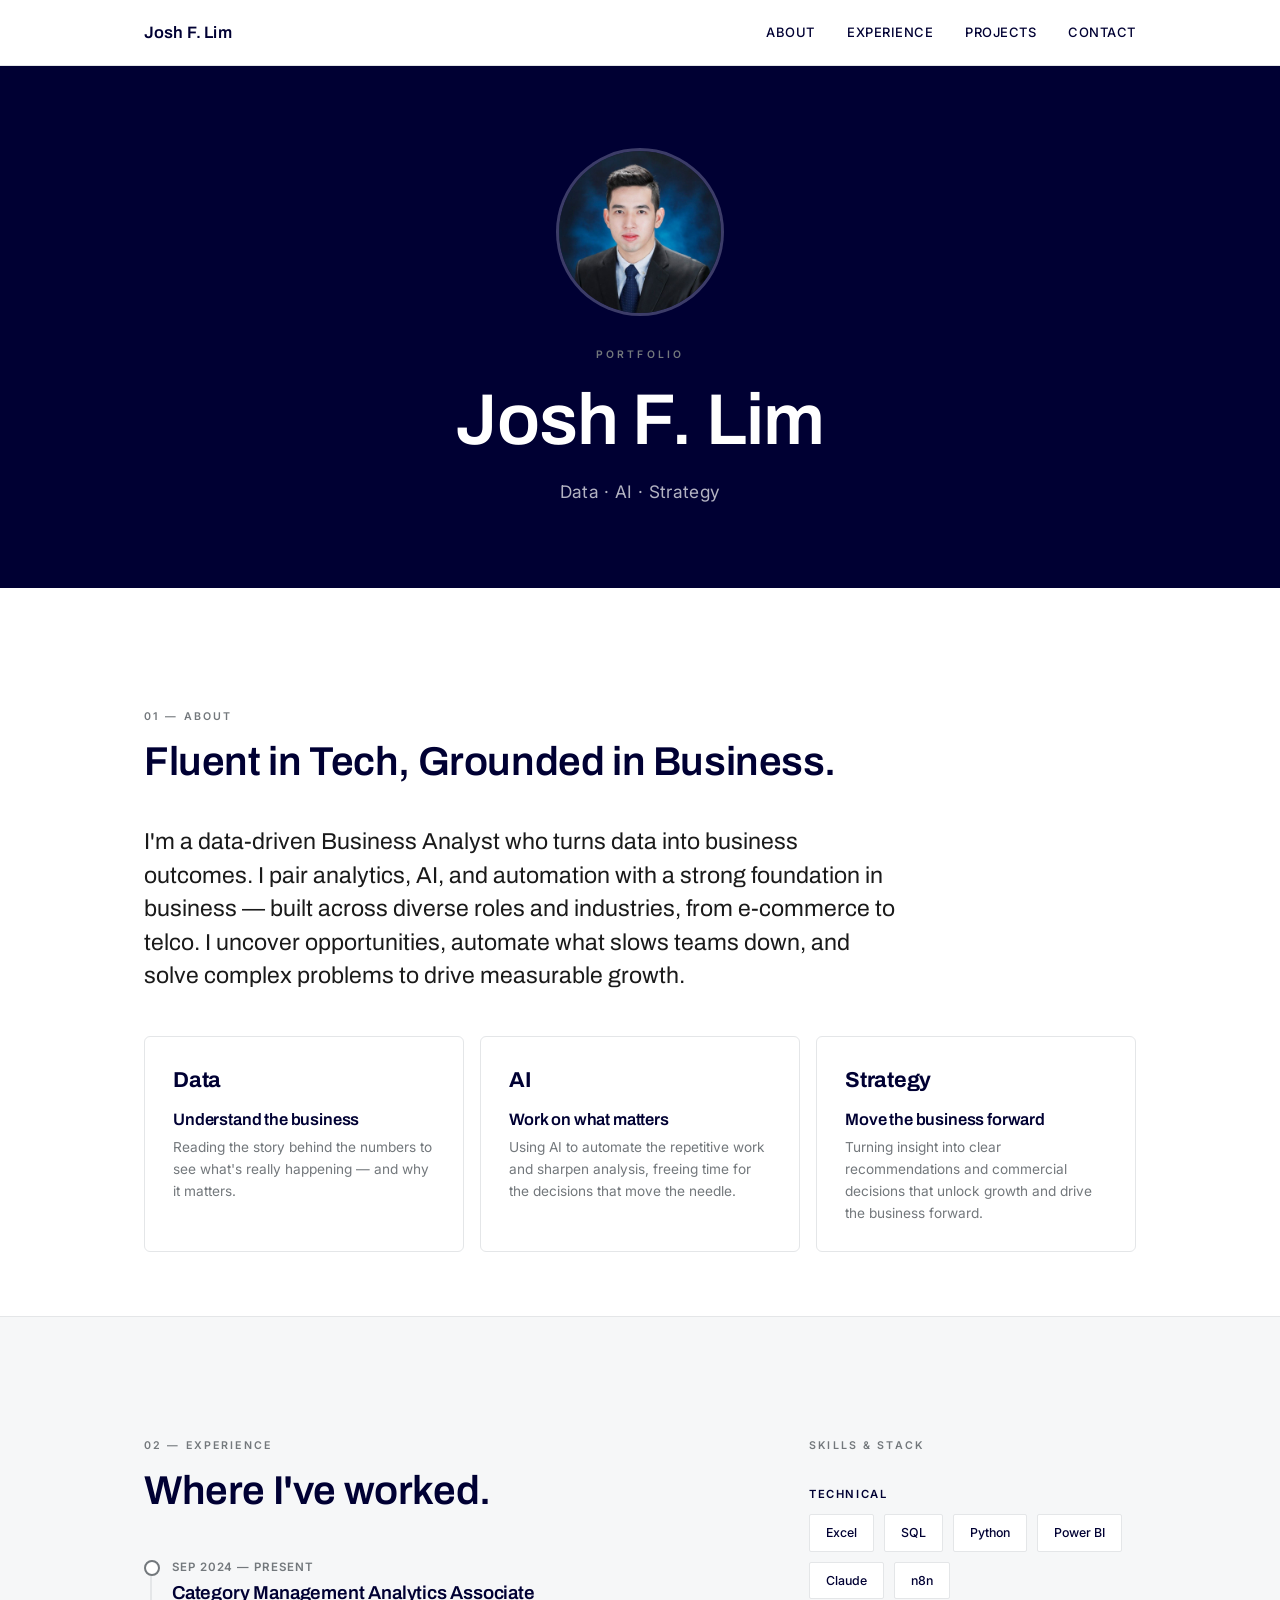
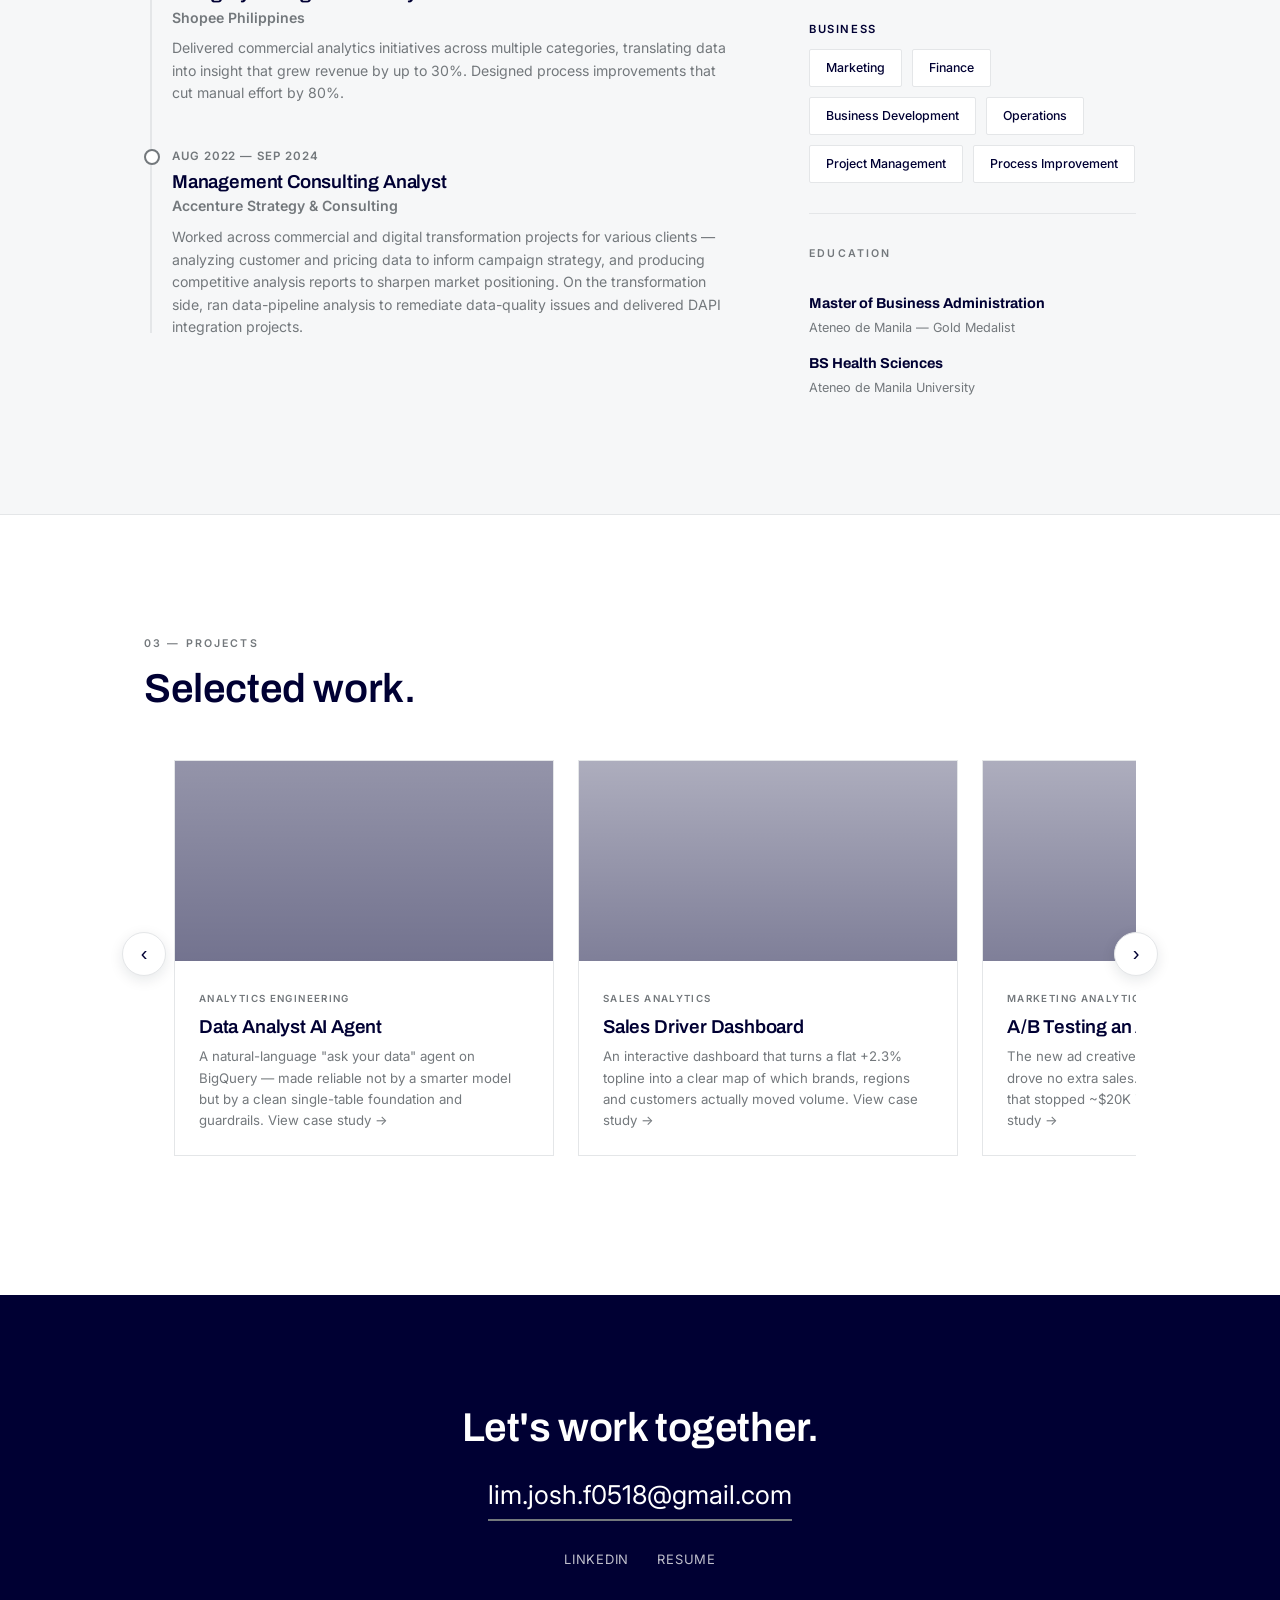
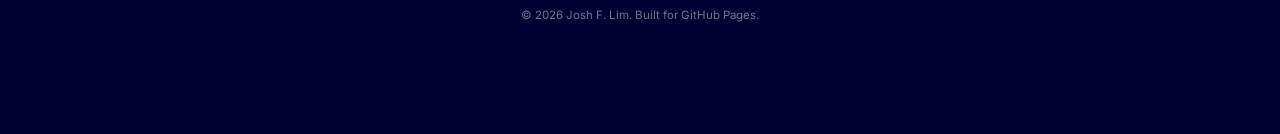
<file: index.html>
<!DOCTYPE html>
<html lang="en">
<head>
  <meta charset="UTF-8" />
  <meta name="viewport" content="width=device-width, initial-scale=1.0" />
  <title>Josh F. Lim — Portfolio</title>
  <meta name="description" content="Josh F. Lim — Data, AI &amp; Strategy. Demand forecasting and category strategy for e-commerce." />

  <!-- Fonts: serif display + clean sans (closest free pairing to McKinsey's Bower) -->
  <link rel="preconnect" href="https://fonts.googleapis.com" />
  <link rel="preconnect" href="https://fonts.gstatic.com" crossorigin />
  <link href="https://fonts.googleapis.com/css2?family=Archivo:wght@600;700&family=Inter:wght@400;500;600&display=swap" rel="stylesheet" />

  <link rel="stylesheet" href="styles.css" />
</head>
<body>

  <!-- ===== NAV ===== -->
  <header class="nav" id="nav">
    <div class="nav__inner">
      <a href="#hero" class="nav__brand">Josh&nbsp;F.&nbsp;Lim</a>
      <nav class="nav__links">
        <a href="#about">About</a>
        <a href="#experience">Experience</a>
        <a href="#projects">Projects</a>
        <a href="#contact">Contact</a>
      </nav>
      <button class="nav__toggle" id="navToggle" aria-label="Menu">☰</button>
    </div>
  </header>

  <!-- ===== 1. HERO / ABOUT ===== -->
  <section class="hero" id="hero">
    <div class="hero__inner reveal">
      <img class="hero__photo" src="assets/profile.jpg" alt="Josh F. Lim" onerror="this.style.background='#0a3d62';this.alt='';" />
      <p class="hero__eyebrow">Portfolio</p>
      <h1 class="hero__title">Josh F. Lim</h1>
      <p class="hero__role">Data&nbsp;· AI&nbsp;· Strategy</p>
    </div>
  </section>

  <section class="section section--about" id="about">
    <div class="container">
      <div class="section__head reveal">
        <span class="kicker">01 — About</span>
        <h2>Fluent in Tech, Grounded in Business.</h2>
      </div>
      <p class="lead reveal">
        I'm a data-driven Business Analyst who turns data into business
        outcomes. I pair analytics, AI, and automation with a strong foundation
        in business — built across diverse roles and industries, from e-commerce
        to telco. I uncover opportunities, automate what slows teams down, and
        solve complex problems to drive measurable growth.
      </p>

      <div class="pillars">
        <div class="pillar reveal">
          <span class="pillar__num">Data</span>
          <h3>Understand the business</h3>
          <p>Reading the story behind the numbers to see what's really happening — and why it matters.</p>
        </div>
        <div class="pillar reveal">
          <span class="pillar__num">AI</span>
          <h3>Work on what matters</h3>
          <p>Using AI to automate the repetitive work and sharpen analysis, freeing time for the decisions that move the needle.</p>
        </div>
        <div class="pillar reveal">
          <span class="pillar__num">Strategy</span>
          <h3>Move the business forward</h3>
          <p>Turning insight into clear recommendations and commercial decisions that unlock growth and drive the business forward.</p>
        </div>
      </div>
    </div>
  </section>

  <!-- ===== 2. EXPERIENCE + SKILLS ===== -->
  <section class="section section--exp" id="experience">
    <div class="container exp__grid">

      <div class="exp__main">
        <div class="section__head reveal">
          <span class="kicker">02 — Experience</span>
          <h2>Where I've worked.</h2>
        </div>

        <ol class="timeline">
          <li class="timeline__item reveal">
            <span class="timeline__year">Sep 2024 — Present</span>
            <h3>Category Management Analytics Associate</h3>
            <p class="timeline__org">Shopee Philippines</p>
            <p>Delivered commercial analytics initiatives across multiple categories, translating data into insight that grew revenue by up to 30%. Designed process improvements that cut manual effort by 80%.</p>
          </li>
          <li class="timeline__item reveal">
            <span class="timeline__year">Aug 2022 — Sep 2024</span>
            <h3>Management Consulting Analyst</h3>
            <p class="timeline__org">Accenture Strategy &amp; Consulting</p>
            <p>Worked across commercial and digital transformation projects for various clients — analyzing customer and pricing data to inform campaign strategy, and producing competitive analysis reports to sharpen market positioning. On the transformation side, ran data-pipeline analysis to remediate data-quality issues and delivered DAPI integration projects.</p>
          </li>
        </ol>
      </div>

      <aside class="exp__side reveal">
        <span class="kicker">Skills &amp; Stack</span>

        <div class="skill-group">
          <h4 class="skill-group__label">Technical</h4>
          <div class="skills">
            <span class="tag">Excel</span>
            <span class="tag">SQL</span>
            <span class="tag">Python</span>
            <span class="tag">Power BI</span>
            <span class="tag">Claude</span>
            <span class="tag">n8n</span>
          </div>
        </div>

        <div class="skill-group">
          <h4 class="skill-group__label">Business</h4>
          <div class="skills">
            <span class="tag">Marketing</span>
            <span class="tag">Finance</span>
            <span class="tag">Business Development</span>
            <span class="tag">Operations</span>
            <span class="tag">Project Management</span>
            <span class="tag">Process Improvement</span>
          </div>
        </div>

        <div class="edu">
          <span class="kicker">Education</span>
          <div class="edu__item">
            <h4>Master of Business Administration</h4>
            <p>Ateneo de Manila — Gold Medalist</p>
          </div>
          <div class="edu__item">
            <h4>BS Health Sciences</h4>
            <p>Ateneo de Manila University</p>
          </div>
        </div>
      </aside>

    </div>
  </section>

  <!-- ===== 3. PROJECTS (carousel) ===== -->
  <section class="section section--projects" id="projects">
    <div class="container">
      <div class="section__head reveal">
        <span class="kicker">03 — Projects</span>
        <h2>Selected work.</h2>
      </div>
    </div>

    <div class="carousel reveal">
      <button class="carousel__btn carousel__btn--prev" id="prevBtn" aria-label="Previous">‹</button>

      <div class="carousel__track" id="track">
        <a class="card" href="case-study-data-analyst-ai.html">
          <div class="card__img card__img--1" style="background-image:linear-gradient(rgba(0,0,51,0.42),rgba(0,0,51,0.55)),url('https://images.unsplash.com/photo-1600880292203-757bb62b4baf?auto=format&fit=crop&w=800&q=80'); background-size:cover; background-position:center;"></div>
          <div class="card__body">
            <span class="card__tag">Analytics Engineering</span>
            <h3>Data Analyst AI Agent</h3>
            <p>A natural-language "ask your data" agent on BigQuery — made reliable not by a smarter model but by a clean single-table foundation and guardrails. View case study →</p>
          </div>
        </a>
        <a class="card" href="case-study-sales-driver.html">
          <div class="card__img card__img--2" style="background-image:linear-gradient(rgba(0,0,51,0.32),rgba(0,0,51,0.5)),url('https://images.unsplash.com/photo-1521737604893-d14cc237f11d?auto=format&fit=crop&w=800&q=80'); background-size:cover; background-position:center;"></div>
          <div class="card__body">
            <span class="card__tag">Sales Analytics</span>
            <h3>Sales Driver Dashboard</h3>
            <p>An interactive dashboard that turns a flat +2.3% topline into a clear map of which brands, regions and customers actually moved volume. View case study →</p>
          </div>
        </a>
        <a class="card" href="case-study-marketing-analytics.html">
          <div class="card__img card__img--3" style="background-image:linear-gradient(rgba(0,0,51,0.32),rgba(0,0,51,0.5)),url('https://images.unsplash.com/photo-1522071820081-009f0129c71c?auto=format&fit=crop&w=800&q=80'); background-size:cover; background-position:center;"></div>
          <div class="card__body">
            <span class="card__tag">Marketing Analytics</span>
            <h3>A/B Testing an Ad Campaign</h3>
            <p>The new ad creative doubled click-through but drove no extra sales. A full-funnel significance test that stopped ~$20K in wasted ad spend. View case study →</p>
          </div>
        </a>
      </div>

      <button class="carousel__btn carousel__btn--next" id="nextBtn" aria-label="Next">›</button>
    </div>
  </section>

  <!-- ===== CONTACT / FOOTER ===== -->
  <footer class="footer" id="contact">
    <div class="container footer__inner reveal">
      <h2>Let's work together.</h2>
      <a class="footer__mail" href="mailto:lim.josh.f0518@gmail.com">lim.josh.f0518@gmail.com</a>
      <div class="footer__links">
        <a href="https://www.linkedin.com/in/joshflim/" target="_blank" rel="noopener">LinkedIn</a>
        <a href="#" target="_blank" rel="noopener">Resume</a>
      </div>
      <p class="footer__copy">© <span id="year"></span> Josh F. Lim. Built for GitHub Pages.</p>
    </div>
  </footer>

  <script src="script.js"></script>
</body>
</html>
</file>
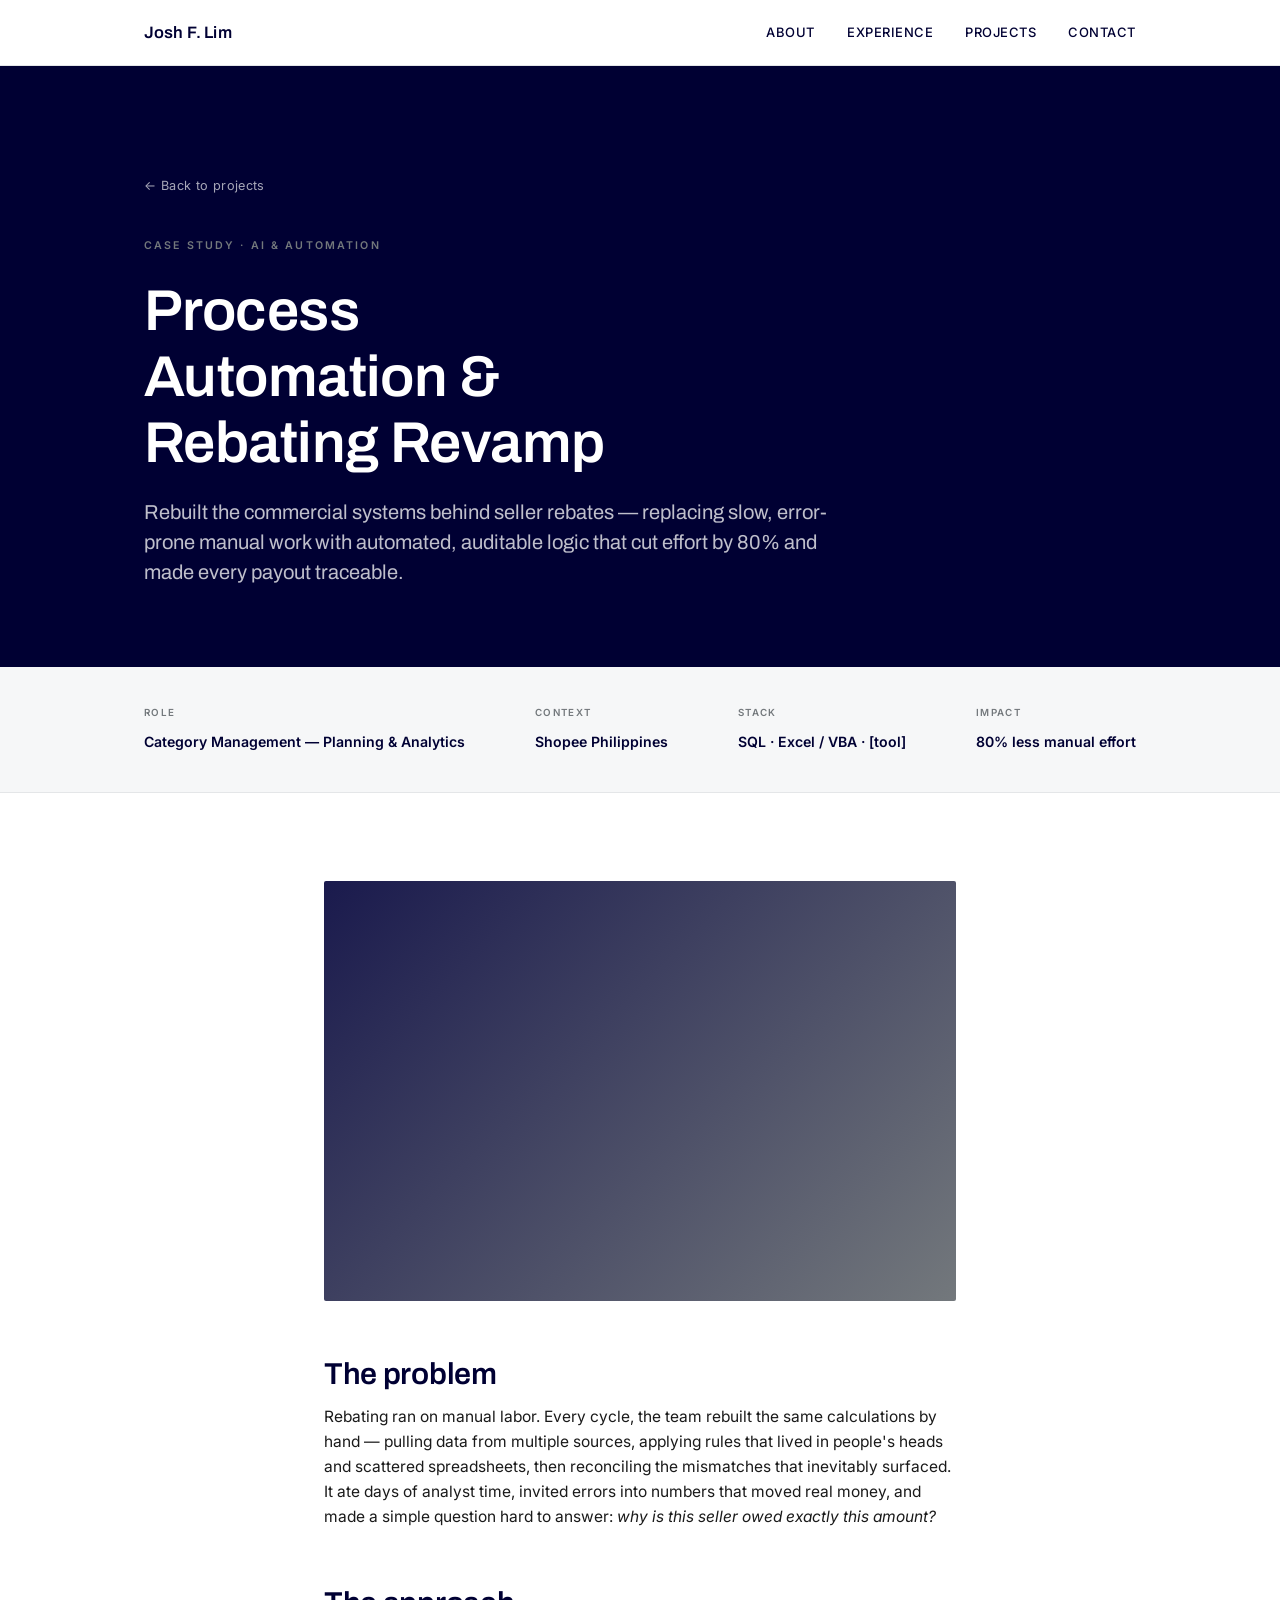
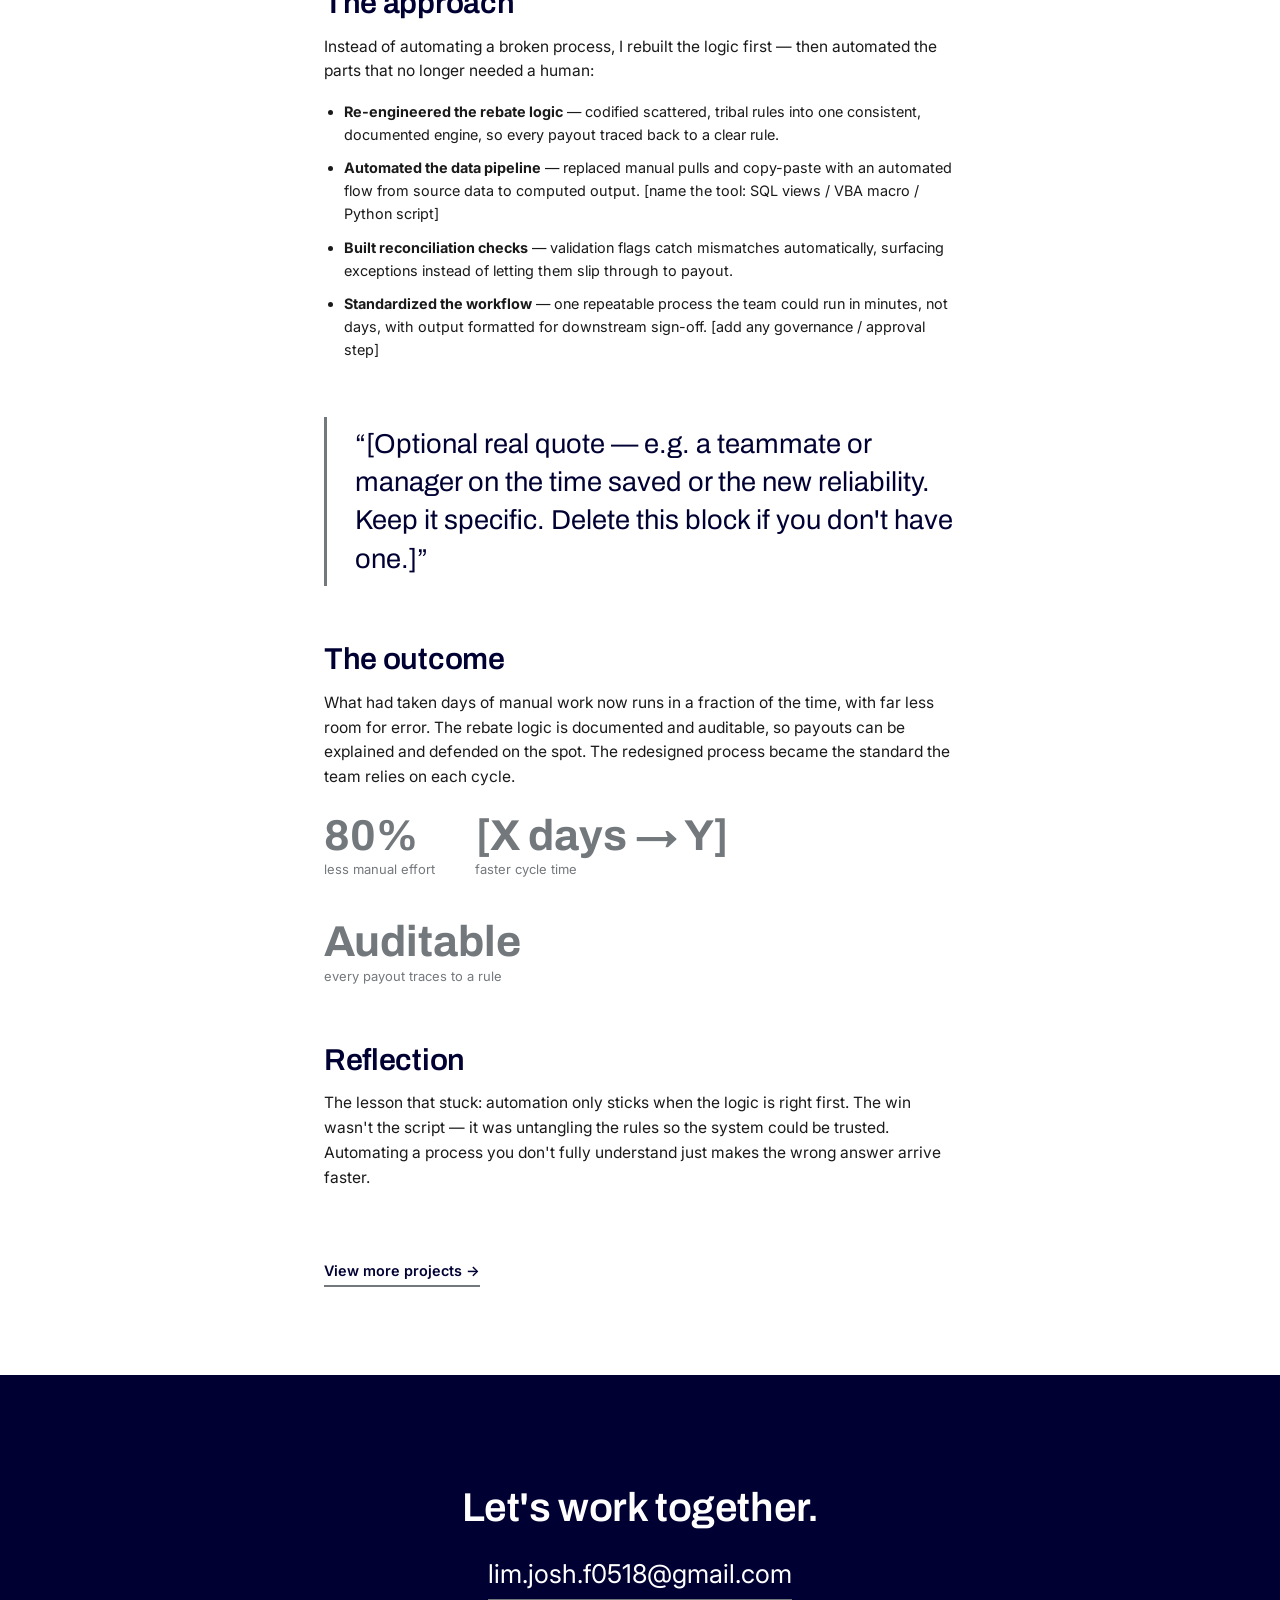
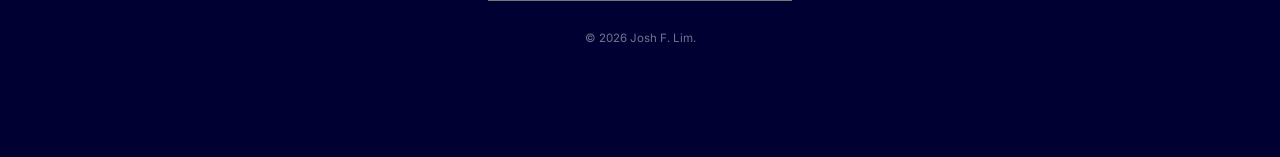
<file: case-study-automation.html>
<!DOCTYPE html>
<html lang="en">
<head>
  <meta charset="UTF-8" />
  <meta name="viewport" content="width=device-width, initial-scale=1.0" />
  <title>Case Study — Process Automation &amp; Rebating Revamp</title>
  <meta name="description" content="Case study: rebuilding the commercial systems behind seller rebates at Shopee — automated logic that cut manual effort by 80% and made every payout traceable." />

  <link rel="preconnect" href="https://fonts.googleapis.com" />
  <link rel="preconnect" href="https://fonts.gstatic.com" crossorigin />
  <link href="https://fonts.googleapis.com/css2?family=Archivo:wght@600;700&family=Inter:wght@400;500;600&display=swap" rel="stylesheet" />

  <link rel="stylesheet" href="styles.css" />
  <link rel="stylesheet" href="case-study.css" />
</head>
<body>

  <header class="nav">
    <div class="nav__inner">
      <a href="index.html" class="nav__brand">Josh&nbsp;F.&nbsp;Lim</a>
      <nav class="nav__links">
        <a href="index.html#about">About</a>
        <a href="index.html#experience">Experience</a>
        <a href="index.html#projects">Projects</a>
        <a href="index.html#contact">Contact</a>
      </nav>
    </div>
  </header>

  <section class="cs-hero">
    <div class="container">
      <a class="cs-back" href="index.html#projects">← Back to projects</a>
      <span class="kicker">Case Study · AI &amp; Automation</span>
      <h1>Process Automation &amp; Rebating Revamp</h1>
      <p class="cs-hero__sub">Rebuilt the commercial systems behind seller rebates — replacing slow, error-prone manual work with automated, auditable logic that cut effort by 80% and made every payout traceable.</p>
    </div>
  </section>

  <section class="cs-meta">
    <div class="container cs-meta__grid">
      <div><span>Role</span><p>Category Management — Planning &amp; Analytics</p></div>
      <div><span>Context</span><p>Shopee Philippines</p></div>
      <div><span>Stack</span><p>SQL · Excel / VBA · [tool]</p></div>
      <div><span>Impact</span><p>80% less manual effort</p></div>
    </div>
  </section>

  <article class="cs-body container">

    <div class="cs-figure cs-figure--lead"></div>

    <section class="cs-block">
      <h2>The problem</h2>
      <p>Rebating ran on manual labor. Every cycle, the team rebuilt the same calculations by hand — pulling data from multiple sources, applying rules that lived in people's heads and scattered spreadsheets, then reconciling the mismatches that inevitably surfaced. It ate days of analyst time, invited errors into numbers that moved real money, and made a simple question hard to answer: <em>why is this seller owed exactly this amount?</em></p>
    </section>

    <section class="cs-block">
      <h2>The approach</h2>
      <p>Instead of automating a broken process, I rebuilt the logic first — then automated the parts that no longer needed a human:</p>
      <ul class="cs-list">
        <li><strong>Re-engineered the rebate logic</strong> — codified scattered, tribal rules into one consistent, documented engine, so every payout traced back to a clear rule.</li>
        <li><strong>Automated the data pipeline</strong> — replaced manual pulls and copy-paste with an automated flow from source data to computed output. [name the tool: SQL views / VBA macro / Python script]</li>
        <li><strong>Built reconciliation checks</strong> — validation flags catch mismatches automatically, surfacing exceptions instead of letting them slip through to payout.</li>
        <li><strong>Standardized the workflow</strong> — one repeatable process the team could run in minutes, not days, with output formatted for downstream sign-off. [add any governance / approval step]</li>
      </ul>
    </section>

    <blockquote class="cs-quote">
      &ldquo;[Optional real quote — e.g. a teammate or manager on the time saved or the new reliability. Keep it specific. Delete this block if you don't have one.]&rdquo;
    </blockquote>

    <section class="cs-block">
      <h2>The outcome</h2>
      <p>What had taken days of manual work now runs in a fraction of the time, with far less room for error. The rebate logic is documented and auditable, so payouts can be explained and defended on the spot. The redesigned process became the standard the team relies on each cycle.</p>
      <div class="cs-metrics">
        <div class="cs-metric"><strong>80%</strong><span>less manual effort</span></div>
        <div class="cs-metric"><strong>[X days → Y]</strong><span>faster cycle time</span></div>
        <div class="cs-metric"><strong>Auditable</strong><span>every payout traces to a rule</span></div>
      </div>
    </section>

    <section class="cs-block">
      <h2>Reflection</h2>
      <p>The lesson that stuck: automation only sticks when the logic is right first. The win wasn't the script — it was untangling the rules so the system could be trusted. Automating a process you don't fully understand just makes the wrong answer arrive faster.</p>
    </section>

    <a class="cs-next" href="index.html#projects">View more projects →</a>
  </article>

  <footer class="footer">
    <div class="container footer__inner">
      <h2>Let's work together.</h2>
      <a class="footer__mail" href="mailto:lim.josh.f0518@gmail.com">lim.josh.f0518@gmail.com</a>
      <p class="footer__copy">© <span id="year"></span> Josh F. Lim.</p>
    </div>
  </footer>

  <script>document.getElementById('year').textContent = new Date().getFullYear();</script>
</body>
</html>
</file>
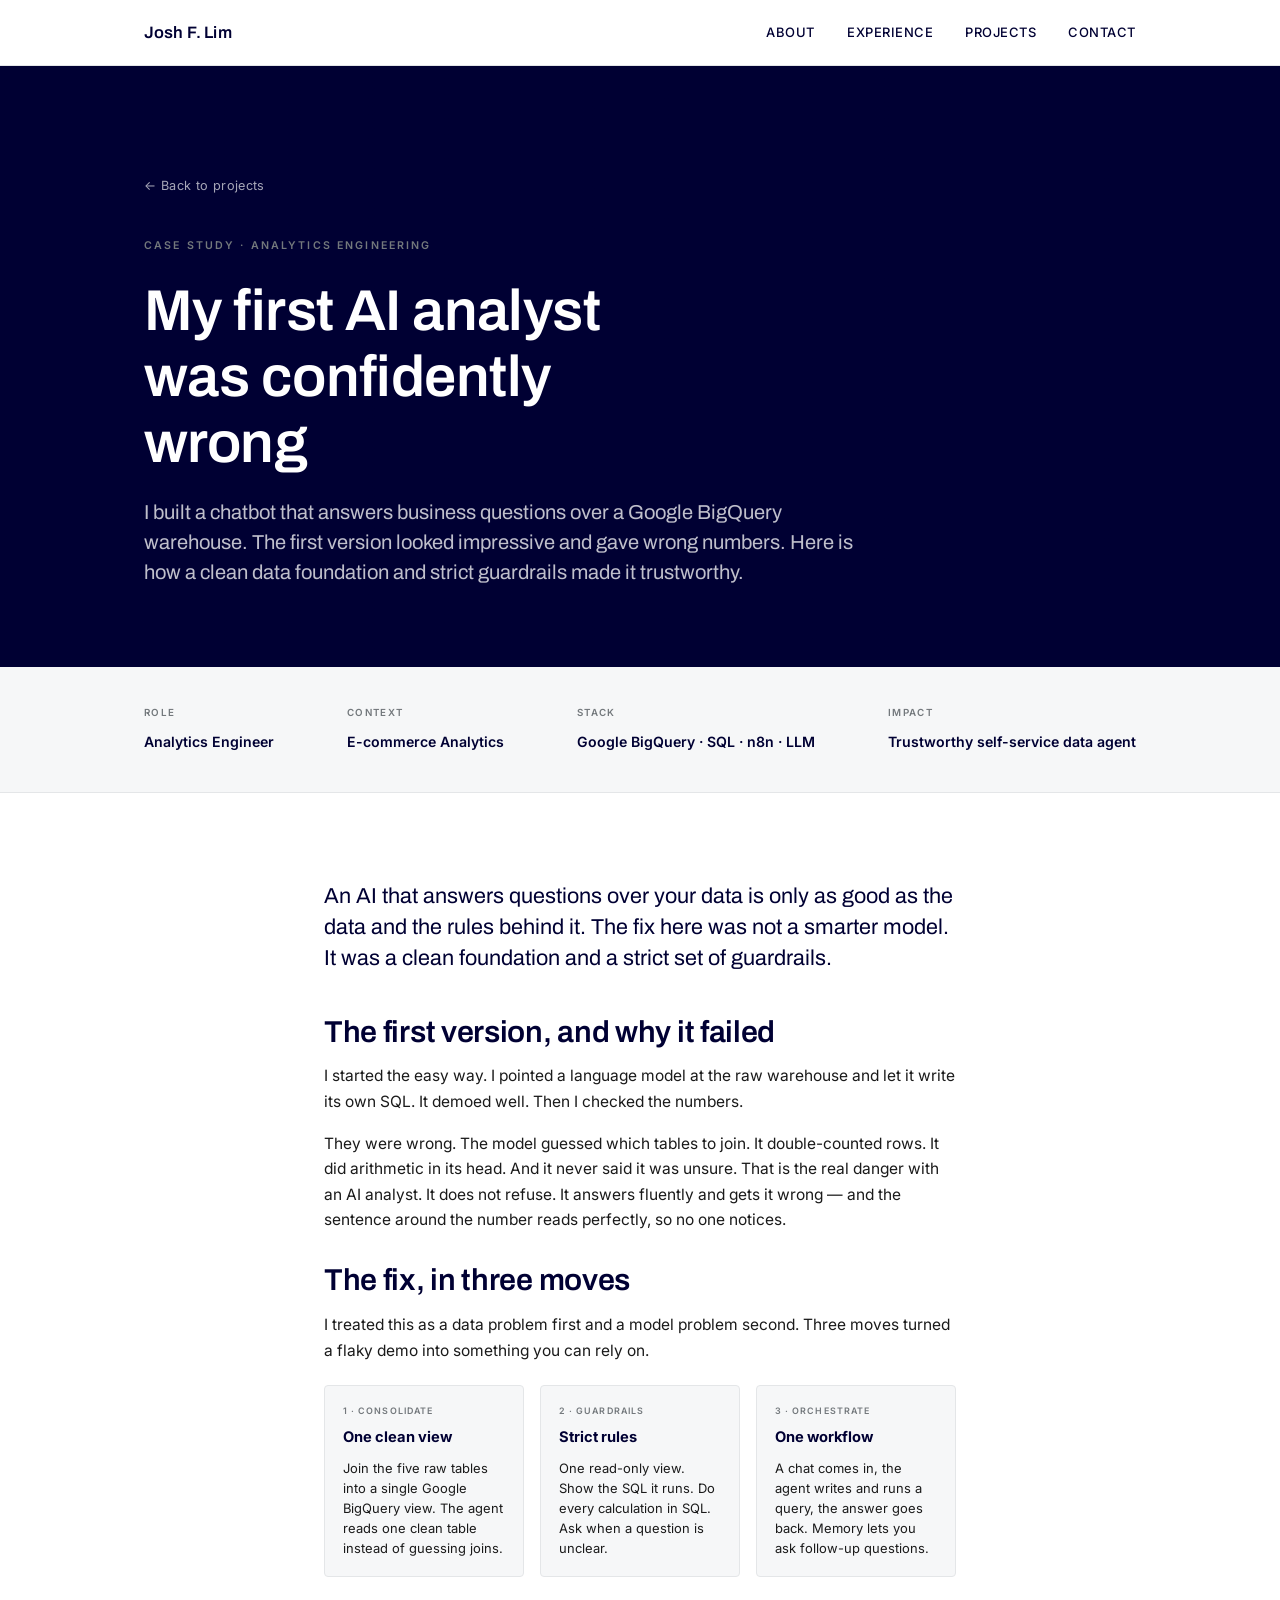
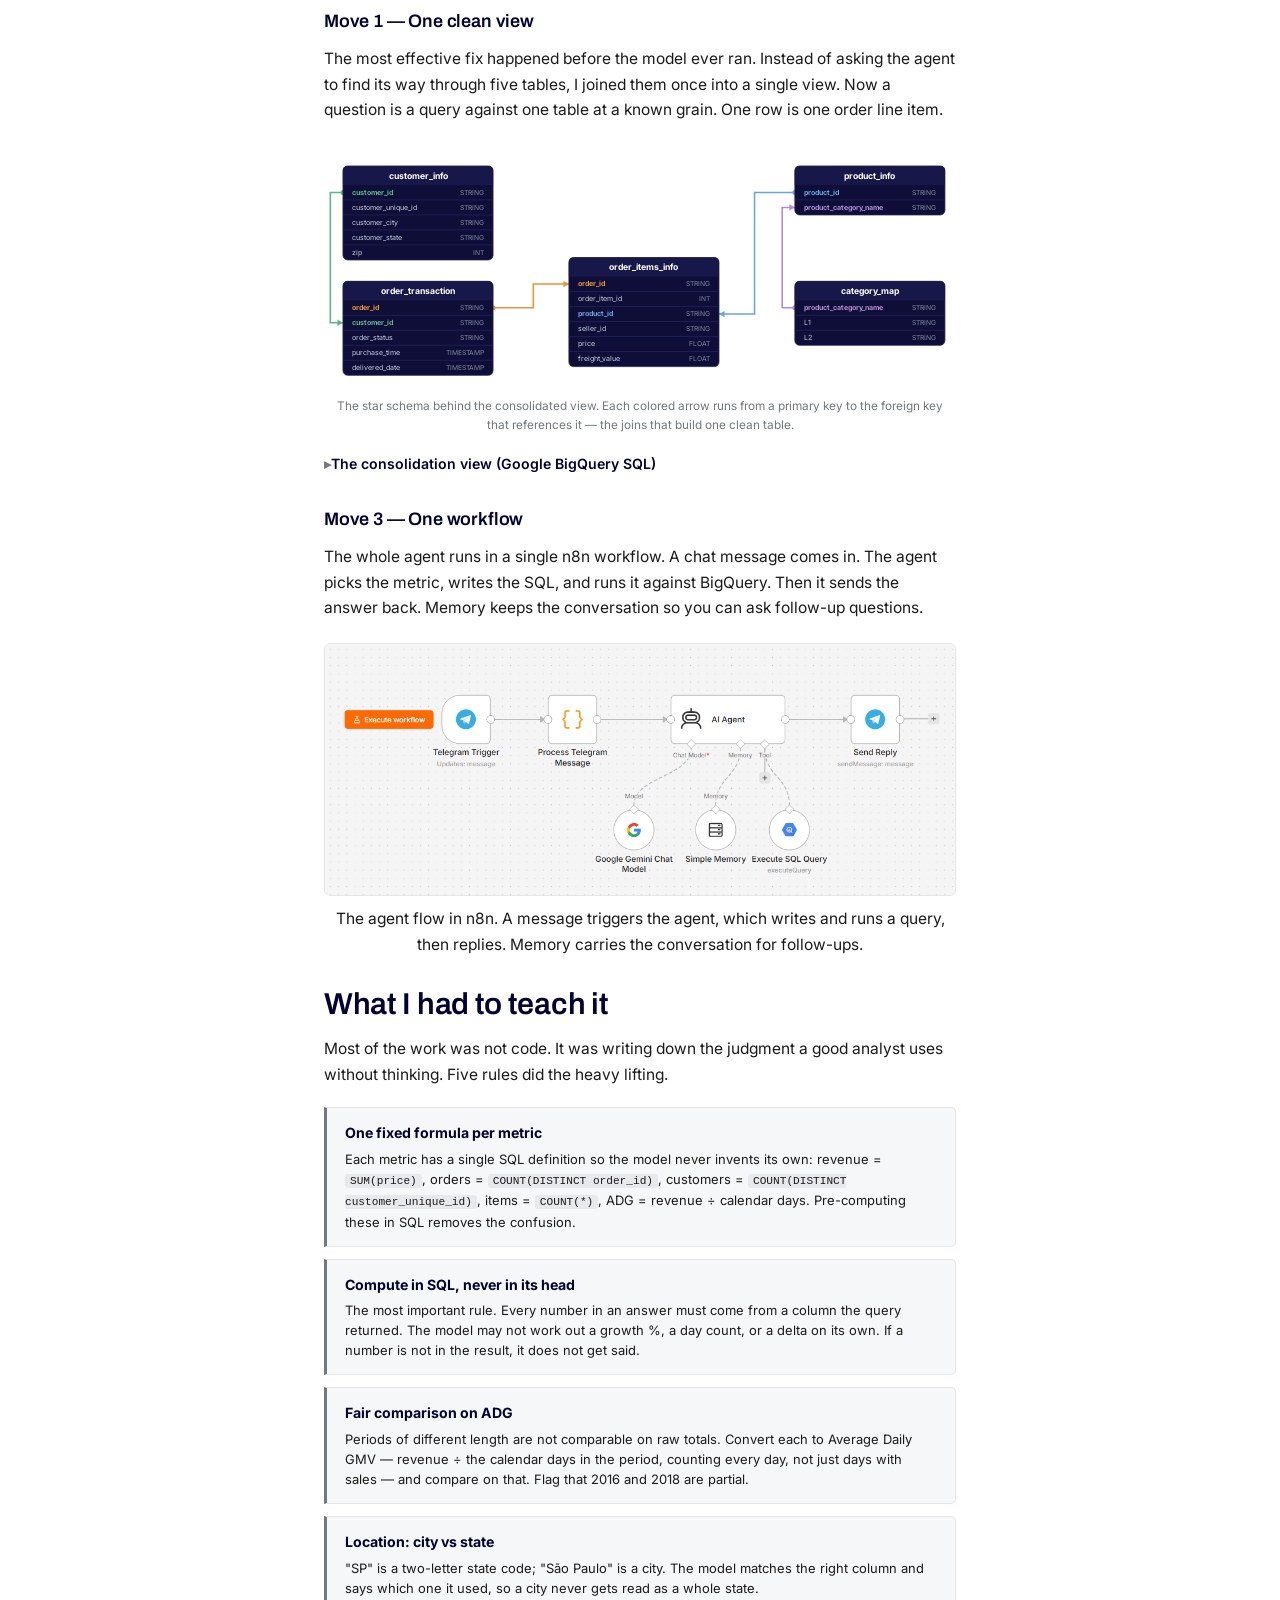
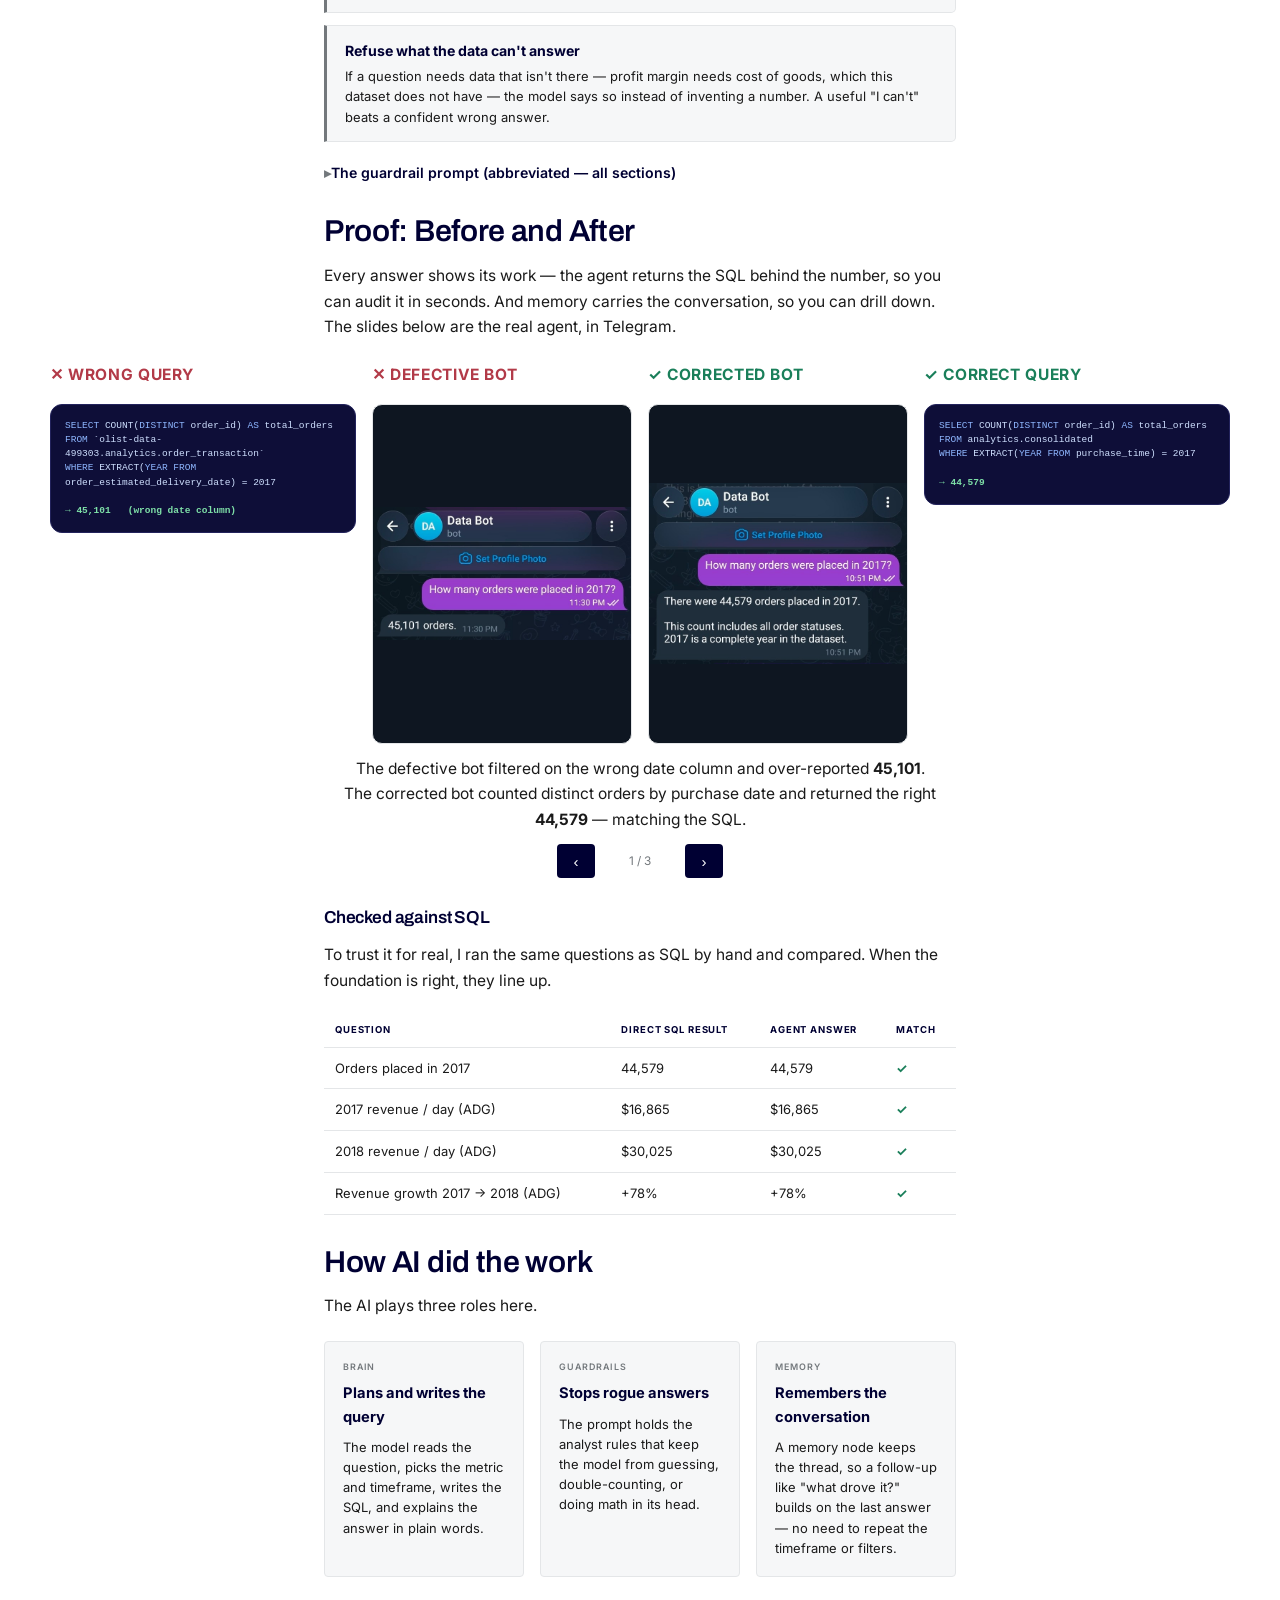
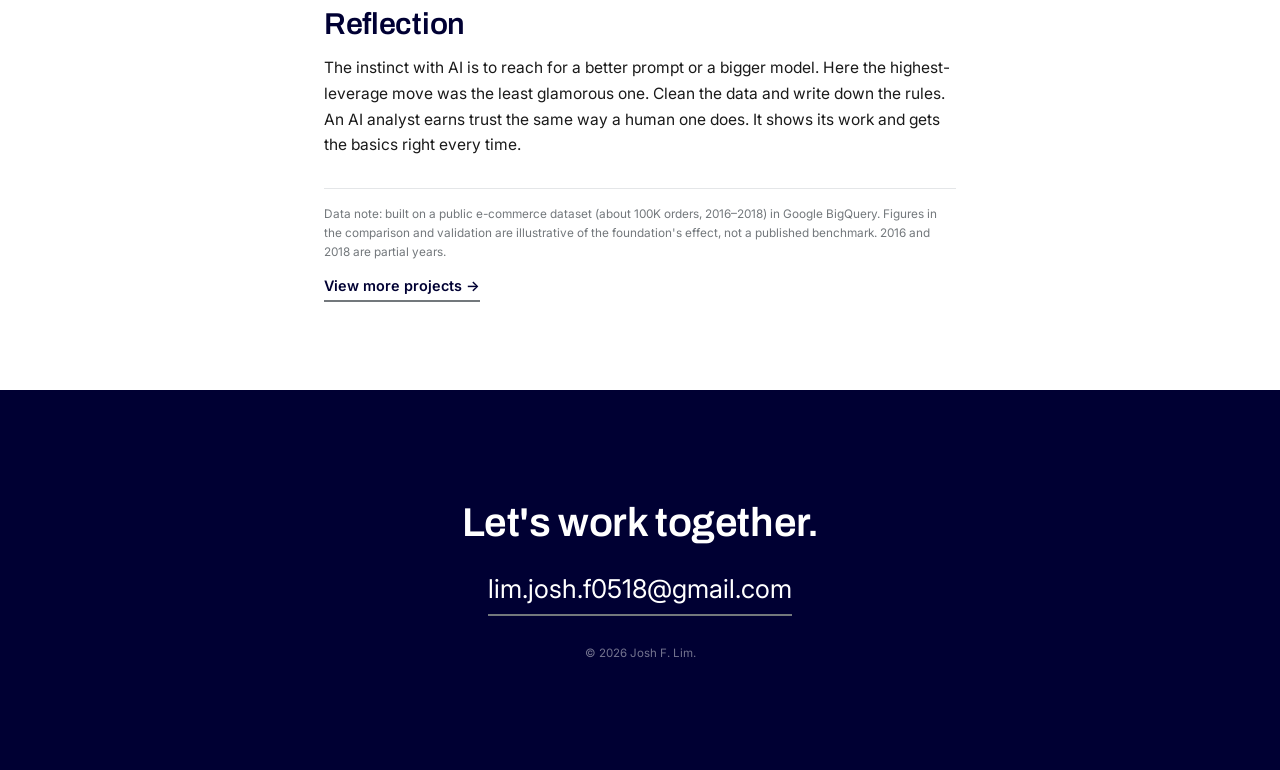
<file: case-study-data-analyst-ai.html>
<!DOCTYPE html>
<html lang="en">
<head>
  <meta charset="UTF-8" />
  <meta name="viewport" content="width=device-width, initial-scale=1.0" />
  <title>Case Study — Data Analyst AI Agent</title>
  <meta name="description" content="A natural-language data analyst agent on Google BigQuery. The first version was confidently wrong. A clean data foundation and a strict set of guardrails made it trustworthy." />

  <link rel="preconnect" href="https://fonts.googleapis.com" />
  <link rel="preconnect" href="https://fonts.gstatic.com" crossorigin />
  <link href="https://fonts.googleapis.com/css2?family=Archivo:wght@600;700&family=Inter:wght@400;500;600&display=swap" rel="stylesheet" />

  <link rel="stylesheet" href="styles.css" />
  <link rel="stylesheet" href="case-study.css" />

  <style>
    .cs-thesis { font-family: var(--serif); font-size: clamp(1.2rem, 2.6vw, 1.5rem); color: var(--navy); line-height: 1.45; margin: 0 0 clamp(28px, 4vw, 40px); }
    .cs-block { margin-bottom: 30px; }
    .cs-block p { margin-bottom: 16px; line-height: 1.65; } .cs-block p:last-child { margin-bottom: 0; }
    .cs-block h2 { margin-top: 6px; }

    .cs-tier { display: grid; grid-template-columns: repeat(3, 1fr); gap: 16px; margin: 22px 0; align-items: stretch; }
    .cs-tier-card { background: var(--paper); border: 1px solid var(--line); border-radius: 4px; padding: 18px; display: flex; flex-direction: column; }
    .cs-tier-card span { display: block; text-transform: uppercase; letter-spacing: 0.12em; font-size: 0.62rem; color: var(--blue); font-weight: 600; margin-bottom: 8px; }
    .cs-tier-card h4 { color: var(--navy); font-size: 1.02rem; margin: 0 0 8px; }
    .cs-tier-card p { font-size: 0.9rem; color: var(--ink); margin: 0; line-height: 1.55; }

    .cs-table { width: 100%; border-collapse: collapse; margin: 18px 0; font-size: 0.9rem; }
    .cs-table th, .cs-table td { text-align: left; padding: 10px 11px; border-bottom: 1px solid var(--line); vertical-align: top; }
    .cs-table th { color: var(--navy); font-size: 0.66rem; text-transform: uppercase; letter-spacing: 0.09em; }
    .cs-table td.match { color: #1A7F5A; font-weight: 700; }
    .fm-table td:first-child { color: #B23A48; font-weight: 600; width: 42%; }
    .fm-table td:last-child { color: var(--ink); }

    .cs-callout { background: var(--paper); border-left: 3px solid var(--blue); padding: 16px 22px; margin: 22px 0; border-radius: 0 4px 4px 0; }
    .cs-callout p { font-size: 1rem; color: var(--ink); margin: 0; }

    .cs-figure-cap { text-align: center; color: var(--grey); font-size: 0.82rem; margin: 10px auto 0; max-width: 620px; }
    .cs-foot { margin-top: 22px; padding-top: 16px; border-top: 1px solid var(--line); color: var(--grey); font-size: 0.82rem; }

    .cs-code { margin-top: 18px; }
    .cs-code summary { cursor: pointer; color: var(--navy); font-weight: 600; font-size: 0.98rem; list-style: none; }
    .cs-code summary::before { content: "\25B8 "; color: var(--blue); } .cs-code[open] summary::before { content: "\25BE "; }
    .cs-code pre { background: var(--navy); color: #E8E8F0; border-radius: 6px; padding: 22px; overflow-x: auto; font-size: 0.75rem; line-height: 1.5; margin-top: 14px; white-space: pre-wrap; }
    .cs-code pre.sql { white-space: pre; }
    .cs-code .kw { color: #8FB7FF; } .cs-code .lbl { color: #C9A6FF; font-weight: 700; }

    .schema { margin: 24px auto 6px; max-width: 760px; }
    .schema svg { width: 100%; height: auto; display: block; }

    .flow-fig { margin: 22px 0 6px; border: 1px solid var(--line); border-radius: 6px; overflow: hidden; background: var(--paper); }
    .flow-fig img { width: 100%; height: auto; display: block; }

    /* chat */
    .chat-cols { display: grid; grid-template-columns: 1fr 1fr; gap: 18px; margin: 22px 0 6px; }
    .chat { border: 1px solid var(--line); border-radius: 8px; overflow: hidden; background: #fff; display: flex; flex-direction: column; }
    .chat--single { max-width: 560px; margin: 22px auto 6px; }
    .chat__head { padding: 11px 16px; font-size: 0.74rem; font-weight: 700; letter-spacing: 0.04em; }
    .chat__head small { display: block; font-weight: 500; font-size: 0.68rem; opacity: 0.85; margin-top: 2px; letter-spacing: 0; }
    .chat--naive .chat__head { background: #FBEDED; color: #B23A48; border-bottom: 1px solid #F0D6D6; }
    .chat--hard .chat__head { background: #E9F3EE; color: #1A7F5A; border-bottom: 1px solid #D4E8DC; }
    .chat--plain .chat__head { background: var(--navy); color: #fff; }
    .chat__body { padding: 14px 14px 16px; display: flex; flex-direction: column; gap: 10px; }
    .bubble { max-width: 88%; padding: 9px 13px; border-radius: 12px; font-size: 0.86rem; line-height: 1.45; }
    .bubble--user { align-self: flex-end; background: var(--navy); color: #fff; border-bottom-right-radius: 3px; }
    .bubble--bot { align-self: flex-start; background: var(--paper); color: var(--ink); border: 1px solid var(--line); border-bottom-left-radius: 3px; }
    .bubble--bot .verdict { display: inline-block; margin-top: 6px; font-size: 0.72rem; font-weight: 700; }
    .chat--naive .verdict { color: #B23A48; } .chat--hard .verdict { color: #1A7F5A; }
    .bubble .sqlrun { display:block; margin:6px 0; padding:7px 9px; background:var(--navy); color:#cfe0ff; border-radius:6px; font-family:ui-monospace,Menlo,Consolas,monospace; font-size:0.74rem; line-height:1.4; white-space:pre-wrap; }
    .bubble .sqlnote { display:block; margin-top:6px; font-size:0.74rem; color: var(--grey); }

    /* focused guardrails */
    .gr-list { list-style: none; margin: 20px 0; padding: 0; display: grid; gap: 12px; }
    .gr-list li { background: var(--paper); border: 1px solid var(--line); border-left: 3px solid var(--blue); border-radius: 0 5px 5px 0; padding: 14px 18px; }
    .gr-list h4 { margin: 0 0 4px; color: var(--navy); font-size: 0.98rem; }
    .gr-list p { margin: 0; font-size: 0.9rem; color: var(--ink); line-height: 1.55; }
    .gr-list code { background: rgba(0,0,51,0.06); padding: 1px 5px; border-radius: 3px; font-size: 0.86em; }

    /* Telegram-style chat + carousel */
    .tgc { position: relative; left: 50%; transform: translateX(-50%); width: min(1180px, 95vw); margin: 22px 0 6px; }
    .tgc__slide { display: none; } .tgc__slide.active { display: block; }
    /* 4-column comparison: wrong SQL | wrong img | correct img | correct SQL */
    .tg4 { display: grid; grid-template-columns: 1fr 0.85fr 0.85fr 1fr; gap: 16px; align-items: start; }
    .tg4 > div { min-width: 0; display: flex; flex-direction: column; }
    .tg4 .tg-lbl { min-height: 1.1em; }
    .tg4 .tg-shot { width: 100%; height: 340px; object-fit: contain; background: #0e1621; border: 1px solid var(--line); border-radius: 10px; display: block; }
    @media (max-width: 1000px) { .tg4 { grid-template-columns: 1fr 1fr; } }
    @media (max-width: 560px) { .tg4 { grid-template-columns: 1fr; } .tg4 .tg-shot { height: auto; max-width: 360px; } }
    .tg-grid { display: grid; grid-template-columns: 1fr 1fr; gap: 16px; align-items: start; }
    .tg-lbl { font-size: 0.72rem; font-weight: 700; letter-spacing: 0.04em; text-transform: uppercase; margin: 0 0 7px; }
    .tg-lbl.bad { color: #B23A48; } .tg-lbl.good { color: #1A7F5A; }
    .tg { background: #0e1621; border: 1px solid #1c2a39; border-radius: 12px; padding: 12px 12px 14px; }
    .tg__hdr { display: flex; align-items: center; gap: 9px; padding: 2px 2px 11px; border-bottom: 1px solid rgba(255,255,255,0.06); margin-bottom: 11px; }
    .tg__av { width: 30px; height: 30px; border-radius: 50%; background: #5aa9e6; color: #fff; display: grid; place-items: center; font-size: 0.64rem; font-weight: 700; flex: none; }
    .tg--bad .tg__av { background: #c0506a; }
    .tg__name { color: #fff; font-weight: 700; font-size: 0.82rem; line-height: 1.15; }
    .tg__sub { color: #7d8e9e; font-size: 0.68rem; }
    .tg__msgs { display: flex; flex-direction: column; gap: 8px; }
    .tg-msg { max-width: 90%; padding: 8px 11px; font-size: 0.82rem; line-height: 1.45; border-radius: 12px; white-space: pre-line; }
    .tg-in { background: #182533; color: #e7eef5; align-self: flex-start; border-bottom-left-radius: 4px; }
    .tg-out { background: #2b5278; color: #fff; align-self: flex-end; border-bottom-right-radius: 4px; }
    .tg-msg b { color: #fff; font-weight: 700; }
    .tg-sql { background: #0e0e38; border: 1px solid #23235c; border-radius: 12px; padding: 14px 14px; font-family: ui-monospace,Menlo,Consolas,monospace; font-size: 0.66rem; line-height: 1.5; color: #cfe0ff; white-space: pre-wrap; overflow-wrap: break-word; }
    .tg-sql .kw { color: #8FB7FF; } .tg-sql .res { color: #7ee0a8; font-weight: 700; }
    /* 3-column proof slide: wrong | real screenshot | SQL */
    .tg3 { display: grid; grid-template-columns: 1fr 0.82fr 1fr; gap: 14px; align-items: start; }
    .tg3 > div { min-width: 0; }
    .tg-shot { width: 100%; height: auto; display: block; border-radius: 10px; border: 1px solid var(--line); }
    .tg-lbl.real { color: var(--navy); }
    @media (max-width: 820px) { .tg3 { grid-template-columns: 1fr; } .tg3 .tg-shot { max-width: 360px; } }
    .tgc__nav { display: flex; align-items: center; justify-content: center; gap: 18px; margin-top: 12px; }
    .tgc__nav button { background: var(--navy); color: #fff; border: none; border-radius: 4px; width: 38px; height: 34px; cursor: pointer; font-size: 1.05rem; line-height: 1; }
    .tgc__nav button:hover { background: #15155f; }
    .tgc__count { color: var(--grey); font-size: 0.82rem; min-width: 54px; text-align: center; }
    .tgc__cap { text-align: center; color: var(--grey); font-size: 0.82rem; margin: 12px auto 0; max-width: 600px; }

    @media (max-width: 760px) { .cs-tier { grid-template-columns: 1fr; } .chat-cols, .tg-grid { grid-template-columns: 1fr; } .fm-table td:first-child { width: auto; } }
  </style>
</head>
<body>

  <header class="nav">
    <div class="nav__inner">
      <a href="index.html" class="nav__brand">Josh&nbsp;F.&nbsp;Lim</a>
      <nav class="nav__links">
        <a href="index.html#about">About</a>
        <a href="index.html#experience">Experience</a>
        <a href="index.html#projects">Projects</a>
        <a href="index.html#contact">Contact</a>
      </nav>
    </div>
  </header>

  <section class="cs-hero" style="background-image: linear-gradient(to right, rgba(0,0,51,0.94), rgba(0,0,51,0.6)), url('https://images.unsplash.com/photo-1526374965328-7f61d4dc18c5?auto=format&amp;fit=crop&amp;w=1600&amp;q=80'); background-size: cover; background-position: center;">
    <div class="container">
      <a class="cs-back" href="index.html#projects">← Back to projects</a>
      <span class="kicker">Case Study · Analytics Engineering</span>
      <h1>My first AI analyst was confidently wrong</h1>
      <p class="cs-hero__sub">I built a chatbot that answers business questions over a Google BigQuery warehouse. The first version looked impressive and gave wrong numbers. Here is how a clean data foundation and strict guardrails made it trustworthy.</p>
    </div>
  </section>

  <section class="cs-meta">
    <div class="container cs-meta__grid">
      <div><span>Role</span><p>Analytics Engineer</p></div>
      <div><span>Context</span><p>E-commerce Analytics</p></div>
      <div><span>Stack</span><p>Google BigQuery · SQL · n8n · LLM</p></div>
      <div><span>Impact</span><p>Trustworthy self-service data agent</p></div>
    </div>
  </section>

  <article class="cs-body container">

    <p class="cs-thesis">An AI that answers questions over your data is only as good as the data and the rules behind it. The fix here was not a smarter model. It was a clean foundation and a strict set of guardrails.</p>

    <section class="cs-block">
      <h2>The first version, and why it failed</h2>
      <p>I started the easy way. I pointed a language model at the raw warehouse and let it write its own SQL. It demoed well. Then I checked the numbers.</p>
      <p>They were wrong. The model guessed which tables to join. It double-counted rows. It did arithmetic in its head. And it never said it was unsure. That is the real danger with an AI analyst. It does not refuse. It answers fluently and gets it wrong — and the sentence around the number reads perfectly, so no one notices.</p>
    </section>

    <section class="cs-block">
      <h2>The fix, in three moves</h2>
      <p>I treated this as a data problem first and a model problem second. Three moves turned a flaky demo into something you can rely on.</p>

      <div class="cs-tier">
        <div class="cs-tier-card">
          <span>1 · Consolidate</span>
          <h4>One clean view</h4>
          <p>Join the five raw tables into a single Google BigQuery view. The agent reads one clean table instead of guessing joins.</p>
        </div>
        <div class="cs-tier-card">
          <span>2 · Guardrails</span>
          <h4>Strict rules</h4>
          <p>One read-only view. Show the SQL it runs. Do every calculation in SQL. Ask when a question is unclear.</p>
        </div>
        <div class="cs-tier-card">
          <span>3 · Orchestrate</span>
          <h4>One workflow</h4>
          <p>A chat comes in, the agent writes and runs a query, the answer goes back. Memory lets you ask follow-up questions.</p>
        </div>
      </div>

      <h2 style="font-size:1.25rem; margin-top:34px;">Move 1 — One clean view</h2>
      <p>The most effective fix happened before the model ever ran. Instead of asking the agent to find its way through five tables, I joined them once into a single view. Now a question is a query against one table at a known grain. One row is one order line item.</p>

      <figure class="schema">
        <svg viewBox="0 0 800 304" xmlns="http://www.w3.org/2000/svg" role="img" aria-label="Star schema: order_items_info in the center, linked by primary and foreign keys"><style>.er-box{fill:#0e0e38;stroke:#23235c;stroke-width:1;}.er-hd{fill:#17174a;}.er-title{fill:#fff;font-family:var(--sans);font-weight:700;font-size:11px;}.er-n{fill:#c7cdda;font-family:var(--sans);font-size:9px;}.er-t{fill:#7f879b;font-family:var(--sans);font-size:8.5px;}.er-div{stroke:#23235c;stroke-width:1;}</style><path d="M310 173.5 H265 V203.5 H214" fill="none" stroke="#E8943A" stroke-width="2"/><circle cx="214" cy="203.5" r="3.2" fill="#E8943A"/><polygon points="310,173.5 303,169.5 303,177.5" fill="#E8943A"/><path d="M500 211.5 H545 V57.5 H596" fill="none" stroke="#6BA4E0" stroke-width="2"/><circle cx="596" cy="57.5" r="3.2" fill="#6BA4E0"/><polygon points="500,211.5 507,207.5 507,215.5" fill="#6BA4E0"/><path d="M24 57.5 H8 V222.5 H24" fill="none" stroke="#5FB58A" stroke-width="2"/><circle cx="24" cy="57.5" r="3.2" fill="#5FB58A"/><polygon points="24,222.5 17,218.5 17,226.5" fill="#5FB58A"/><path d="M596 203.5 H580 V76.5 H596" fill="none" stroke="#B58AD6" stroke-width="2"/><circle cx="596" cy="203.5" r="3.2" fill="#B58AD6"/><polygon points="596,76.5 589,72.5 589,80.5" fill="#B58AD6"/><rect class="er-box" x="24" y="24" width="190" height="119" rx="6"/><path class="er-hd" d="M24 48 V30 Q24 24 30 24 H208 Q214 24 214 30 V48 Z"/><text class="er-title" x="119" y="40" text-anchor="middle">customer_info</text><text fill="#5FB58A" font-weight="700" x="35" y="60.5" font-family="var(--sans)" font-size="9px">customer_id</text><text class="er-t" x="203" y="60.5" text-anchor="end">STRING</text><line class="er-div" x1="24" y1="67" x2="214" y2="67"/><text class="er-n" x="35" y="79.5" font-family="var(--sans)" font-size="9px">customer_unique_id</text><text class="er-t" x="203" y="79.5" text-anchor="end">STRING</text><line class="er-div" x1="24" y1="86" x2="214" y2="86"/><text class="er-n" x="35" y="98.5" font-family="var(--sans)" font-size="9px">customer_city</text><text class="er-t" x="203" y="98.5" text-anchor="end">STRING</text><line class="er-div" x1="24" y1="105" x2="214" y2="105"/><text class="er-n" x="35" y="117.5" font-family="var(--sans)" font-size="9px">customer_state</text><text class="er-t" x="203" y="117.5" text-anchor="end">STRING</text><line class="er-div" x1="24" y1="124" x2="214" y2="124"/><text class="er-n" x="35" y="136.5" font-family="var(--sans)" font-size="9px">zip</text><text class="er-t" x="203" y="136.5" text-anchor="end">INT</text><rect class="er-box" x="596" y="24" width="190" height="62" rx="6"/><path class="er-hd" d="M596 48 V30 Q596 24 602 24 H780 Q786 24 786 30 V48 Z"/><text class="er-title" x="691" y="40" text-anchor="middle">product_info</text><text fill="#6BA4E0" font-weight="700" x="607" y="60.5" font-family="var(--sans)" font-size="9px">product_id</text><text class="er-t" x="775" y="60.5" text-anchor="end">STRING</text><line class="er-div" x1="596" y1="67" x2="786" y2="67"/><text fill="#B58AD6" font-weight="700" x="607" y="79.5" font-family="var(--sans)" font-size="9px">product_category_name</text><text class="er-t" x="775" y="79.5" text-anchor="end">STRING</text><rect class="er-box" x="24" y="170" width="190" height="119" rx="6"/><path class="er-hd" d="M24 194 V176 Q24 170 30 170 H208 Q214 170 214 176 V194 Z"/><text class="er-title" x="119" y="186" text-anchor="middle">order_transaction</text><text fill="#E8943A" font-weight="700" x="35" y="206.5" font-family="var(--sans)" font-size="9px">order_id</text><text class="er-t" x="203" y="206.5" text-anchor="end">STRING</text><line class="er-div" x1="24" y1="213" x2="214" y2="213"/><text fill="#5FB58A" font-weight="700" x="35" y="225.5" font-family="var(--sans)" font-size="9px">customer_id</text><text class="er-t" x="203" y="225.5" text-anchor="end">STRING</text><line class="er-div" x1="24" y1="232" x2="214" y2="232"/><text class="er-n" x="35" y="244.5" font-family="var(--sans)" font-size="9px">order_status</text><text class="er-t" x="203" y="244.5" text-anchor="end">STRING</text><line class="er-div" x1="24" y1="251" x2="214" y2="251"/><text class="er-n" x="35" y="263.5" font-family="var(--sans)" font-size="9px">purchase_time</text><text class="er-t" x="203" y="263.5" text-anchor="end">TIMESTAMP</text><line class="er-div" x1="24" y1="270" x2="214" y2="270"/><text class="er-n" x="35" y="282.5" font-family="var(--sans)" font-size="9px">delivered_date</text><text class="er-t" x="203" y="282.5" text-anchor="end">TIMESTAMP</text><rect class="er-box" x="596" y="170" width="190" height="81" rx="6"/><path class="er-hd" d="M596 194 V176 Q596 170 602 170 H780 Q786 170 786 176 V194 Z"/><text class="er-title" x="691" y="186" text-anchor="middle">category_map</text><text fill="#B58AD6" font-weight="700" x="607" y="206.5" font-family="var(--sans)" font-size="9px">product_category_name</text><text class="er-t" x="775" y="206.5" text-anchor="end">STRING</text><line class="er-div" x1="596" y1="213" x2="786" y2="213"/><text class="er-n" x="607" y="225.5" font-family="var(--sans)" font-size="9px">L1</text><text class="er-t" x="775" y="225.5" text-anchor="end">STRING</text><line class="er-div" x1="596" y1="232" x2="786" y2="232"/><text class="er-n" x="607" y="244.5" font-family="var(--sans)" font-size="9px">L2</text><text class="er-t" x="775" y="244.5" text-anchor="end">STRING</text><rect class="er-box" x="310" y="140" width="190" height="138" rx="6"/><path class="er-hd" d="M310 164 V146 Q310 140 316 140 H494 Q500 140 500 146 V164 Z"/><text class="er-title" x="405" y="156" text-anchor="middle">order_items_info</text><text fill="#E8943A" font-weight="700" x="321" y="176.5" font-family="var(--sans)" font-size="9px">order_id</text><text class="er-t" x="489" y="176.5" text-anchor="end">STRING</text><line class="er-div" x1="310" y1="183" x2="500" y2="183"/><text class="er-n" x="321" y="195.5" font-family="var(--sans)" font-size="9px">order_item_id</text><text class="er-t" x="489" y="195.5" text-anchor="end">INT</text><line class="er-div" x1="310" y1="202" x2="500" y2="202"/><text fill="#6BA4E0" font-weight="700" x="321" y="214.5" font-family="var(--sans)" font-size="9px">product_id</text><text class="er-t" x="489" y="214.5" text-anchor="end">STRING</text><line class="er-div" x1="310" y1="221" x2="500" y2="221"/><text class="er-n" x="321" y="233.5" font-family="var(--sans)" font-size="9px">seller_id</text><text class="er-t" x="489" y="233.5" text-anchor="end">STRING</text><line class="er-div" x1="310" y1="240" x2="500" y2="240"/><text class="er-n" x="321" y="252.5" font-family="var(--sans)" font-size="9px">price</text><text class="er-t" x="489" y="252.5" text-anchor="end">FLOAT</text><line class="er-div" x1="310" y1="259" x2="500" y2="259"/><text class="er-n" x="321" y="271.5" font-family="var(--sans)" font-size="9px">freight_value</text><text class="er-t" x="489" y="271.5" text-anchor="end">FLOAT</text></svg>
        <figcaption class="cs-figure-cap">The star schema behind the consolidated view. Each colored arrow runs from a primary key to the foreign key that references it — the joins that build one clean table.</figcaption>
      </figure>

      <details class="cs-code">
        <summary>The consolidation view (Google BigQuery SQL)</summary>
        <pre class="sql"><span class="kw">SELECT</span>
  oi.order_id,
  oi.product_id,
  t.L1 <span class="kw">AS</span> L1,
  t.L2 <span class="kw">AS</span> L2,
  oi.seller_id,
  c.customer_unique_id,
  c.customer_city  <span class="kw">AS</span> city,
  c.customer_state <span class="kw">AS</span> state,
  c.customer_zip_code_prefix <span class="kw">AS</span> zip,
  ot.order_status  <span class="kw">AS</span> order_status,
  ot.order_purchase_timestamp <span class="kw">AS</span> purchase_time,
  ot.order_delivered_carrier_date  <span class="kw">AS</span> delivered_to_carrier_on,
  ot.order_delivered_customer_date <span class="kw">AS</span> delivered_to_customer_on,
  ot.order_estimated_delivery_date <span class="kw">AS</span> eta,
  oi.price,
  oi.freight_value <span class="kw">AS</span> shipping_fee
<span class="kw">FROM</span> `olist-data-499303.analytics.order_items_info` <span class="kw">AS</span> oi
<span class="kw">LEFT JOIN</span> `olist-data-499303.analytics.order_transaction` <span class="kw">AS</span> ot
  <span class="kw">ON</span> oi.order_id = ot.order_id
<span class="kw">LEFT JOIN</span> `olist-data-499303.analytics.customer_info` <span class="kw">AS</span> c
  <span class="kw">ON</span> ot.customer_id = c.customer_id
<span class="kw">LEFT JOIN</span> `olist-data-499303.analytics.product_info` <span class="kw">AS</span> i
  <span class="kw">ON</span> oi.product_id = i.product_id
<span class="kw">LEFT JOIN</span> `olist-data-499303.analytics.category_map` <span class="kw">AS</span> t
  <span class="kw">ON</span> i.product_category_name = t.product_category_name</pre>
      </details>

      <h2 style="font-size:1.25rem; margin-top:34px;">Move 3 — One workflow</h2>
      <p>The whole agent runs in a single n8n workflow. A chat message comes in. The agent picks the metric, writes the SQL, and runs it against BigQuery. Then it sends the answer back. Memory keeps the conversation so you can ask follow-up questions.</p>

      <figure class="flow-fig">
        <img src="assets/ai-agent/flow.png" alt="n8n workflow: a chat message triggers an agent that writes and runs a BigQuery query, then replies" />
      </figure>
      <p class="cs-figure-cap">The agent flow in n8n. A message triggers the agent, which writes and runs a query, then replies. Memory carries the conversation for follow-ups.</p>
    </section>

    <section class="cs-block">
      <h2>What I had to teach it</h2>
      <p>Most of the work was not code. It was writing down the judgment a good analyst uses without thinking. Five rules did the heavy lifting.</p>

      <ul class="gr-list">
        <li>
          <h4>One fixed formula per metric</h4>
          <p>Each metric has a single SQL definition so the model never invents its own: revenue = <code>SUM(price)</code>, orders = <code>COUNT(DISTINCT order_id)</code>, customers = <code>COUNT(DISTINCT customer_unique_id)</code>, items = <code>COUNT(*)</code>, ADG = revenue ÷ calendar days. Pre-computing these in SQL removes the confusion.</p>
        </li>
        <li>
          <h4>Compute in SQL, never in its head</h4>
          <p>The most important rule. Every number in an answer must come from a column the query returned. The model may not work out a growth %, a day count, or a delta on its own. If a number is not in the result, it does not get said.</p>
        </li>
        <li>
          <h4>Fair comparison on ADG</h4>
          <p>Periods of different length are not comparable on raw totals. Convert each to Average Daily GMV — revenue ÷ the calendar days in the period, counting every day, not just days with sales — and compare on that. Flag that 2016 and 2018 are partial.</p>
        </li>
        <li>
          <h4>Location: city vs state</h4>
          <p>"SP" is a two-letter state code; "São Paulo" is a city. The model matches the right column and says which one it used, so a city never gets read as a whole state.</p>
        </li>
        <li>
          <h4>Refuse what the data can't answer</h4>
          <p>If a question needs data that isn't there — profit margin needs cost of goods, which this dataset does not have — the model says so instead of inventing a number. A useful "I can't" beats a confident wrong answer.</p>
        </li>
      </ul>

      <details class="cs-code">
        <summary>The guardrail prompt (abbreviated — all sections)</summary>
        <pre><span class="lbl">ROLE</span>
Precise data analyst. For ANY data question, query BigQuery with the SQL
tool — never answer from memory. Run a query, answer from its result.

<span class="lbl">DATA SOURCE</span>
Query ONLY analytics.consolidated. Grain: one row = one order line item.

<span class="lbl">COLUMNS</span>
order_id, product_id, seller_id, customer_unique_id, L1/L2 (category),
city, state, zip, order_status, purchase_time, delivery dates, price,
shipping_fee. customer_unique_id is the real customer across orders.

<span class="lbl">DATE RANGE</span>
Sept 2016 – Sept 2018. 2016 and 2018 are PARTIAL — flag on totals / YoY.

<span class="lbl">BUSINESS RULES</span>
- COMPUTE IN SQL, NEVER IN YOUR HEAD. Every number comes from a query column.
- Default revenue = SUM(price), all statuses. Cancellations = 'canceled'.
- User instructions override defaults; add one caveat if it distorts.

<span class="lbl">METRICS (one fixed formula each)</span>
revenue = SUM(price) · orders = COUNT(DISTINCT order_id)
customers = COUNT(DISTINCT customer_unique_id) · items = COUNT(*)
AOV = SUM(price)/COUNT(DISTINCT order_id) · avg price = AVG(price)
ADG = SUM(price) / DATE_DIFF(end, start, DAY)+1 (every calendar day)
delivery days = TIMESTAMP_DIFF(delivered, purchase, DAY)

<span class="lbl">FAIR COMPARISON</span>
Different-length periods are not comparable on raw totals. Compare on ADG,
computed in SQL; cap the partial period's end at the last date in the data.

<span class="lbl">LOCATION &amp; CATEGORY</span>
state = 2-letter code; city = city name; say which you matched. Broad term
→ L1, specific → L2; exclude NULL categories from rankings.

<span class="lbl">DRIVERS / GROWTH</span>
Break the change down by the asked dimension, rank by delta, name the vital
few (Pareto). Aggregate by month/year; report % change computed in SQL.

<span class="lbl">ANSWERING</span>
Lead with the key number. State assumptions (period, status, ADG vs totals,
partial year). Plain text, money with $.

<span class="lbl">SCOPE</span>
If it is not answerable from this table, say so — do not guess.</pre>
      </details>
    </section>

    <section class="cs-block">
      <h2>Proof: Before and After</h2>
      <p>Every answer shows its work — the agent returns the SQL behind the number, so you can audit it in seconds. And memory carries the conversation, so you can drill down. The slides below are the real agent, in Telegram.</p>

      <div class="tgc" id="tgc">
        <div class="tgc__stage" id="tgc-stage">

          <!-- Slide 1: orders -->
          <div class="tgc__slide active">
            <div class="tg4">
              <div>
                <p class="tg-lbl bad">✕ Wrong query</p>
                <div class="tg-sql"><span class="kw">SELECT</span> COUNT(<span class="kw">DISTINCT</span> order_id) <span class="kw">AS</span> total_orders
<span class="kw">FROM</span> `olist-data-499303.analytics.order_transaction`
<span class="kw">WHERE</span> EXTRACT(<span class="kw">YEAR FROM</span> order_estimated_delivery_date) = 2017

<span class="res">→ 45,101   (wrong date column)</span></div>
              </div>
              <div>
                <p class="tg-lbl bad">✕ Defective bot</p>
                <img class="tg-shot" src="assets/ai-agent/wrong-orders.jpg" alt="Telegram (defective bot): 45,101 orders in 2017 — over-counted." loading="lazy" />
              </div>
              <div>
                <p class="tg-lbl good">✓ Corrected bot</p>
                <img class="tg-shot" src="assets/ai-agent/chat-orders.jpg" alt="Telegram (corrected bot): 44,579 orders in 2017, all statuses, complete year." loading="lazy" />
              </div>
              <div>
                <p class="tg-lbl good">✓ Correct query</p>
                <div class="tg-sql"><span class="kw">SELECT</span> COUNT(<span class="kw">DISTINCT</span> order_id) <span class="kw">AS</span> total_orders
<span class="kw">FROM</span> analytics.consolidated
<span class="kw">WHERE</span> EXTRACT(<span class="kw">YEAR FROM</span> purchase_time) = 2017

<span class="res">→ 44,579</span></div>
              </div>
            </div>
            <p class="tgc__cap">The defective bot filtered on the wrong date column and over-reported <strong>45,101</strong>. The corrected bot counted distinct orders by purchase date and returned the right <strong>44,579</strong> — matching the SQL.</p>
          </div>

          <!-- Slide 2: revenue comparison -->
          <div class="tgc__slide">
            <div class="tg4">
              <div>
                <p class="tg-lbl bad">✕ Wrong query</p>
                <div class="tg-sql"><span class="kw">WITH</span> revenue_by_year <span class="kw">AS</span> (
  <span class="kw">SELECT</span>
    EXTRACT(<span class="kw">YEAR FROM</span> ot.order_purchase_timestamp) <span class="kw">AS</span> year,
    SUM(oi.price) <span class="kw">AS</span> revenue
  <span class="kw">FROM</span> `olist-data-499303.analytics.order_items_info` oi
  <span class="kw">JOIN</span> `olist-data-499303.analytics.order_transaction` ot
    <span class="kw">ON</span> oi.order_id = ot.order_id
  <span class="kw">WHERE</span> EXTRACT(<span class="kw">YEAR FROM</span> ot.order_purchase_timestamp) <span class="kw">IN</span> (2017, 2018)
  <span class="kw">GROUP BY</span> 1
)
<span class="kw">SELECT</span> * <span class="kw">FROM</span> revenue_by_year <span class="kw">ORDER BY</span> year

<span class="res">raw totals only → reads as +20%</span></div>
              </div>
              <div>
                <p class="tg-lbl bad">✕ Defective bot</p>
                <img class="tg-shot" src="assets/ai-agent/wrong-revenue.jpg" alt="Telegram (defective bot): leads with 2018 is 20% higher than 2017 on raw totals." loading="lazy" />
              </div>
              <div>
                <p class="tg-lbl good">✓ Corrected bot</p>
                <img class="tg-shot" src="assets/ai-agent/chat-revenue.jpg" alt="Telegram (corrected bot): 78% growth on ADG, 2017 $16,865/day, 2018 $30,025/day, 2018 partial." loading="lazy" />
              </div>
              <div>
                <p class="tg-lbl good">✓ Correct query</p>
                <div class="tg-sql"><span class="kw">WITH</span> date_info <span class="kw">AS</span> (
  <span class="kw">SELECT</span>
    <span class="kw">DATE</span>('2017-01-01') <span class="kw">AS</span> start_17,
    <span class="kw">DATE</span>('2017-12-31') <span class="kw">AS</span> end_17,
    <span class="kw">DATE</span>('2018-01-01') <span class="kw">AS</span> start_18,
    <span class="kw">MAX</span>(<span class="kw">DATE</span>(purchase_time)) <span class="kw">AS</span> end_18
  <span class="kw">FROM</span> analytics.consolidated
),
stats <span class="kw">AS</span> (
  <span class="kw">SELECT</span>
    <span class="kw">SUM</span>(<span class="kw">CASE</span> <span class="kw">WHEN</span> <span class="kw">EXTRACT</span>(<span class="kw">YEAR</span> <span class="kw">FROM</span> purchase_time)=2017 <span class="kw">THEN</span> price <span class="kw">ELSE</span> 0 <span class="kw">END</span>) <span class="kw">AS</span> rev_17,
    <span class="kw">SUM</span>(<span class="kw">CASE</span> <span class="kw">WHEN</span> <span class="kw">EXTRACT</span>(<span class="kw">YEAR</span> <span class="kw">FROM</span> purchase_time)=2018 <span class="kw">THEN</span> price <span class="kw">ELSE</span> 0 <span class="kw">END</span>) <span class="kw">AS</span> rev_18,
    <span class="kw">MAX</span>(days_17) <span class="kw">AS</span> days_17,
    <span class="kw">MAX</span>(days_18) <span class="kw">AS</span> days_18
  <span class="kw">FROM</span> analytics.consolidated
  <span class="kw">CROSS JOIN</span> (
    <span class="kw">SELECT</span>
      <span class="kw">DATE_DIFF</span>(end_17, start_17, <span class="kw">DAY</span>)+1 <span class="kw">AS</span> days_17,
      <span class="kw">DATE_DIFF</span>(end_18, start_18, <span class="kw">DAY</span>)+1 <span class="kw">AS</span> days_18
    <span class="kw">FROM</span> date_info
  )
)
<span class="kw">SELECT</span>
  adg_17, adg_18, days_17, days_18,
  (adg_18/adg_17 - 1)*100 <span class="kw">AS</span> growth_pct
<span class="kw">FROM</span> (
  <span class="kw">SELECT</span>
    rev_17/days_17 <span class="kw">AS</span> adg_17,
    rev_18/days_18 <span class="kw">AS</span> adg_18,
    days_17, days_18
  <span class="kw">FROM</span> stats
)

<span class="res">adg_17 $16,865 · adg_18 $30,025
days 365 / 246 · growth_pct +78%</span></div>
              </div>
            </div>
            <p class="tgc__cap">Both find the same dollars, but the defective bot leads with a misleading +20%, blind to 2018 being partial. The corrected bot normalizes to Average Daily GMV — the fair&nbsp;+78%.</p>
          </div>

          <!-- Slide 3: states -->
          <div class="tgc__slide">
            <div class="tg4">
              <div>
                <p class="tg-lbl bad">✕ Wrong query</p>
                <div class="tg-sql"><span class="kw">SELECT</span> c.customer_state,
  COUNT(<span class="kw">DISTINCT</span> ot.order_id) <span class="kw">AS</span> order_count
<span class="kw">FROM</span> `olist-data-499303.analytics.order_transaction` ot
<span class="kw">JOIN</span> `olist-data-499303.analytics.customer_info` c
  <span class="kw">ON</span> ot.customer_id = c.customer_id
<span class="kw">WHERE</span> ot.order_purchase_timestamp >= '2017-01-01'
  <span class="kw">AND</span> ot.order_purchase_timestamp < '2018-01-01'
<span class="kw">GROUP BY</span> 1 <span class="kw">ORDER BY</span> 2 <span class="kw">DESC</span> <span class="kw">LIMIT</span> 10

<span class="res">counts 2017 ORDERS, not growth
SP 17,760 · RJ 6,225 · MG 5,414</span></div>
              </div>
              <div>
                <p class="tg-lbl bad">✕ Defective bot</p>
                <img class="tg-shot" src="assets/ai-agent/wrong-states.jpg" alt="Telegram (defective bot): top states driving orders in 2017 — SP 17,760, RJ 6,225, MG 5,414 (lost the revenue-growth context)." loading="lazy" />
              </div>
              <div>
                <p class="tg-lbl good">✓ Corrected bot</p>
                <img class="tg-shot" src="assets/ai-agent/chat-states.jpg" alt="Telegram (corrected bot): São Paulo +100%, Paraná +94%, Minas Gerais +76% on ADG; then refuses to compute profit margin." loading="lazy" />
              </div>
              <div>
                <p class="tg-lbl good">✓ Correct query</p>
                <div class="tg-sql"><span class="kw">WITH</span> state_metrics <span class="kw">AS</span> (
  <span class="kw">SELECT</span>
    state,
    <span class="kw">SUM</span>(<span class="kw">CASE</span> <span class="kw">WHEN</span> <span class="kw">EXTRACT</span>(<span class="kw">YEAR</span> <span class="kw">FROM</span> purchase_time)=2017 <span class="kw">THEN</span> price <span class="kw">ELSE</span> 0 <span class="kw">END</span>)/365 <span class="kw">AS</span> adg17,
    <span class="kw">SUM</span>(<span class="kw">CASE</span> <span class="kw">WHEN</span> <span class="kw">EXTRACT</span>(<span class="kw">YEAR</span> <span class="kw">FROM</span> purchase_time)=2018 <span class="kw">THEN</span> price <span class="kw">ELSE</span> 0 <span class="kw">END</span>)/246 <span class="kw">AS</span> adg18
  <span class="kw">FROM</span> analytics.consolidated
  <span class="kw">GROUP BY</span> 1
)
<span class="kw">SELECT</span>
  state, adg17, adg18,
  adg18 - adg17 <span class="kw">AS</span> delta,
  (adg18/<span class="kw">NULLIF</span>(adg17,0) - 1)*100 <span class="kw">AS</span> growth_pct
<span class="kw">FROM</span> state_metrics
<span class="kw">ORDER BY</span> delta <span class="kw">DESC</span>
<span class="kw">LIMIT</span> 10

<span class="res">SP +100% · PR +94% · MG +76%</span></div>
              </div>
            </div>
            <p class="tgc__cap">The clear failure. The defective bot lost the conversation and answered with 2017 <em>order counts</em>; the corrected bot kept the context, ranked states by revenue <em>growth</em> on ADG (Pareto), and later refused to invent a profit margin the data can't support.</p>
          </div>

        </div>
        <div class="tgc__nav">
          <button id="tgc-prev" aria-label="Previous">‹</button>
          <span class="tgc__count" id="tgc-count">1 / 3</span>
          <button id="tgc-next" aria-label="Next">›</button>
        </div>
      </div>

      <h2 style="font-size:1.2rem; margin-top:30px;">Checked against SQL</h2>
      <p>To trust it for real, I ran the same questions as SQL by hand and compared. When the foundation is right, they line up.</p>

      <table class="cs-table">
        <thead><tr><th>Question</th><th>Direct SQL result</th><th>Agent answer</th><th>Match</th></tr></thead>
        <tbody>
          <tr><td>Orders placed in 2017</td><td>44,579</td><td>44,579</td><td class="match">✓</td></tr>
          <tr><td>2017 revenue / day (ADG)</td><td>$16,865</td><td>$16,865</td><td class="match">✓</td></tr>
          <tr><td>2018 revenue / day (ADG)</td><td>$30,025</td><td>$30,025</td><td class="match">✓</td></tr>
          <tr><td>Revenue growth 2017 → 2018 (ADG)</td><td>+78%</td><td>+78%</td><td class="match">✓</td></tr>
        </tbody>
      </table>
    </section>

    <section class="cs-block">
      <h2>How AI did the work</h2>
      <p>The AI plays three roles here.</p>
      <div class="cs-tier">
        <div class="cs-tier-card">
          <span>Brain</span>
          <h4>Plans and writes the query</h4>
          <p>The model reads the question, picks the metric and timeframe, writes the SQL, and explains the answer in plain words.</p>
        </div>
        <div class="cs-tier-card">
          <span>Guardrails</span>
          <h4>Stops rogue answers</h4>
          <p>The prompt holds the analyst rules that keep the model from guessing, double-counting, or doing math in its head.</p>
        </div>
        <div class="cs-tier-card">
          <span>Memory</span>
          <h4>Remembers the conversation</h4>
          <p>A memory node keeps the thread, so a follow-up like "what drove it?" builds on the last answer — no need to repeat the timeframe or filters.</p>
        </div>
      </div>
    </section>

    <section class="cs-block">
      <h2>Reflection</h2>
      <p>The instinct with AI is to reach for a better prompt or a bigger model. Here the highest-leverage move was the least glamorous one. Clean the data and write down the rules. An AI analyst earns trust the same way a human one does. It shows its work and gets the basics right every time.</p>
    </section>

    <p class="cs-foot">Data note: built on a public e-commerce dataset (about 100K orders, 2016–2018) in Google BigQuery. Figures in the comparison and validation are illustrative of the foundation's effect, not a published benchmark. 2016 and 2018 are partial years.</p>

    <a class="cs-next" href="index.html#projects">View more projects →</a>
  </article>

  <footer class="footer">
    <div class="container footer__inner">
      <h2>Let's work together.</h2>
      <a class="footer__mail" href="mailto:lim.josh.f0518@gmail.com">lim.josh.f0518@gmail.com</a>
      <p class="footer__copy">© <span id="year"></span> Josh F. Lim.</p>
    </div>
  </footer>

  <script>document.getElementById('year').textContent = new Date().getFullYear();</script>
  <script>
    (function(){
      var slides = Array.prototype.slice.call(document.querySelectorAll('#tgc-stage .tgc__slide'));
      if(!slides.length) return;
      var count = document.getElementById('tgc-count'); var i = 0;
      function show(n){ slides[i].classList.remove('active'); i = (n + slides.length) % slides.length; slides[i].classList.add('active'); count.textContent = (i+1) + ' / ' + slides.length; }
      document.getElementById('tgc-prev').onclick = function(){ show(i-1); };
      document.getElementById('tgc-next').onclick = function(){ show(i+1); };
    })();
  </script>
</body>
</html>
</file>
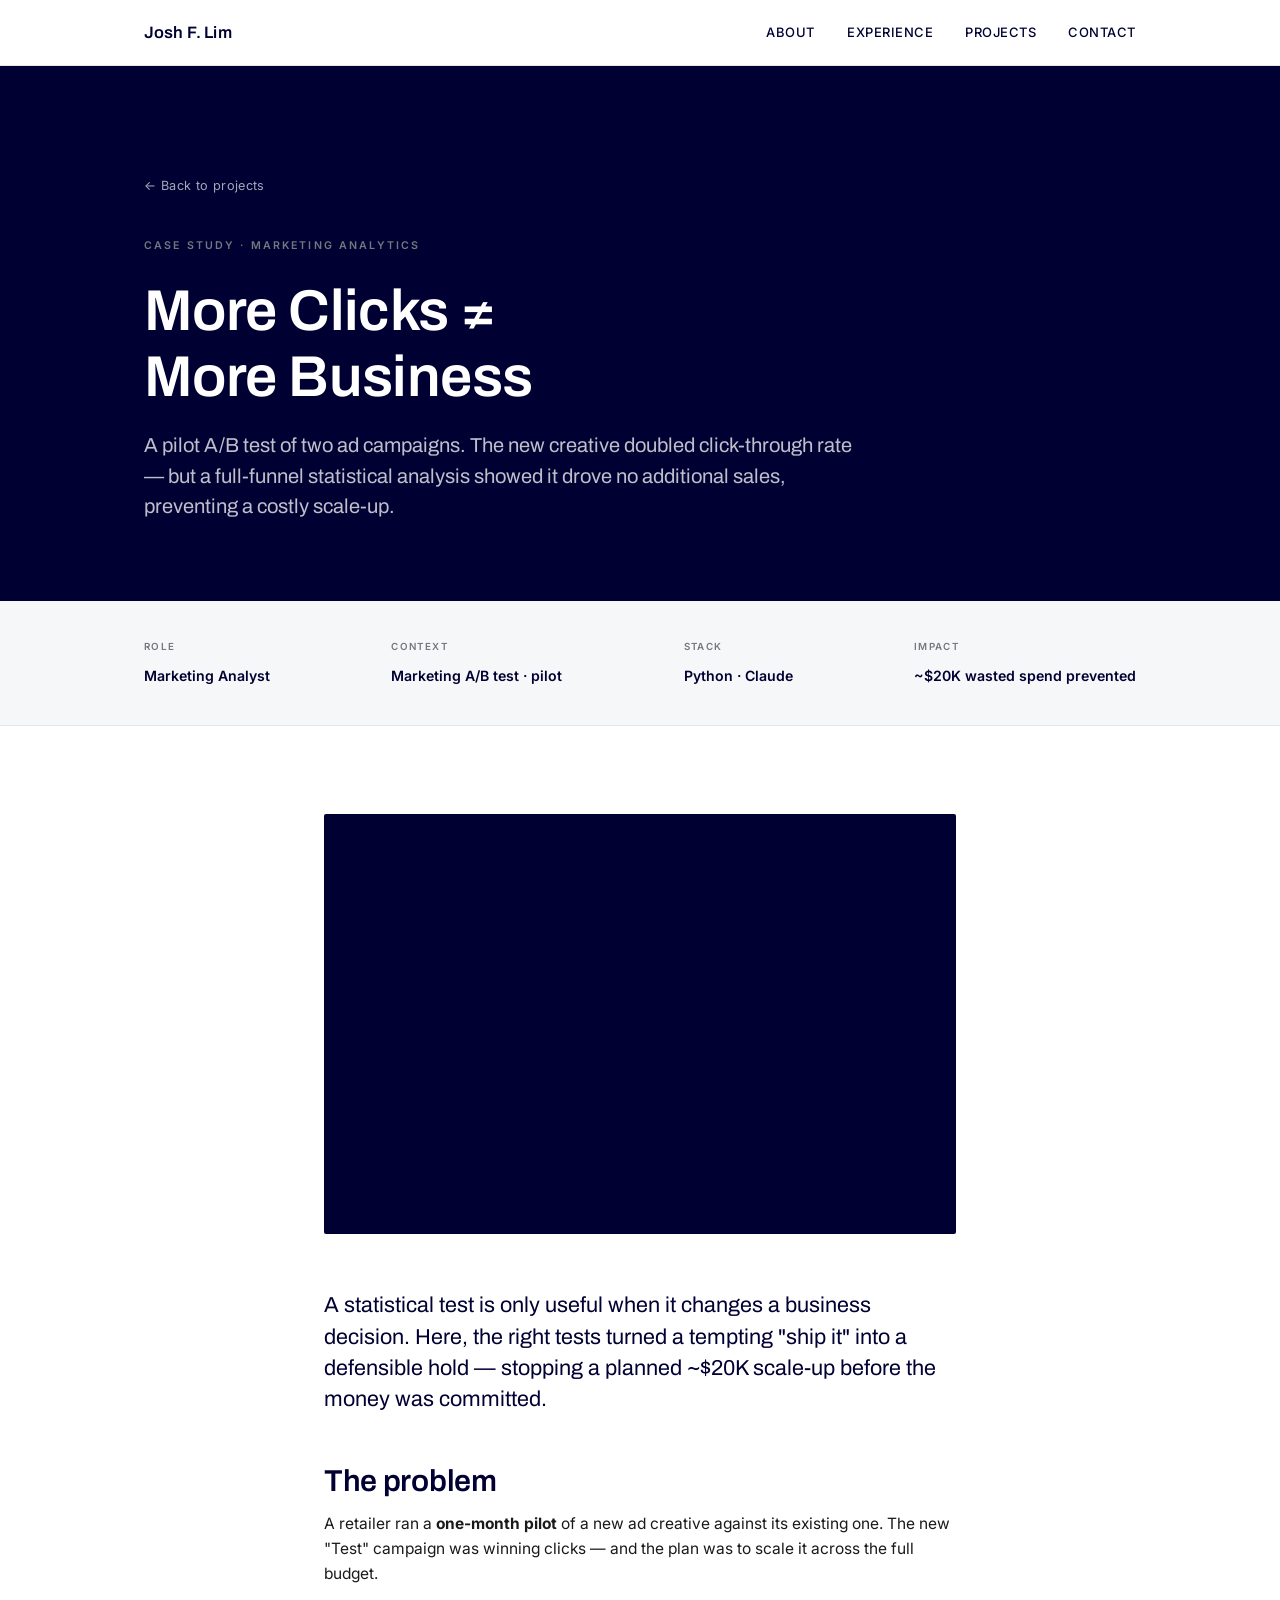
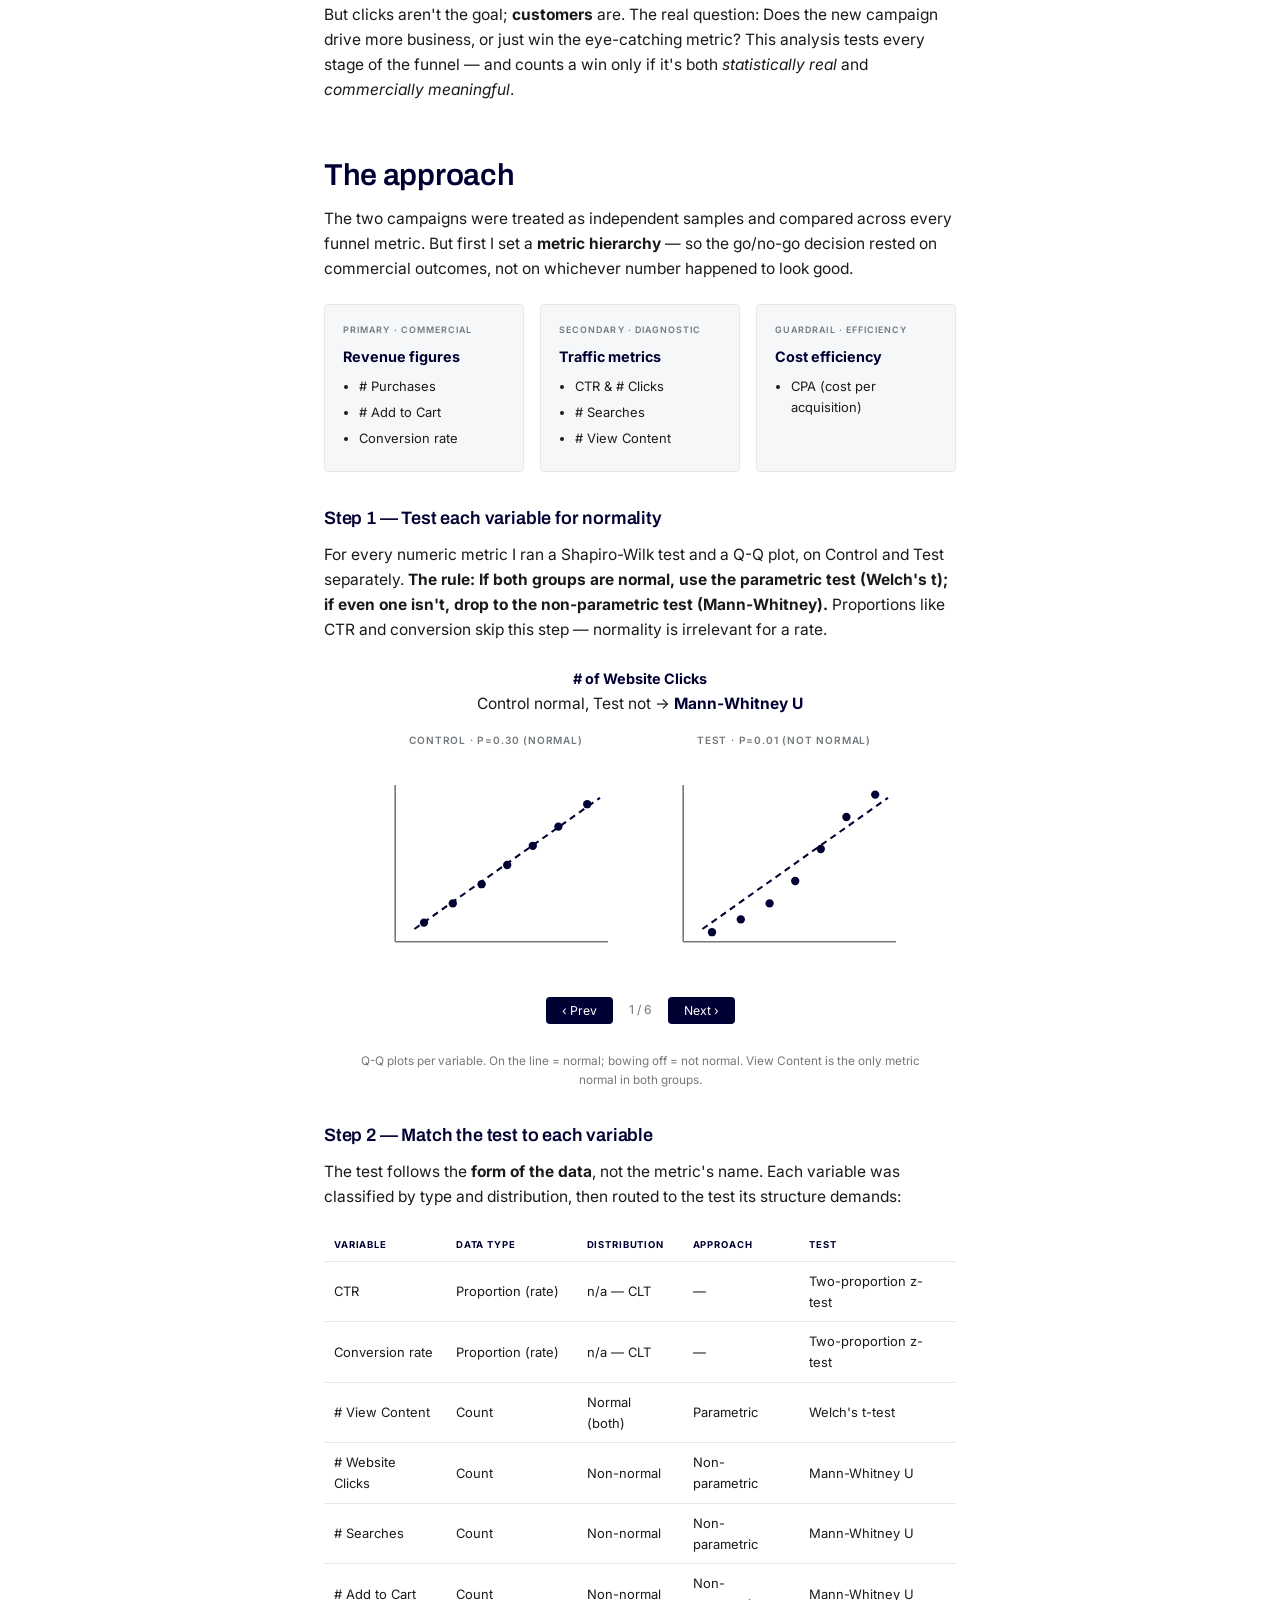
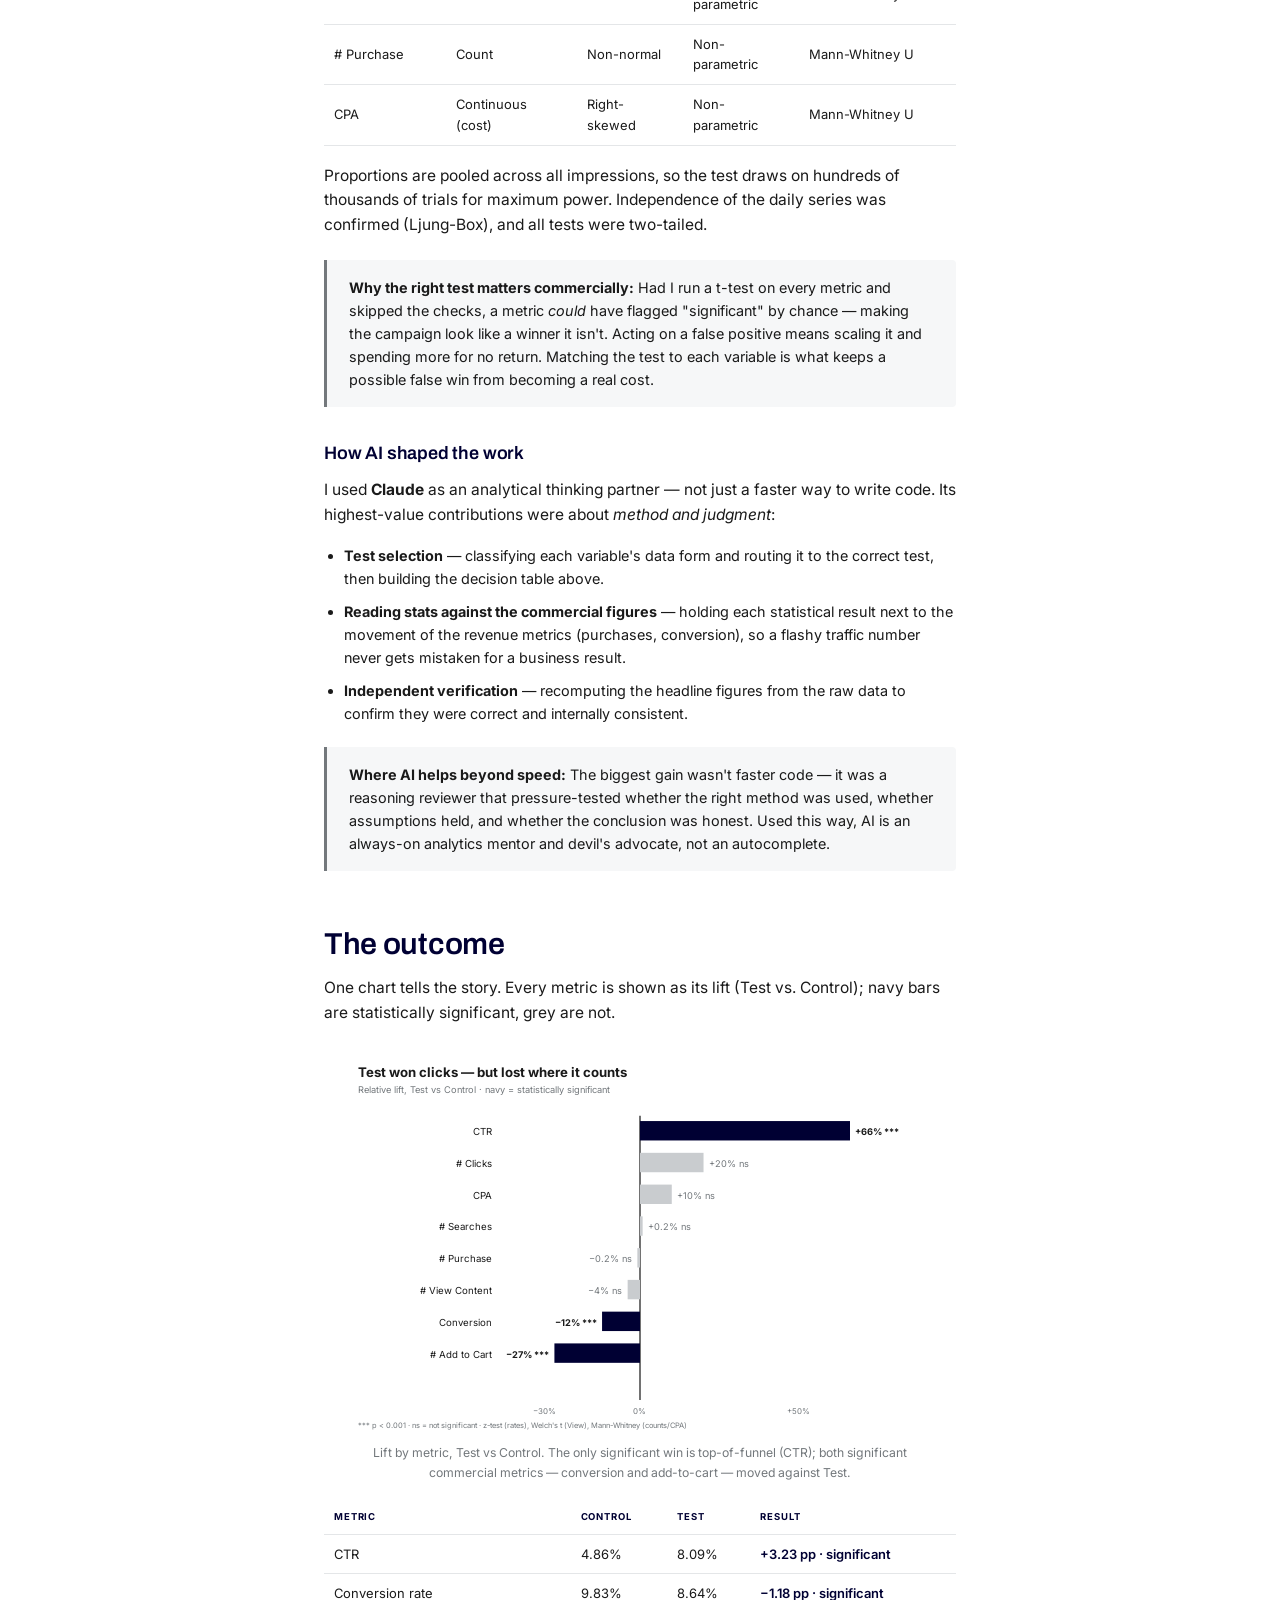
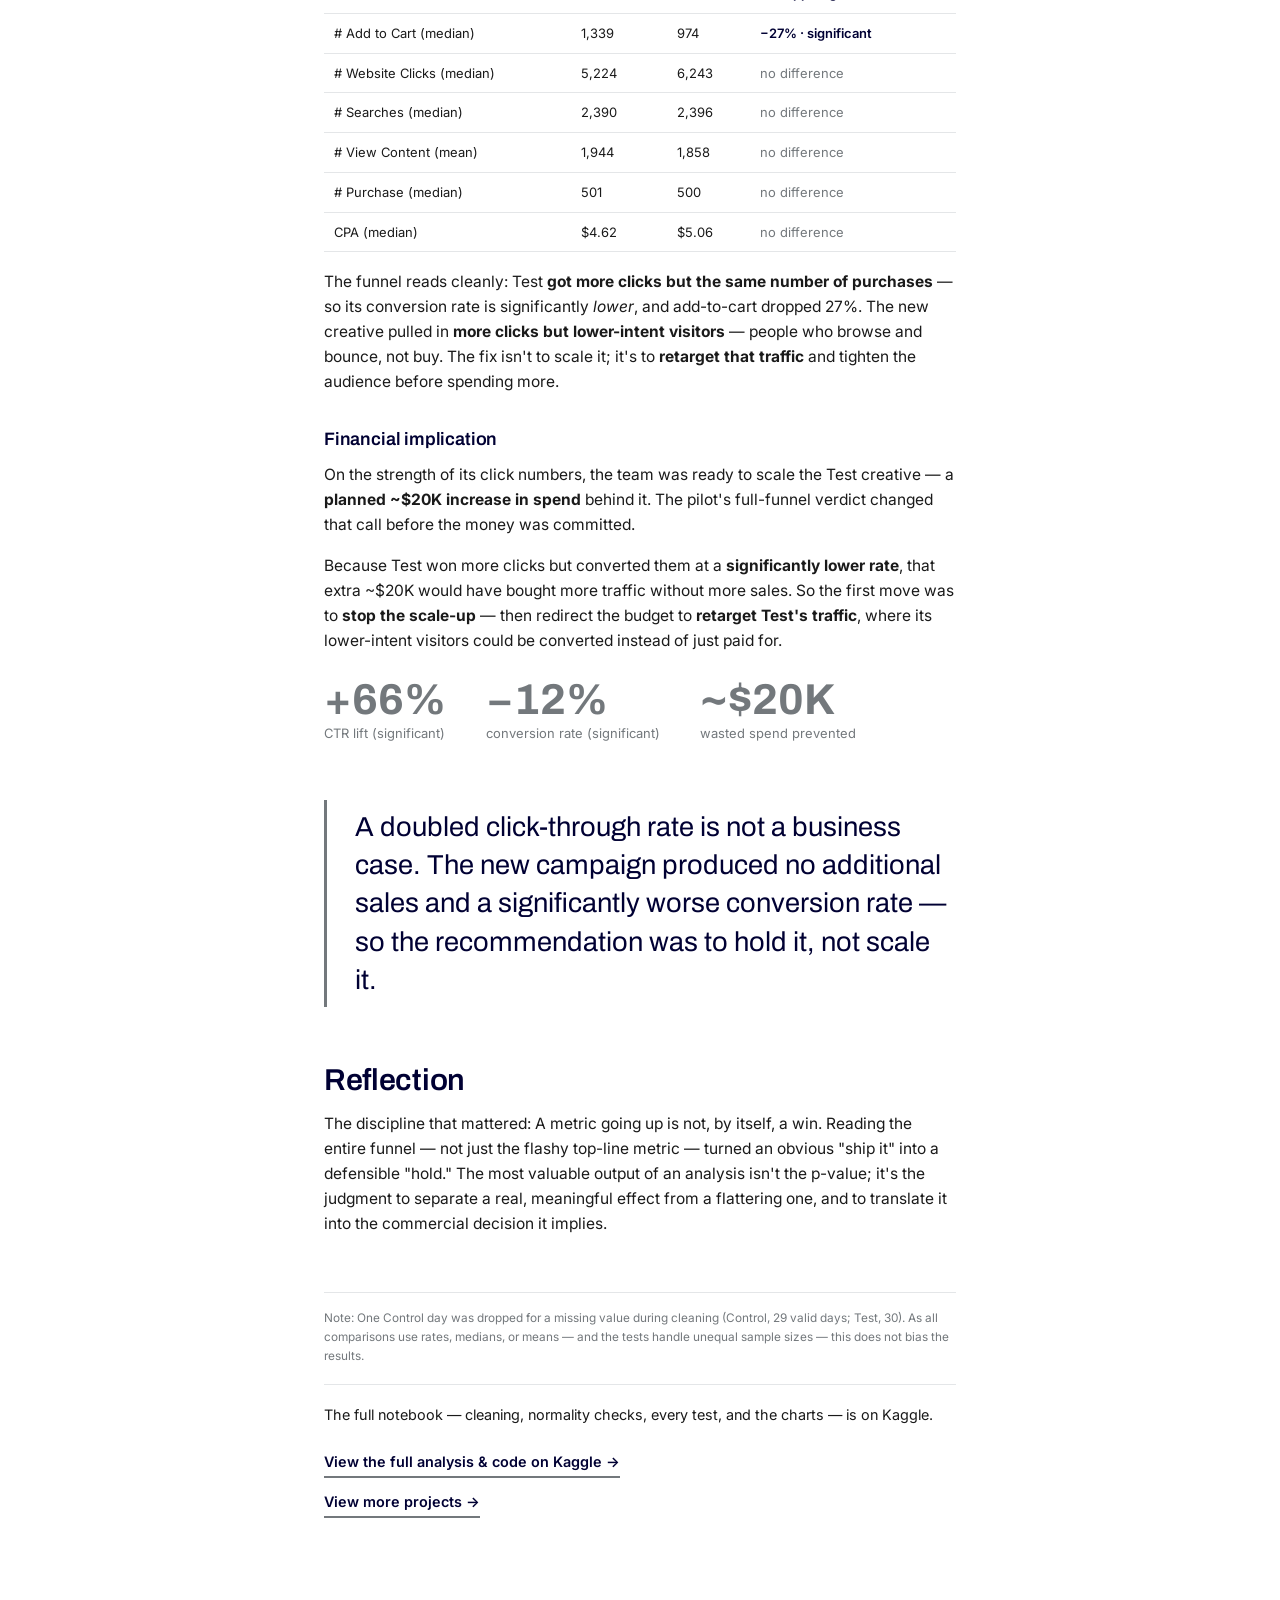
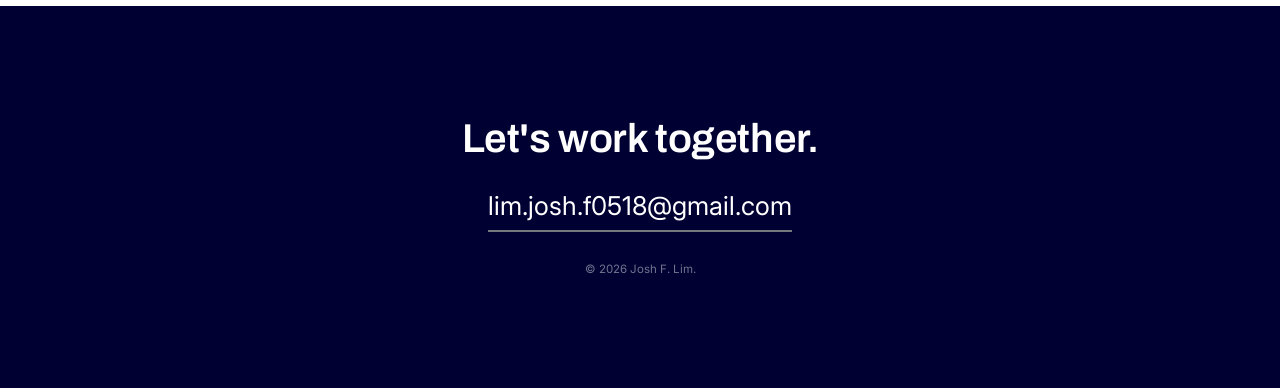
<file: case-study-marketing-analytics.html>
<!DOCTYPE html>
<html lang="en">
<head>
  <meta charset="UTF-8" />
  <meta name="viewport" content="width=device-width, initial-scale=1.0" />
  <title>Case Study — A/B Testing an Ad Campaign</title>
  <meta name="description" content="A marketing A/B test pilot: the new ad creative doubled click-through rate, but full-funnel significance testing showed no sales gain — preventing a costly scale-up." />

  <link rel="preconnect" href="https://fonts.googleapis.com" />
  <link rel="preconnect" href="https://fonts.gstatic.com" crossorigin />
  <link href="https://fonts.googleapis.com/css2?family=Archivo:wght@600;700&family=Inter:wght@400;500;600&display=swap" rel="stylesheet" />

  <link rel="stylesheet" href="styles.css" />
  <link rel="stylesheet" href="case-study.css" />

  <style>
    .cs-chart { margin: 28px auto 10px; max-width: 600px; }
    .cs-chart svg { width: 100%; height: auto; display: block; }
    .cs-chart figcaption { color: var(--grey); font-size: 0.85rem; margin-top: 10px; text-align: center; }

    /* lead photo */
    .cs-figure--photo { background: var(--navy); background-size: cover; background-position: center; position: relative; }

    /* metric hierarchy */
    .cs-tier { display: grid; grid-template-columns: repeat(3, 1fr); gap: 16px; margin: 22px 0; }
    .cs-tier-card { background: var(--paper); border: 1px solid var(--line); border-radius: 4px; padding: 18px; }
    .cs-tier-card span { display: block; text-transform: uppercase; letter-spacing: 0.12em; font-size: 0.62rem; color: var(--blue); font-weight: 600; margin-bottom: 8px; }
    .cs-tier-card h4 { color: var(--navy); font-size: 1rem; margin: 0 0 8px; }
    .cs-tier-card ul { margin: 0 0 0 16px; color: var(--ink); font-size: 0.9rem; }
    .cs-tier-card li { margin-bottom: 5px; }

    /* tables */
    .cs-table { width: 100%; border-collapse: collapse; margin: 18px 0; font-size: 0.9rem; }
    .cs-table th, .cs-table td { text-align: left; padding: 9px 10px; border-bottom: 1px solid var(--line); }
    .cs-table th { color: var(--navy); font-size: 0.66rem; text-transform: uppercase; letter-spacing: 0.09em; }
    .cs-table td.sig { color: var(--navy); font-weight: 600; }
    .cs-table td.ns { color: var(--grey); }

    .cs-callout { background: var(--paper); border-left: 3px solid var(--blue); padding: 16px 22px; margin: 22px 0; border-radius: 0 4px 4px 0; }
    .cs-callout p { font-size: 1rem; color: var(--ink); margin: 0; }

    .cs-block p { margin-bottom: 16px; }
    .cs-block p:last-child { margin-bottom: 0; }
    .cs-thesis { font-family: var(--serif); font-size: clamp(1.2rem, 2.6vw, 1.5rem); color: var(--navy); line-height: 1.45; margin: 0 0 clamp(32px, 5vw, 48px); }

    /* normality slideshow */
    .nq-carousel { max-width: 560px; margin: 24px auto 12px; }
    .nq-slide { display: none; }
    .nq-slide.active { display: block; }
    .nq-slide h4 { color: var(--navy); font-size: 1rem; margin: 0 0 2px; text-align: center; }
    .nq-verdict { text-align: center; font-size: 0.85rem; color: var(--grey); margin-bottom: 12px; }
    .nq-verdict b { color: var(--navy); }
    .nq-pair { display: grid; grid-template-columns: 1fr 1fr; gap: 16px; }
    .nq-panel { text-align: center; }
    .nq-panel .lbl { font-size: 0.7rem; text-transform: uppercase; letter-spacing: 0.08em; color: var(--blue); font-weight: 600; margin-bottom: 4px; }
    .nq-svg { width: 100%; height: auto; }
    .nq-ax { stroke: var(--grey); stroke-width: 1; }
    .nq-ref { stroke: var(--navy); stroke-width: 1.3; stroke-dasharray: 4 3; }
    .nq-dot { fill: var(--navy); }
    .nq-nav { display: flex; justify-content: center; align-items: center; gap: 16px; margin-top: 14px; }
    .nq-nav button { background: var(--navy); color: #fff; border: none; border-radius: 4px; padding: 6px 16px; cursor: pointer; font-size: 0.85rem; font-family: var(--sans); }
    .nq-count { color: var(--grey); font-size: 0.85rem; }

    .cs-foot { margin-top: 22px; padding-top: 16px; border-top: 1px solid var(--line); color: var(--grey); font-size: 0.82rem; }

    .cs-code { margin-top: 18px; border-top: 1px solid var(--line); padding-top: 18px; }
    .cs-code summary { cursor: pointer; color: var(--navy); font-weight: 600; font-size: 0.98rem; list-style: none; }
    .cs-code summary::before { content: "▸ "; color: var(--blue); }
    .cs-code[open] summary::before { content: "▾ "; }
    .cs-code pre { background: var(--navy); color: #E8E8F0; border-radius: 6px; padding: 22px; overflow-x: auto; font-size: 0.78rem; line-height: 1.55; margin-top: 18px; }

    @media (max-width: 700px) { .cs-tier { grid-template-columns: 1fr; } }
  </style>
</head>
<body>

  <header class="nav">
    <div class="nav__inner">
      <a href="index.html" class="nav__brand">Josh&nbsp;F.&nbsp;Lim</a>
      <nav class="nav__links">
        <a href="index.html#about">About</a>
        <a href="index.html#experience">Experience</a>
        <a href="index.html#projects">Projects</a>
        <a href="index.html#contact">Contact</a>
      </nav>
    </div>
  </header>

  <section class="cs-hero" style="background-image: linear-gradient(to right, rgba(0,0,51,0.94), rgba(0,0,51,0.55)), url('https://images.unsplash.com/photo-1620641788421-7a1c342ea42e?auto=format&amp;fit=crop&amp;w=1600&amp;q=80'); background-size: cover; background-position: center;">
    <div class="container">
      <a class="cs-back" href="index.html#projects">← Back to projects</a>
      <span class="kicker">Case Study · Marketing Analytics</span>
      <h1>More Clicks ≠ More Business</h1>
      <p class="cs-hero__sub">A pilot A/B test of two ad campaigns. The new creative doubled click-through rate — but a full-funnel statistical analysis showed it drove no additional sales, preventing a costly scale-up.</p>
    </div>
  </section>

  <section class="cs-meta">
    <div class="container cs-meta__grid">
      <div><span>Role</span><p>Marketing Analyst</p></div>
      <div><span>Context</span><p>Marketing A/B test · pilot</p></div>
      <div><span>Stack</span><p>Python · Claude</p></div>
      <div><span>Impact</span><p>~$20K wasted spend prevented</p></div>
    </div>
  </section>

  <article class="cs-body container">

    <div class="cs-figure cs-figure--photo" style="background-image:linear-gradient(rgba(0,0,51,0.35),rgba(0,0,51,0.35)),url('https://images.unsplash.com/photo-1460925895917-afdab827c52f?auto=format&fit=crop&w=1400&q=80');"></div>

    <p class="cs-thesis">A statistical test is only useful when it changes a business decision. Here, the right tests turned a tempting "ship it" into a defensible hold — stopping a planned ~$20K scale-up before the money was committed.</p>

    <!-- ============ 1. PROBLEM ============ -->
    <section class="cs-block">
      <h2>The problem</h2>
      <p>A retailer ran a <strong>one-month pilot</strong> of a new ad creative against its existing one. The new "Test" campaign was winning clicks — and the plan was to scale it across the full budget.</p>
      <p>But clicks aren't the goal; <strong>customers</strong> are. The real question: Does the new campaign drive more business, or just win the eye-catching metric? This analysis tests every stage of the funnel — and counts a win only if it's both <em>statistically real</em> and <em>commercially meaningful</em>.</p>
    </section>

    <!-- ============ 2. METHODOLOGY ============ -->
    <section class="cs-block">
      <h2>The approach</h2>
      <p>The two campaigns were treated as independent samples and compared across every funnel metric. But first I set a <strong>metric hierarchy</strong> — so the go/no-go decision rested on commercial outcomes, not on whichever number happened to look good.</p>

      <div class="cs-tier">
        <div class="cs-tier-card">
          <span>Primary · commercial</span>
          <h4>Revenue figures</h4>
          <ul>
            <li># Purchases</li>
            <li># Add to Cart</li>
            <li>Conversion rate</li>
          </ul>
        </div>
        <div class="cs-tier-card">
          <span>Secondary · diagnostic</span>
          <h4>Traffic metrics</h4>
          <ul>
            <li>CTR &amp; # Clicks</li>
            <li># Searches</li>
            <li># View Content</li>
          </ul>
        </div>
        <div class="cs-tier-card">
          <span>Guardrail · efficiency</span>
          <h4>Cost efficiency</h4>
          <ul>
            <li>CPA (cost per acquisition)</li>
          </ul>
        </div>
      </div>

      <h2 style="font-size:1.25rem; margin-top:36px;">Step 1 — Test each variable for normality</h2>
      <p>For every numeric metric I ran a Shapiro-Wilk test and a Q-Q plot, on Control and Test separately. <strong>The rule: If both groups are normal, use the parametric test (Welch's t); if even one isn't, drop to the non-parametric test (Mann-Whitney).</strong> Proportions like CTR and conversion skip this step — normality is irrelevant for a rate.</p>

      <!-- ===== normality slideshow ===== -->
      <div class="nq-carousel">
        <!-- slide 1 -->
        <div class="nq-slide active">
          <h4># of Website Clicks</h4>
          <p class="nq-verdict">Control normal, Test not → <b>Mann-Whitney U</b></p>
          <div class="nq-pair">
            <div class="nq-panel"><div class="lbl">Control · p=0.30 (normal)</div>
              <svg viewBox="0 0 170 140" class="nq-svg"><line class="nq-ax" x1="22" y1="118" x2="155" y2="118"/><line class="nq-ax" x1="22" y1="20" x2="22" y2="118"/><line class="nq-ref" x1="34" y1="110" x2="150" y2="28"/><g class="nq-dot"><circle cx="40" cy="106" r="2.6"/><circle cx="58" cy="94" r="2.6"/><circle cx="76" cy="82" r="2.6"/><circle cx="92" cy="70" r="2.6"/><circle cx="108" cy="58" r="2.6"/><circle cx="124" cy="46" r="2.6"/><circle cx="142" cy="32" r="2.6"/></g></svg>
            </div>
            <div class="nq-panel"><div class="lbl">Test · p=0.01 (not normal)</div>
              <svg viewBox="0 0 170 140" class="nq-svg"><line class="nq-ax" x1="22" y1="118" x2="155" y2="118"/><line class="nq-ax" x1="22" y1="20" x2="22" y2="118"/><line class="nq-ref" x1="34" y1="110" x2="150" y2="28"/><g class="nq-dot"><circle cx="40" cy="112" r="2.6"/><circle cx="58" cy="104" r="2.6"/><circle cx="76" cy="94" r="2.6"/><circle cx="92" cy="80" r="2.6"/><circle cx="108" cy="60" r="2.6"/><circle cx="124" cy="40" r="2.6"/><circle cx="142" cy="26" r="2.6"/></g></svg>
            </div>
          </div>
        </div>
        <!-- slide 2 -->
        <div class="nq-slide">
          <h4># of Searches</h4>
          <p class="nq-verdict">Neither normal → <b>Mann-Whitney U</b></p>
          <div class="nq-pair">
            <div class="nq-panel"><div class="lbl">Control · p=0.05 (not normal)</div>
              <svg viewBox="0 0 170 140" class="nq-svg"><line class="nq-ax" x1="22" y1="118" x2="155" y2="118"/><line class="nq-ax" x1="22" y1="20" x2="22" y2="118"/><line class="nq-ref" x1="34" y1="110" x2="150" y2="28"/><g class="nq-dot"><circle cx="40" cy="111" r="2.6"/><circle cx="58" cy="103" r="2.6"/><circle cx="76" cy="93" r="2.6"/><circle cx="92" cy="79" r="2.6"/><circle cx="108" cy="61" r="2.6"/><circle cx="124" cy="42" r="2.6"/><circle cx="142" cy="27" r="2.6"/></g></svg>
            </div>
            <div class="nq-panel"><div class="lbl">Test · p=0.01 (not normal)</div>
              <svg viewBox="0 0 170 140" class="nq-svg"><line class="nq-ax" x1="22" y1="118" x2="155" y2="118"/><line class="nq-ax" x1="22" y1="20" x2="22" y2="118"/><line class="nq-ref" x1="34" y1="110" x2="150" y2="28"/><g class="nq-dot"><circle cx="40" cy="113" r="2.6"/><circle cx="58" cy="105" r="2.6"/><circle cx="76" cy="95" r="2.6"/><circle cx="92" cy="81" r="2.6"/><circle cx="108" cy="59" r="2.6"/><circle cx="124" cy="39" r="2.6"/><circle cx="142" cy="25" r="2.6"/></g></svg>
            </div>
          </div>
        </div>
        <!-- slide 3 -->
        <div class="nq-slide">
          <h4># of View Content</h4>
          <p class="nq-verdict">Both normal → <b>Welch's t-test</b> ✓</p>
          <div class="nq-pair">
            <div class="nq-panel"><div class="lbl">Control · p=0.07 (normal)</div>
              <svg viewBox="0 0 170 140" class="nq-svg"><line class="nq-ax" x1="22" y1="118" x2="155" y2="118"/><line class="nq-ax" x1="22" y1="20" x2="22" y2="118"/><line class="nq-ref" x1="34" y1="110" x2="150" y2="28"/><g class="nq-dot"><circle cx="40" cy="106" r="2.6"/><circle cx="58" cy="95" r="2.6"/><circle cx="76" cy="83" r="2.6"/><circle cx="92" cy="69" r="2.6"/><circle cx="108" cy="59" r="2.6"/><circle cx="124" cy="45" r="2.6"/><circle cx="142" cy="31" r="2.6"/></g></svg>
            </div>
            <div class="nq-panel"><div class="lbl">Test · p=0.09 (normal)</div>
              <svg viewBox="0 0 170 140" class="nq-svg"><line class="nq-ax" x1="22" y1="118" x2="155" y2="118"/><line class="nq-ax" x1="22" y1="20" x2="22" y2="118"/><line class="nq-ref" x1="34" y1="110" x2="150" y2="28"/><g class="nq-dot"><circle cx="40" cy="105" r="2.6"/><circle cx="58" cy="93" r="2.6"/><circle cx="76" cy="84" r="2.6"/><circle cx="92" cy="71" r="2.6"/><circle cx="108" cy="57" r="2.6"/><circle cx="124" cy="47" r="2.6"/><circle cx="142" cy="33" r="2.6"/></g></svg>
            </div>
          </div>
        </div>
        <!-- slide 4 -->
        <div class="nq-slide">
          <h4># of Add to Cart</h4>
          <p class="nq-verdict">Control normal, Test not → <b>Mann-Whitney U</b></p>
          <div class="nq-pair">
            <div class="nq-panel"><div class="lbl">Control · p=0.25 (normal)</div>
              <svg viewBox="0 0 170 140" class="nq-svg"><line class="nq-ax" x1="22" y1="118" x2="155" y2="118"/><line class="nq-ax" x1="22" y1="20" x2="22" y2="118"/><line class="nq-ref" x1="34" y1="110" x2="150" y2="28"/><g class="nq-dot"><circle cx="40" cy="107" r="2.6"/><circle cx="58" cy="94" r="2.6"/><circle cx="76" cy="81" r="2.6"/><circle cx="92" cy="70" r="2.6"/><circle cx="108" cy="58" r="2.6"/><circle cx="124" cy="46" r="2.6"/><circle cx="142" cy="32" r="2.6"/></g></svg>
            </div>
            <div class="nq-panel"><div class="lbl">Test · p=0.03 (not normal)</div>
              <svg viewBox="0 0 170 140" class="nq-svg"><line class="nq-ax" x1="22" y1="118" x2="155" y2="118"/><line class="nq-ax" x1="22" y1="20" x2="22" y2="118"/><line class="nq-ref" x1="34" y1="110" x2="150" y2="28"/><g class="nq-dot"><circle cx="40" cy="112" r="2.6"/><circle cx="58" cy="104" r="2.6"/><circle cx="76" cy="95" r="2.6"/><circle cx="92" cy="80" r="2.6"/><circle cx="108" cy="60" r="2.6"/><circle cx="124" cy="41" r="2.6"/><circle cx="142" cy="27" r="2.6"/></g></svg>
            </div>
          </div>
        </div>
        <!-- slide 5 -->
        <div class="nq-slide">
          <h4># of Purchase</h4>
          <p class="nq-verdict">Control normal, Test not → <b>Mann-Whitney U</b></p>
          <div class="nq-pair">
            <div class="nq-panel"><div class="lbl">Control · p=0.09 (normal)</div>
              <svg viewBox="0 0 170 140" class="nq-svg"><line class="nq-ax" x1="22" y1="118" x2="155" y2="118"/><line class="nq-ax" x1="22" y1="20" x2="22" y2="118"/><line class="nq-ref" x1="34" y1="110" x2="150" y2="28"/><g class="nq-dot"><circle cx="40" cy="106" r="2.6"/><circle cx="58" cy="95" r="2.6"/><circle cx="76" cy="82" r="2.6"/><circle cx="92" cy="71" r="2.6"/><circle cx="108" cy="58" r="2.6"/><circle cx="124" cy="45" r="2.6"/><circle cx="142" cy="32" r="2.6"/></g></svg>
            </div>
            <div class="nq-panel"><div class="lbl">Test · p=0.02 (not normal)</div>
              <svg viewBox="0 0 170 140" class="nq-svg"><line class="nq-ax" x1="22" y1="118" x2="155" y2="118"/><line class="nq-ax" x1="22" y1="20" x2="22" y2="118"/><line class="nq-ref" x1="34" y1="110" x2="150" y2="28"/><g class="nq-dot"><circle cx="40" cy="113" r="2.6"/><circle cx="58" cy="105" r="2.6"/><circle cx="76" cy="94" r="2.6"/><circle cx="92" cy="79" r="2.6"/><circle cx="108" cy="61" r="2.6"/><circle cx="124" cy="40" r="2.6"/><circle cx="142" cy="26" r="2.6"/></g></svg>
            </div>
          </div>
        </div>
        <!-- slide 6 -->
        <div class="nq-slide">
          <h4>CPA</h4>
          <p class="nq-verdict">Right-skewed cost, neither normal → <b>Mann-Whitney U</b></p>
          <div class="nq-pair">
            <div class="nq-panel"><div class="lbl">Control · p=0.02 (not normal)</div>
              <svg viewBox="0 0 170 140" class="nq-svg"><line class="nq-ax" x1="22" y1="118" x2="155" y2="118"/><line class="nq-ax" x1="22" y1="20" x2="22" y2="118"/><line class="nq-ref" x1="34" y1="110" x2="150" y2="28"/><g class="nq-dot"><circle cx="40" cy="114" r="2.6"/><circle cx="58" cy="107" r="2.6"/><circle cx="76" cy="98" r="2.6"/><circle cx="92" cy="84" r="2.6"/><circle cx="108" cy="62" r="2.6"/><circle cx="124" cy="40" r="2.6"/><circle cx="142" cy="24" r="2.6"/></g></svg>
            </div>
            <div class="nq-panel"><div class="lbl">Test · p=0.01 (not normal)</div>
              <svg viewBox="0 0 170 140" class="nq-svg"><line class="nq-ax" x1="22" y1="118" x2="155" y2="118"/><line class="nq-ax" x1="22" y1="20" x2="22" y2="118"/><line class="nq-ref" x1="34" y1="110" x2="150" y2="28"/><g class="nq-dot"><circle cx="40" cy="115" r="2.6"/><circle cx="58" cy="108" r="2.6"/><circle cx="76" cy="99" r="2.6"/><circle cx="92" cy="85" r="2.6"/><circle cx="108" cy="61" r="2.6"/><circle cx="124" cy="39" r="2.6"/><circle cx="142" cy="23" r="2.6"/></g></svg>
            </div>
          </div>
        </div>

        <div class="nq-nav">
          <button id="nq-prev" aria-label="Previous">‹ Prev</button>
          <span class="nq-count" id="nq-count">1 / 6</span>
          <button id="nq-next" aria-label="Next">Next ›</button>
        </div>
      </div>
      <p class="cs-chart" style="text-align:center; color:var(--grey); font-size:0.82rem; max-width:560px;">Q-Q plots per variable. On the line = normal; bowing off = not normal. View Content is the only metric normal in both groups.</p>

      <h2 style="font-size:1.25rem; margin-top:36px;">Step 2 — Match the test to each variable</h2>
      <p>The test follows the <strong>form of the data</strong>, not the metric's name. Each variable was classified by type and distribution, then routed to the test its structure demands:</p>

      <table class="cs-table">
        <thead><tr><th>Variable</th><th>Data type</th><th>Distribution</th><th>Approach</th><th>Test</th></tr></thead>
        <tbody>
          <tr><td>CTR</td><td>Proportion (rate)</td><td>n/a — CLT</td><td>—</td><td>Two-proportion z-test</td></tr>
          <tr><td>Conversion rate</td><td>Proportion (rate)</td><td>n/a — CLT</td><td>—</td><td>Two-proportion z-test</td></tr>
          <tr><td># View Content</td><td>Count</td><td>Normal (both)</td><td>Parametric</td><td>Welch's t-test</td></tr>
          <tr><td># Website Clicks</td><td>Count</td><td>Non-normal</td><td>Non-parametric</td><td>Mann-Whitney U</td></tr>
          <tr><td># Searches</td><td>Count</td><td>Non-normal</td><td>Non-parametric</td><td>Mann-Whitney U</td></tr>
          <tr><td># Add to Cart</td><td>Count</td><td>Non-normal</td><td>Non-parametric</td><td>Mann-Whitney U</td></tr>
          <tr><td># Purchase</td><td>Count</td><td>Non-normal</td><td>Non-parametric</td><td>Mann-Whitney U</td></tr>
          <tr><td>CPA</td><td>Continuous (cost)</td><td>Right-skewed</td><td>Non-parametric</td><td>Mann-Whitney U</td></tr>
        </tbody>
      </table>
      <p>Proportions are pooled across all impressions, so the test draws on hundreds of thousands of trials for maximum power. Independence of the daily series was confirmed (Ljung-Box), and all tests were two-tailed.</p>

      <div class="cs-callout">
        <p><strong>Why the right test matters commercially:</strong> Had I run a t-test on every metric and skipped the checks, a metric <em>could</em> have flagged "significant" by chance — making the campaign look like a winner it isn't. Acting on a false positive means scaling it and spending more for no return. Matching the test to each variable is what keeps a possible false win from becoming a real cost.</p>
      </div>

      <h2 style="font-size:1.25rem; margin-top:36px;">How AI shaped the work</h2>
      <p>I used <strong>Claude</strong> as an analytical thinking partner — not just a faster way to write code. Its highest-value contributions were about <em>method and judgment</em>:</p>
      <ul class="cs-list">
        <li><strong>Test selection</strong> — classifying each variable's data form and routing it to the correct test, then building the decision table above.</li>
        <li><strong>Reading stats against the commercial figures</strong> — holding each statistical result next to the movement of the revenue metrics (purchases, conversion), so a flashy traffic number never gets mistaken for a business result.</li>
        <li><strong>Independent verification</strong> — recomputing the headline figures from the raw data to confirm they were correct and internally consistent.</li>
      </ul>
      <div class="cs-callout">
        <p><strong>Where AI helps beyond speed:</strong> The biggest gain wasn't faster code — it was a reasoning reviewer that pressure-tested whether the right method was used, whether assumptions held, and whether the conclusion was honest. Used this way, AI is an always-on analytics mentor and devil's advocate, not an autocomplete.</p>
      </div>
    </section>

    <!-- ============ 3. OUTCOME ============ -->
    <section class="cs-block">
      <h2>The outcome</h2>
      <p>One chart tells the story. Every metric is shown as its lift (Test vs. Control); navy bars are statistically significant, grey are not.</p>

      <figure class="cs-chart">
        <svg viewBox="0 0 680 430" xmlns="http://www.w3.org/2000/svg" role="img" aria-label="Lift by metric, Test vs Control">
          <style>
            .lf-ink { fill: var(--ink); } .lf-sub { fill: var(--grey); }
            .lf-sig { fill: var(--navy); } .lf-ns { fill: #C9CCCF; }
            .lf-zero { stroke: var(--ink); stroke-width: 1.4; }
            .lf-b { font-family: var(--sans); font-weight: 700; }
            .lf-r { font-family: var(--sans); }
          </style>
          <text class="lf-ink lf-b" x="20" y="26" font-size="15">Test won clicks — but lost where it counts</text>
          <text class="lf-sub lf-r" x="20" y="44" font-size="10.5">Relative lift, Test vs Control · navy = statistically significant</text>
          <line class="lf-zero" x1="340" y1="70" x2="340" y2="392"/>
          <text class="lf-sub lf-r" x="340" y="408" font-size="9" text-anchor="middle">0%</text>
          <text class="lf-sub lf-r" x="520" y="408" font-size="9" text-anchor="middle">+50%</text>
          <text class="lf-sub lf-r" x="232" y="408" font-size="9" text-anchor="middle">−30%</text>
          <text class="lf-ink lf-r" x="172" y="92" font-size="11" text-anchor="end">CTR</text>
          <rect class="lf-sig" x="340" y="76" width="238" height="22"/>
          <text class="lf-ink lf-b" x="584" y="92" font-size="10.5">+66% ***</text>
          <text class="lf-ink lf-r" x="172" y="128" font-size="11" text-anchor="end"># Clicks</text>
          <rect class="lf-ns" x="340" y="112" width="72" height="22"/>
          <text class="lf-sub lf-r" x="418" y="128" font-size="10.5">+20% ns</text>
          <text class="lf-ink lf-r" x="172" y="164" font-size="11" text-anchor="end">CPA</text>
          <rect class="lf-ns" x="340" y="148" width="36" height="22"/>
          <text class="lf-sub lf-r" x="382" y="164" font-size="10.5">+10% ns</text>
          <text class="lf-ink lf-r" x="172" y="200" font-size="11" text-anchor="end"># Searches</text>
          <rect class="lf-ns" x="340" y="184" width="3" height="22"/>
          <text class="lf-sub lf-r" x="349" y="200" font-size="10.5">+0.2% ns</text>
          <text class="lf-ink lf-r" x="172" y="236" font-size="11" text-anchor="end"># Purchase</text>
          <rect class="lf-ns" x="337" y="220" width="3" height="22"/>
          <text class="lf-sub lf-r" x="331" y="236" font-size="10.5" text-anchor="end">−0.2% ns</text>
          <text class="lf-ink lf-r" x="172" y="272" font-size="11" text-anchor="end"># View Content</text>
          <rect class="lf-ns" x="326" y="256" width="14" height="22"/>
          <text class="lf-sub lf-r" x="320" y="272" font-size="10.5" text-anchor="end">−4% ns</text>
          <text class="lf-ink lf-r" x="172" y="308" font-size="11" text-anchor="end">Conversion</text>
          <rect class="lf-sig" x="297" y="292" width="43" height="22"/>
          <text class="lf-ink lf-b" x="291" y="308" font-size="10.5" text-anchor="end">−12% ***</text>
          <text class="lf-ink lf-r" x="172" y="344" font-size="11" text-anchor="end"># Add to Cart</text>
          <rect class="lf-sig" x="243" y="328" width="97" height="22"/>
          <text class="lf-ink lf-b" x="237" y="344" font-size="10.5" text-anchor="end">−27% ***</text>
          <text class="lf-sub lf-r" x="20" y="424" font-size="8.5">*** p &lt; 0.001 · ns = not significant · z-test (rates), Welch's t (View), Mann-Whitney (counts/CPA)</text>
        </svg>
        <figcaption>Lift by metric, Test vs Control. The only significant win is top-of-funnel (CTR); both significant commercial metrics — conversion and add-to-cart — moved against Test.</figcaption>
      </figure>

      <table class="cs-table">
        <thead><tr><th>Metric</th><th>Control</th><th>Test</th><th>Result</th></tr></thead>
        <tbody>
          <tr><td>CTR</td><td>4.86%</td><td>8.09%</td><td class="sig">+3.23 pp · significant</td></tr>
          <tr><td>Conversion rate</td><td>9.83%</td><td>8.64%</td><td class="sig">−1.18 pp · significant</td></tr>
          <tr><td># Add to Cart (median)</td><td>1,339</td><td>974</td><td class="sig">−27% · significant</td></tr>
          <tr><td># Website Clicks (median)</td><td>5,224</td><td>6,243</td><td class="ns">no difference</td></tr>
          <tr><td># Searches (median)</td><td>2,390</td><td>2,396</td><td class="ns">no difference</td></tr>
          <tr><td># View Content (mean)</td><td>1,944</td><td>1,858</td><td class="ns">no difference</td></tr>
          <tr><td># Purchase (median)</td><td>501</td><td>500</td><td class="ns">no difference</td></tr>
          <tr><td>CPA (median)</td><td>$4.62</td><td>$5.06</td><td class="ns">no difference</td></tr>
        </tbody>
      </table>

      <p>The funnel reads cleanly: Test <strong>got more clicks but the same number of purchases</strong> — so its conversion rate is significantly <em>lower</em>, and add-to-cart dropped 27%. The new creative pulled in <strong>more clicks but lower-intent visitors</strong> — people who browse and bounce, not buy. The fix isn't to scale it; it's to <strong>retarget that traffic</strong> and tighten the audience before spending more.</p>

      <h2 style="font-size:1.25rem; margin-top:34px;">Financial implication</h2>
      <p>On the strength of its click numbers, the team was ready to scale the Test creative — a <strong>planned ~$20K increase in spend</strong> behind it. The pilot's full-funnel verdict changed that call before the money was committed.</p>
      <p>Because Test won more clicks but converted them at a <strong>significantly lower rate</strong>, that extra ~$20K would have bought more traffic without more sales. So the first move was to <strong>stop the scale-up</strong> — then redirect the budget to <strong>retarget Test's traffic</strong>, where its lower-intent visitors could be converted instead of just paid for.</p>

      <div class="cs-metrics">
        <div class="cs-metric"><strong>+66%</strong><span>CTR lift (significant)</span></div>
        <div class="cs-metric"><strong>−12%</strong><span>conversion rate (significant)</span></div>
        <div class="cs-metric"><strong>~$20K</strong><span>wasted spend prevented</span></div>
      </div>
    </section>

    <blockquote class="cs-quote">
      A doubled click-through rate is not a business case. The new campaign produced no additional sales and a significantly worse conversion rate — so the recommendation was to hold it, not scale it.
    </blockquote>

    <section class="cs-block">
      <h2>Reflection</h2>
      <p>The discipline that mattered: A metric going up is not, by itself, a win. Reading the entire funnel — not just the flashy top-line metric — turned an obvious "ship it" into a defensible "hold." The most valuable output of an analysis isn't the p-value; it's the judgment to separate a real, meaningful effect from a flattering one, and to translate it into the commercial decision it implies.</p>
    </section>

    <p class="cs-foot">Note: One Control day was dropped for a missing value during cleaning (Control, 29 valid days; Test, 30). As all comparisons use rates, medians, or means — and the tests handle unequal sample sizes — this does not bias the results.</p>

    <!-- ============ 4. FULL ANALYSIS LINK ============ -->
    <div class="cs-code">
      <p style="margin-bottom:12px; color:var(--ink);">The full notebook — cleaning, normality checks, every test, and the charts — is on Kaggle.</p>
      <a class="cs-next" href="https://www.kaggle.com/code/joshnathanielflim/a-b-testing-project" target="_blank" rel="noopener">View the full analysis &amp; code on Kaggle →</a>
    </div>

    <a class="cs-next" href="index.html#projects">View more projects →</a>
  </article>

  <footer class="footer">
    <div class="container footer__inner">
      <h2>Let's work together.</h2>
      <a class="footer__mail" href="mailto:lim.josh.f0518@gmail.com">lim.josh.f0518@gmail.com</a>
      <p class="footer__copy">© <span id="year"></span> Josh F. Lim.</p>
    </div>
  </footer>

  <script>
    document.getElementById('year').textContent = new Date().getFullYear();
    (function () {
      const slides = Array.prototype.slice.call(document.querySelectorAll('.nq-slide'));
      const count = document.getElementById('nq-count');
      let i = 0;
      function show(n) {
        slides[i].classList.remove('active');
        i = (n + slides.length) % slides.length;
        slides[i].classList.add('active');
        count.textContent = (i + 1) + ' / ' + slides.length;
      }
      document.getElementById('nq-prev').onclick = function () { show(i - 1); };
      document.getElementById('nq-next').onclick = function () { show(i + 1); };
    })();
  </script>
</body>
</html>
</file>
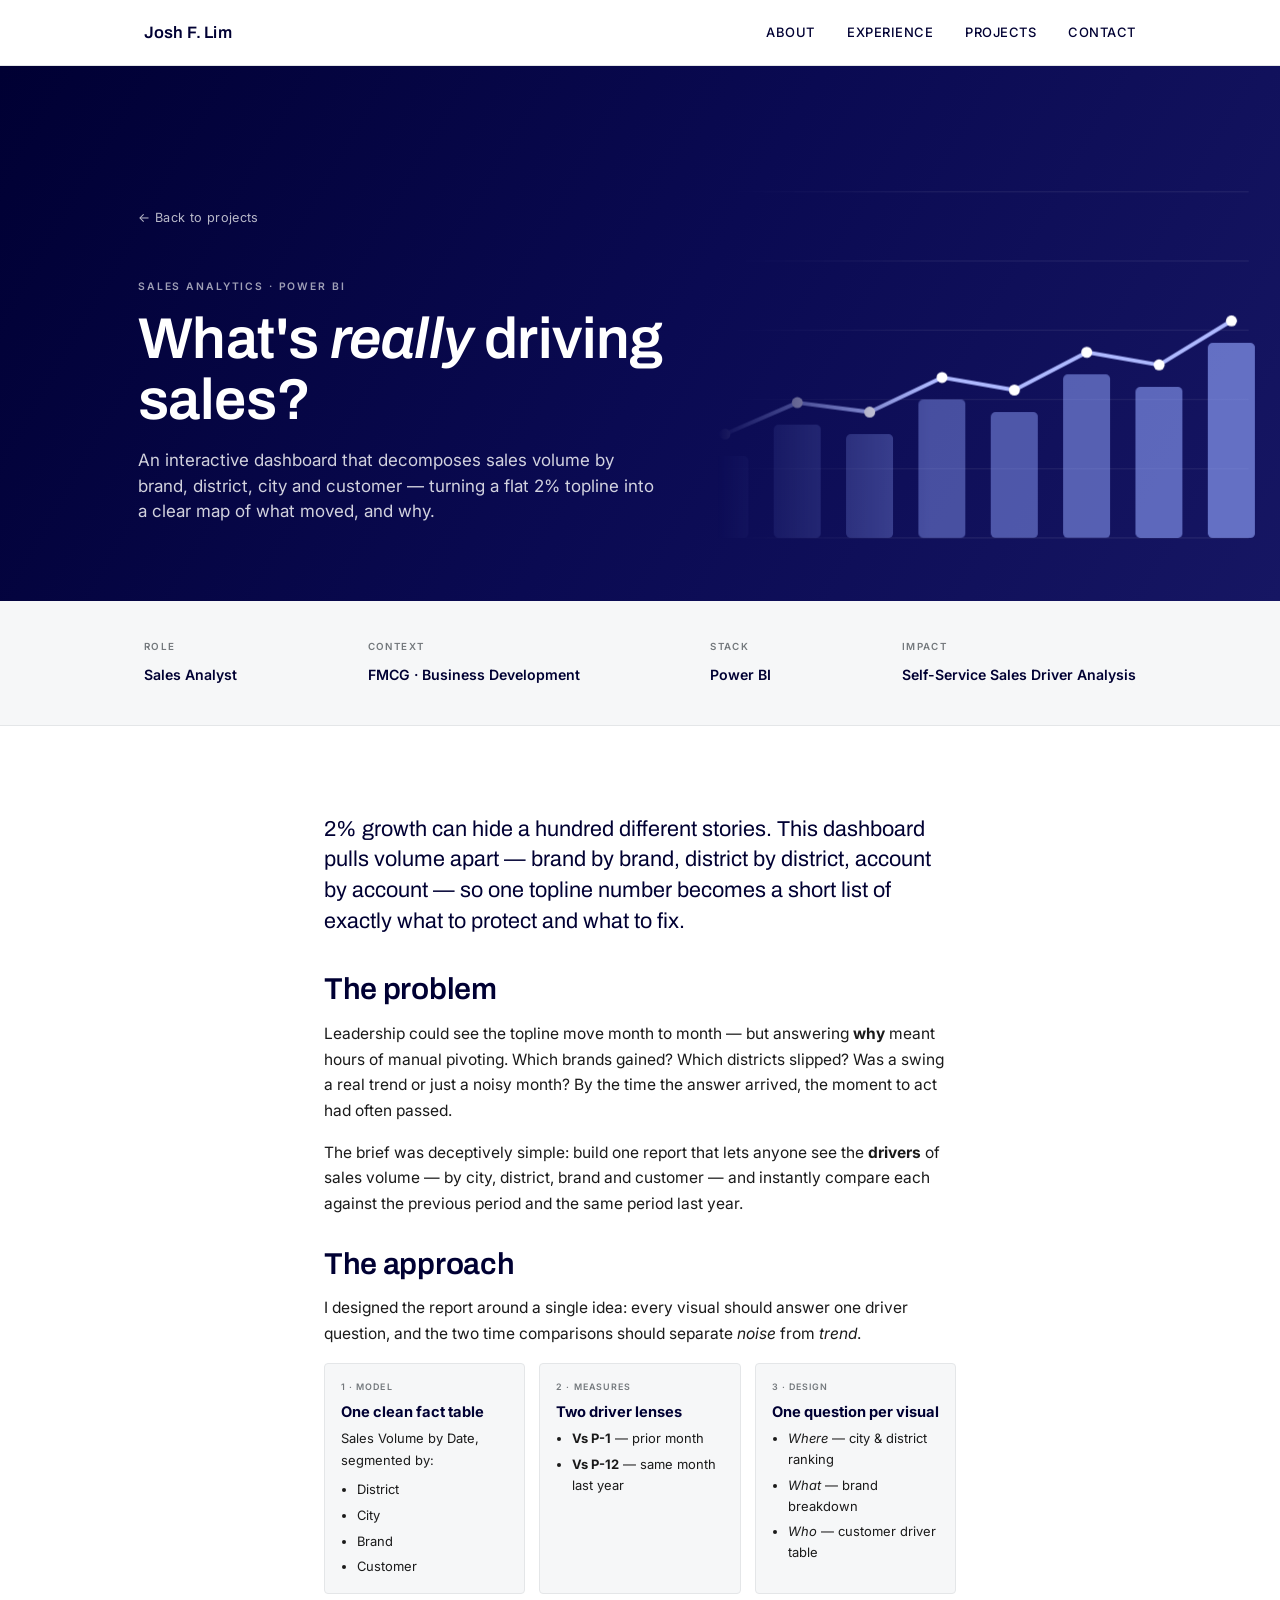
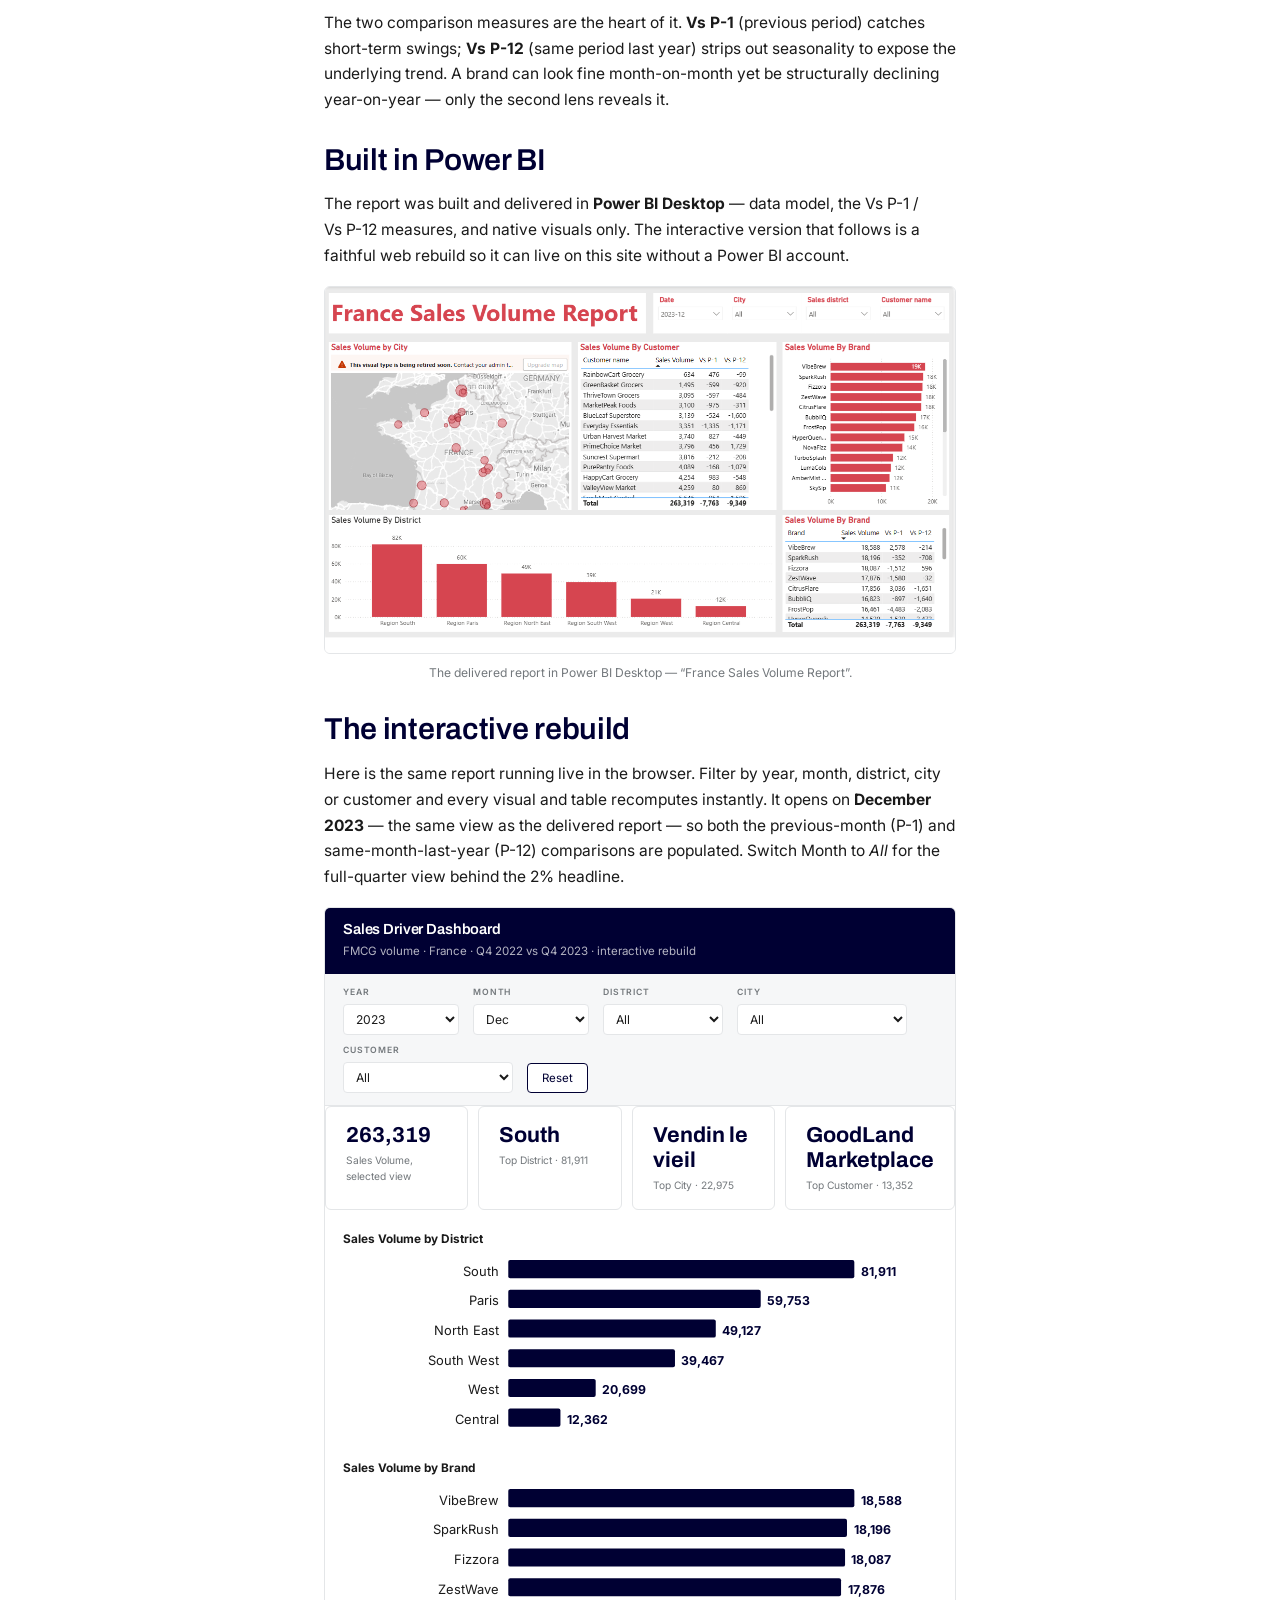
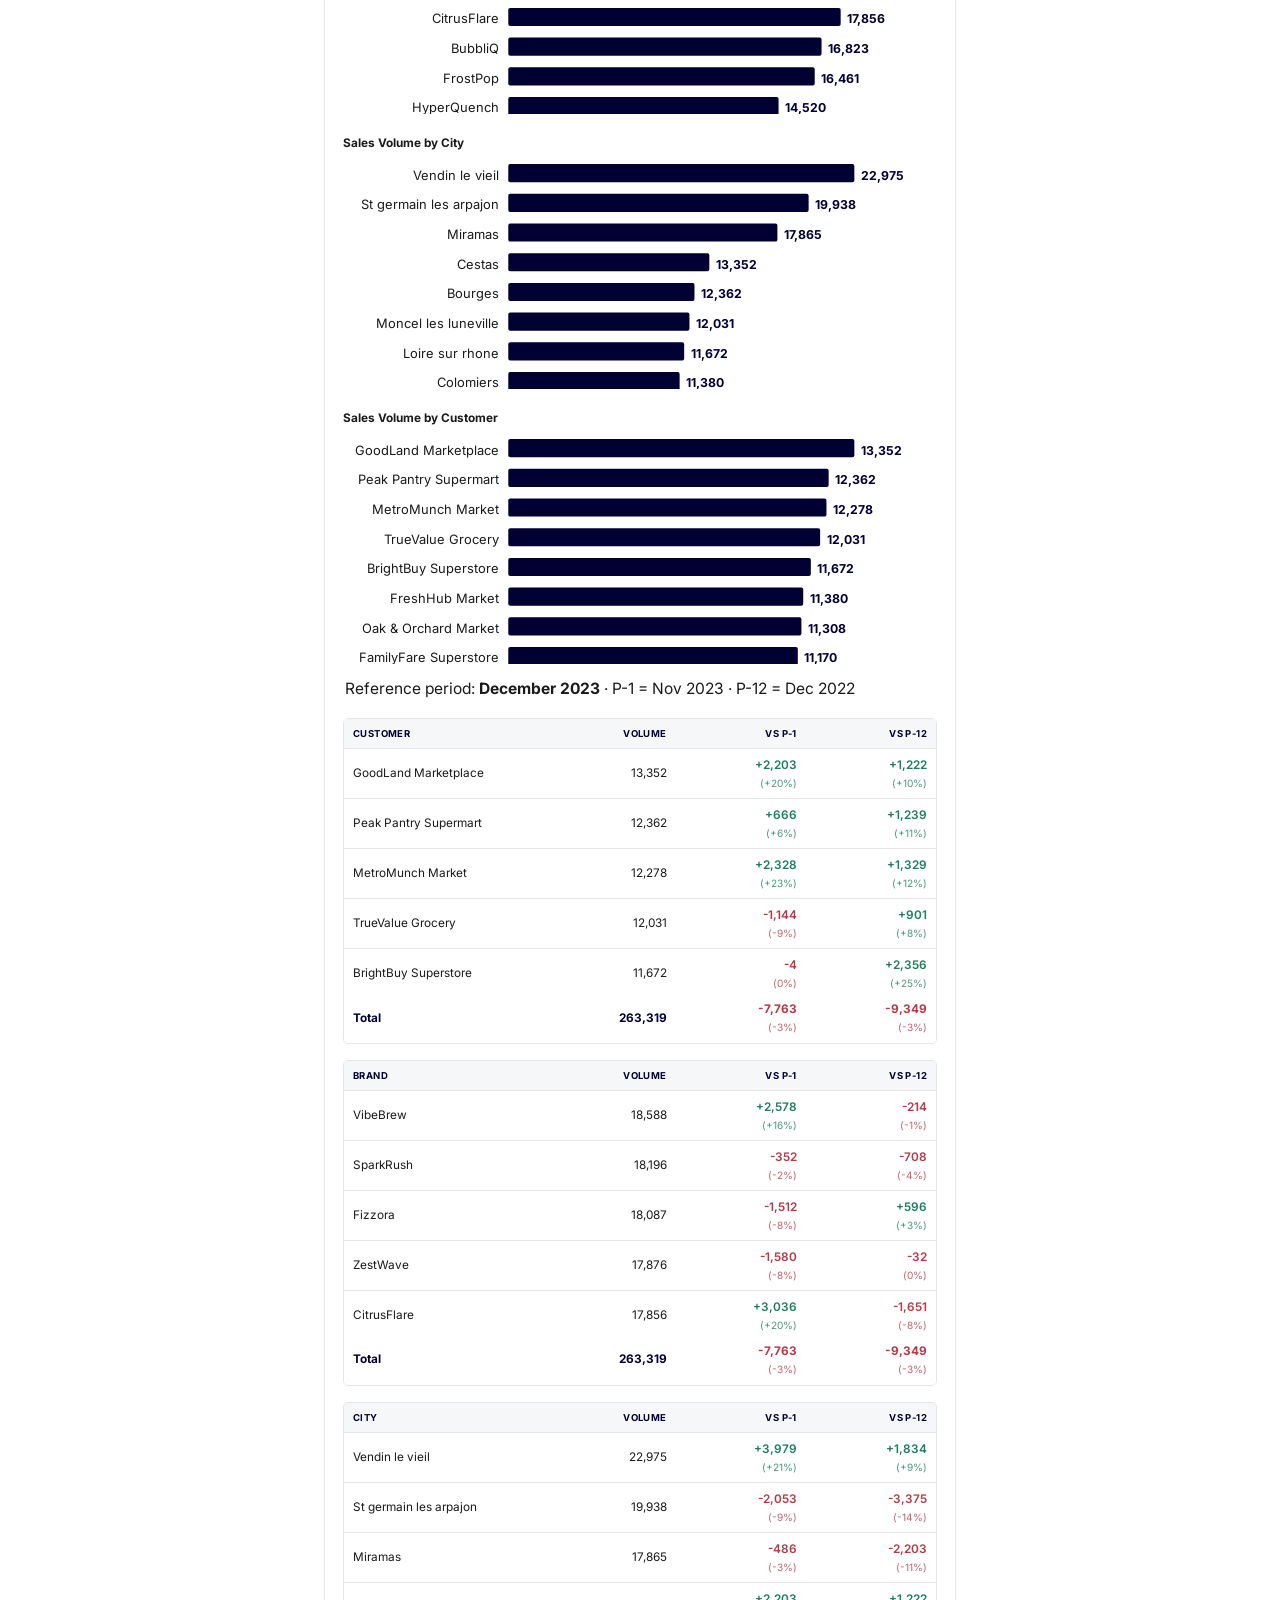
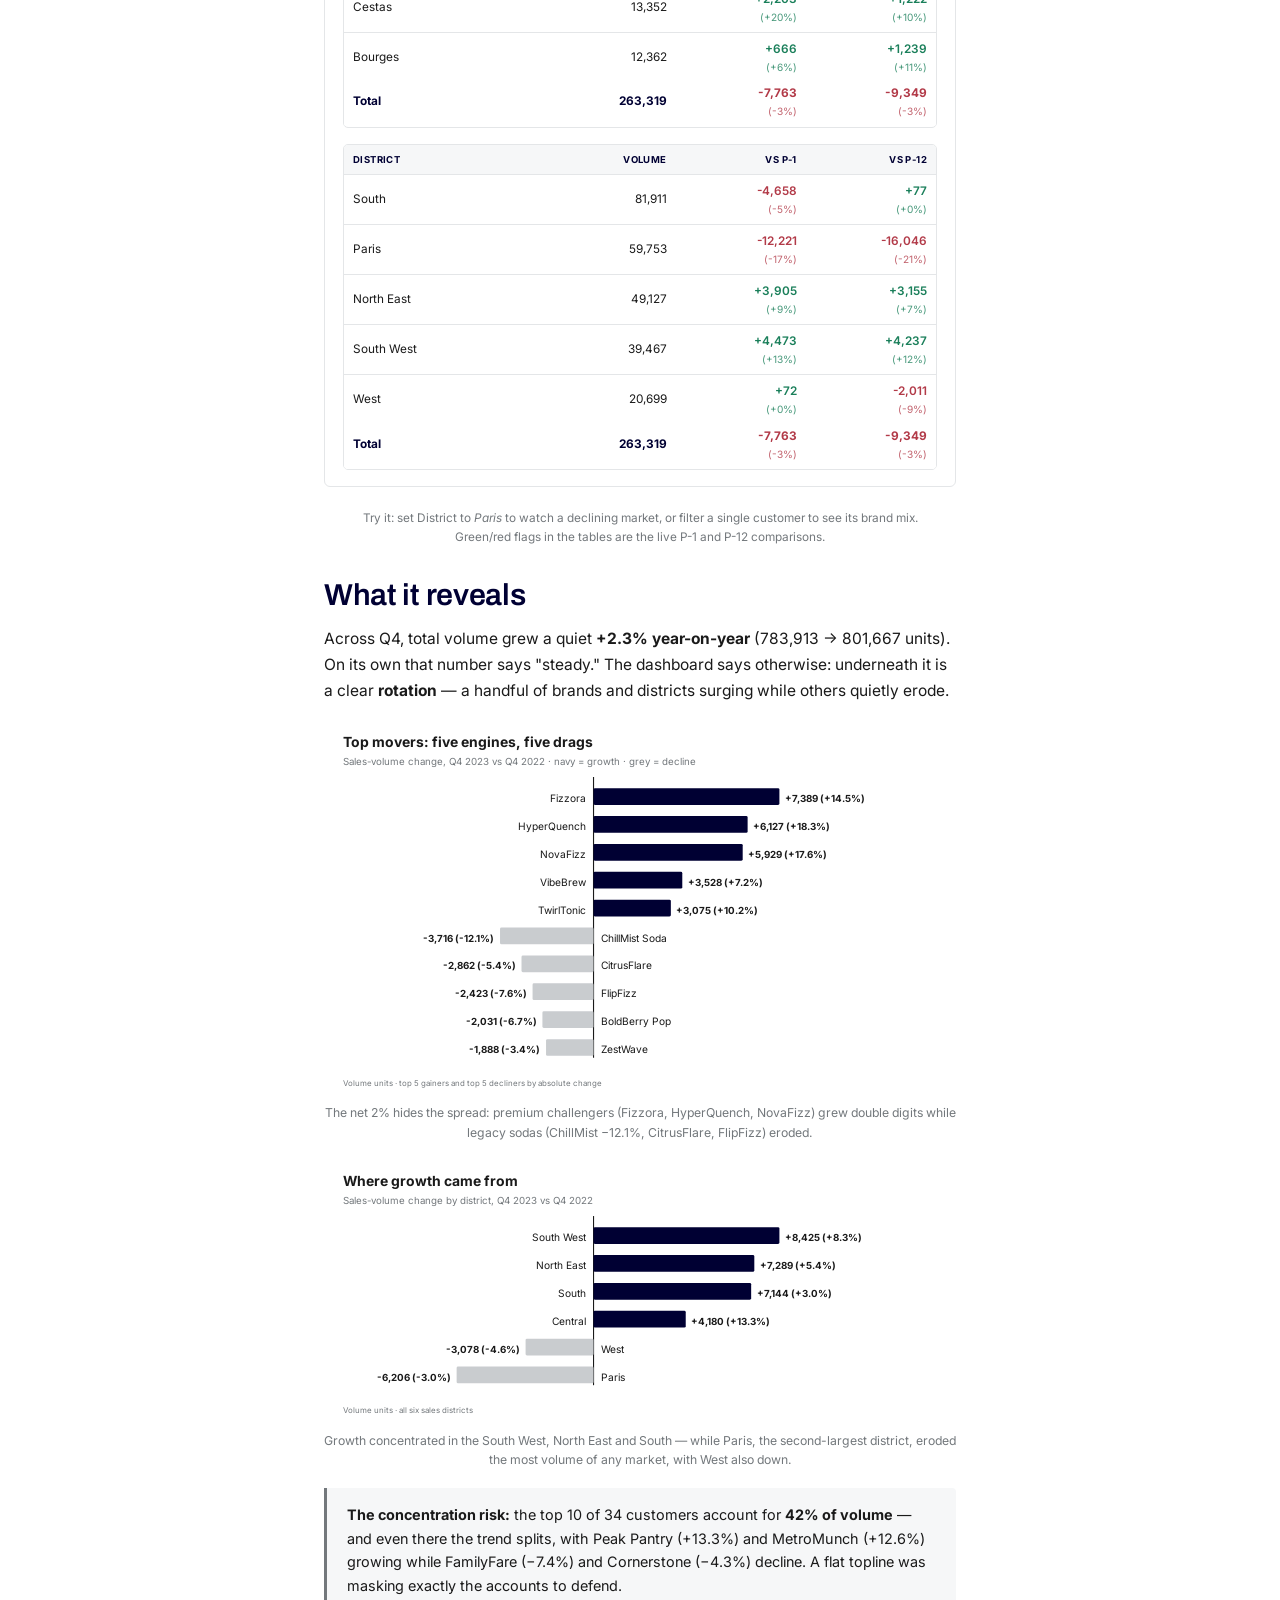
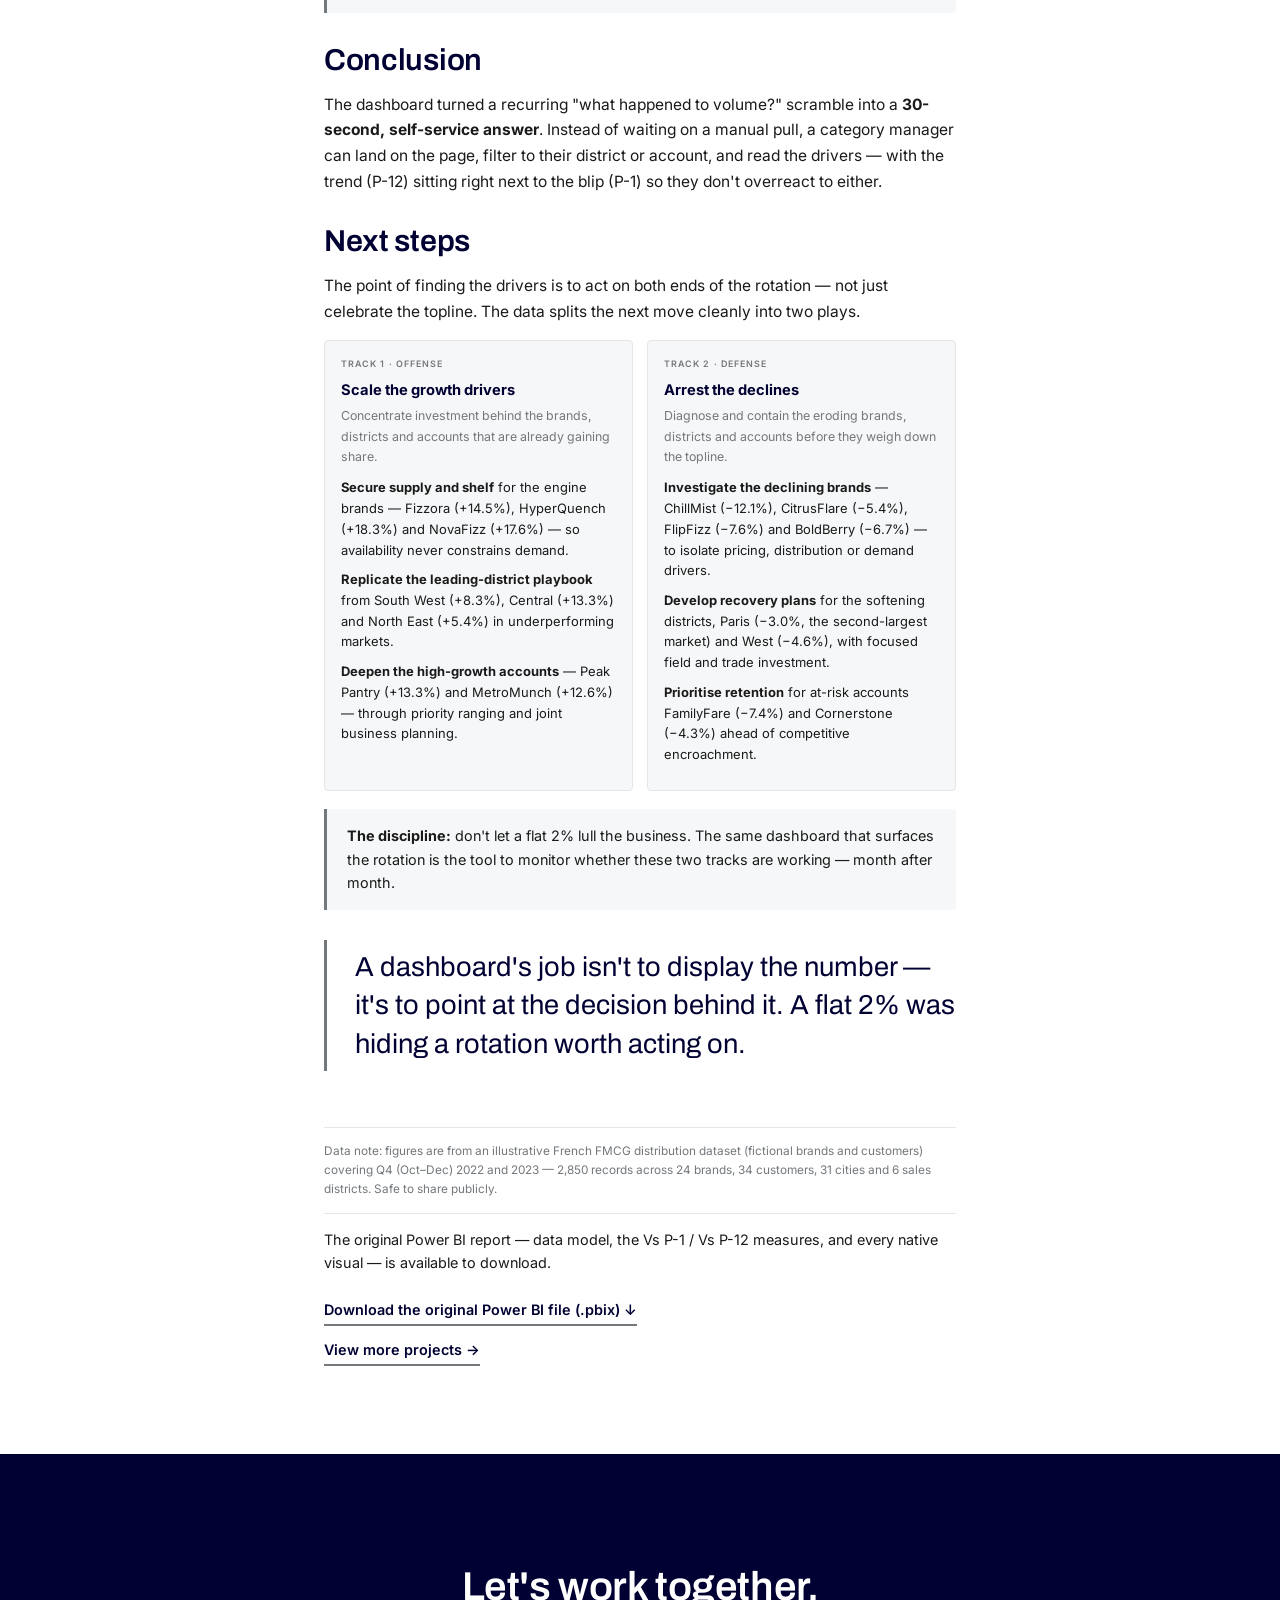
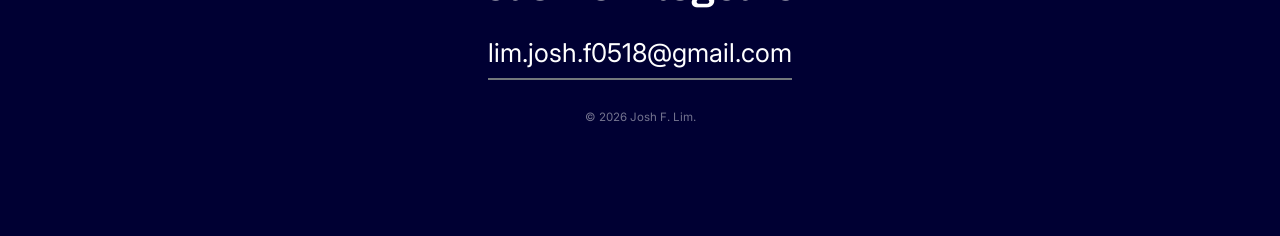
<file: case-study-sales-driver.html>
<!DOCTYPE html>
<html lang="en">
<head>
  <meta charset="UTF-8" />
  <meta name="viewport" content="width=device-width, initial-scale=1.0" />
  <title>Case Study — Sales Driver Dashboard</title>
  <meta name="description" content="An interactive sales-driver dashboard that turns a flat 2% topline into a clear map of which brands, districts and customers actually moved volume — built in Power BI, rebuilt for the web." />
  <link rel="preconnect" href="https://fonts.googleapis.com" />
  <link rel="preconnect" href="https://fonts.gstatic.com" crossorigin />
  <link href="https://fonts.googleapis.com/css2?family=Archivo:wght@600;700&family=Inter:wght@400;500;600&display=swap" rel="stylesheet" />
  <link rel="stylesheet" href="styles.css" />
  <link rel="stylesheet" href="case-study.css" />
  <style>
    .cs-chart { margin: 22px auto 8px; max-width: 640px; }
    .cs-chart svg { width: 100%; height: auto; display: block; }
    .cs-chart figcaption { color: var(--grey); font-size: 0.85rem; margin-top: 8px; text-align: center; }
    .cs-thesis { font-family: var(--serif); font-size: clamp(1.2rem, 2.6vw, 1.5rem); color: var(--navy); line-height: 1.42; margin: 0 0 clamp(24px, 3.5vw, 36px); }
    .cs-tier { display: grid; grid-template-columns: repeat(3, 1fr); gap: 14px; margin: 16px 0; align-items: stretch; }
    .cs-tier--2 { grid-template-columns: repeat(2, 1fr); }
    .cs-tier-card { background: var(--paper); border: 1px solid var(--line); border-radius: 4px; padding: 16px; display: flex; flex-direction: column; }
    .cs-tier-card span { display: block; text-transform: uppercase; letter-spacing: 0.12em; font-size: 0.62rem; color: var(--blue); font-weight: 600; margin-bottom: 7px; background: none; border: none; padding: 0; }
    .cs-tier-card h4 { color: var(--navy); font-size: 1.02rem; margin: 0 0 4px; }
    .cs-tier-card .lede { font-size: 0.86rem; color: var(--grey); margin: 0 0 10px; }
    .cs-tier-card .fact { font-size: 0.9rem; color: var(--ink); margin: 0 0 6px; }
    .cs-tier-card ul { margin: 0 0 0 16px; color: var(--ink); font-size: 0.9rem; }
    .cs-tier-card li { margin-bottom: 5px; } .cs-tier-card li:last-child { margin-bottom: 0; }
    .cs-tier-card ul.seg { margin-top: 2px; }
    .cs-tier--2 .cs-tier-card ul { list-style: none; margin-left: 0; padding-left: 0; }
    .cs-tier--2 .cs-tier-card li { margin-bottom: 9px; }
    .cs-table { width: 100%; border-collapse: collapse; margin: 14px 0; font-size: 0.9rem; }
    .cs-table th, .cs-table td { text-align: left; padding: 9px 10px; border-bottom: 1px solid var(--line); }
    .cs-table th { color: var(--navy); font-size: 0.66rem; text-transform: uppercase; letter-spacing: 0.09em; }
    .cs-callout { background: var(--paper); border-left: 3px solid var(--blue); padding: 15px 20px; margin: 18px 0; border-radius: 0 4px 4px 0; }
    .cs-callout p { font-size: 1rem; color: var(--ink); margin: 0; }
    .cs-block { margin-bottom: 30px; }
    .cs-block p { margin-bottom: 16px; line-height: 1.65; } .cs-block p:last-child { margin-bottom: 0; }
    .cs-block h2 { margin-top: 6px; }
    .cs-foot { margin-top: 18px; padding-top: 14px; border-top: 1px solid var(--line); color: var(--grey); font-size: 0.82rem; }
    .cs-code { margin-top: 14px; border-top: 1px solid var(--line); padding-top: 14px; }

    /* ---- custom hero ---- */
    .sd-hero { position: relative; overflow: hidden; color: #fff;
      background: linear-gradient(120deg, #000033 0%, #0a0a52 52%, #161663 100%);
      padding: clamp(86px, 15vw, 142px) 0 clamp(50px, 7vw, 76px); }
    .sd-hero__inner { position: relative; z-index: 2; max-width: 1100px; margin: 0 auto; padding: 0 clamp(20px, 5vw, 48px); }
    .sd-hero .cs-back { color: rgba(255,255,255,0.72); }
    .sd-hero .kicker { display: inline-block; margin: 14px 0 0; color: rgba(255,255,255,0.62); text-transform: uppercase; letter-spacing: 0.18em; font-size: 0.72rem; font-weight: 600; }
    .sd-hero h1 { font-family: var(--serif); font-weight: 600; font-size: clamp(2.2rem, 6vw, 4rem); line-height: 1.06; margin: 12px 0 0; color: #fff; max-width: 16ch; }
    .sd-hero h1 em { font-style: italic; color: #fff; }
    .sd-hero__sub { margin: 18px 0 0; max-width: 48ch; color: rgba(255,255,255,0.82); font-size: clamp(1rem, 2vw, 1.18rem); line-height: 1.5; }
    .sd-hero__art { position: absolute; right: 0; top: 0; bottom: 0; width: clamp(280px, 44%, 620px); z-index: 1;
      -webkit-mask-image: linear-gradient(to right, transparent, #000 38%); mask-image: linear-gradient(to right, transparent, #000 38%); }
    .sd-hero__art svg { width: 100%; height: 100%; display: block; }
    .sd-bar-rise { transform-box: fill-box; transform-origin: bottom; animation: sdRise 1s cubic-bezier(.2,.7,.3,1) both; }
    @keyframes sdRise { from { transform: scaleY(0); } to { transform: scaleY(1); } }
    @media (max-width: 720px) { .sd-hero__art { opacity: 0.5; width: 70%; } }

    /* ---- interactive dashboard ---- */
    .sd-wrap { margin: 18px 0 6px; border: 1px solid var(--line); border-radius: 6px; overflow: hidden; background: #fff; }
    .sd-head { background: var(--navy); color: #fff; padding: 13px 18px; }
    .sd-head h3 { margin: 0; font-size: 1.02rem; color: #fff; }
    .sd-head p { margin: 4px 0 0; font-size: 0.8rem; color: rgba(255,255,255,0.7); }
    .sd-slicers { display: flex; flex-wrap: wrap; gap: 9px 14px; align-items: flex-end; padding: 12px 18px; background: var(--paper); border-bottom: 1px solid var(--line); }
    .sd-slicers label { display: flex; flex-direction: column; font-size: 0.6rem; text-transform: uppercase; letter-spacing: 0.1em; color: var(--grey); font-weight: 600; gap: 4px; }
    .sd-slicers select { font-family: var(--sans); font-size: 0.84rem; padding: 6px 26px 6px 8px; border: 1px solid var(--line); border-radius: 4px; background: #fff; color: var(--ink); min-width: 116px; max-width: 170px; }
    .sd-reset { align-self: flex-end; font-family: var(--sans); font-size: 0.8rem; padding: 7px 14px; border: 1px solid var(--navy); background: #fff; color: var(--navy); border-radius: 4px; cursor: pointer; }
    .sd-reset:hover { background: var(--navy); color: #fff; }
    .sd-kpis { display: grid; grid-template-columns: repeat(4, 1fr); gap: 10px; }
    .sd-kpi { background: #fff; border: 1px solid var(--line); border-radius: 6px; padding: 16px 20px; }
    .sd-kpi strong { display: block; font-family: var(--serif); font-size: clamp(1.15rem, 2.6vw, 1.5rem); color: var(--navy); line-height: 1.15; }
    .sd-kpi span { display: block; font-size: 0.71rem; color: var(--grey); margin-top: 4px; }
    .sd-body { padding: 14px 18px 16px; }
    .sd-viz { display: grid; grid-template-columns: repeat(auto-fit, minmax(290px, 1fr)); gap: 14px 22px; }
    .sd-vizhead { margin: 2px 0 4px; }
    .sd-vt { font-family: var(--sans); font-weight: 700; font-size: 0.82rem; color: var(--ink); }
    .sd-vs { display: block; font-size: 0.68rem; color: var(--grey); margin-top: 1px; }
    .sd-vizscroll { max-height: 232px; overflow-y: auto; }
    .sd-svg { width: 100%; height: auto; display: block; }
    .sd-lbl { fill: var(--ink); font-family: var(--sans); font-size: 10px; }
    .sd-val { fill: var(--navy); font-family: var(--sans); font-weight: 700; font-size: 9.5px; }
    .sd-rect { fill: var(--navy); }
    .sd-period { font-size: 0.78rem; color: var(--grey); margin: 12px 2px 8px; }
    .sd-tables { display: grid; grid-template-columns: repeat(auto-fit, minmax(320px, 1fr)); gap: 16px 22px; margin-top: 4px; }
    .sd-tscroll { max-height: 326px; overflow-y: auto; border: 1px solid var(--line); border-radius: 5px; }
    .sd-table { font-size: 0.82rem; margin: 0; table-layout: fixed; }
    .sd-table th, .sd-table td { padding: 7px 9px; white-space: nowrap; overflow: hidden; text-overflow: ellipsis; border-bottom: 1px solid var(--line); }
    .sd-table col.c-name { width: 34%; } .sd-table col.c-num { width: 22%; }
    .sd-pct { display: block; font-size: 0.7rem; font-weight: 400; opacity: 0.8; }
    .sd-table thead th { position: sticky; top: 0; z-index: 2; background: var(--paper); letter-spacing: 0.04em; border-bottom: 1px solid var(--line); }
    .sd-table td:first-child { white-space: normal; }
    .sd-num { text-align: right !important; }
    .sd-up { color: #1A7F5A; font-weight: 600; }
    .sd-down { color: #B23A48; font-weight: 600; }
    .sd-na { color: var(--grey); }
    .sd-table tfoot tr.sd-total td { position: sticky; bottom: 0; z-index: 2; background: #fff; border-top: 2px solid var(--navy); border-bottom: none; font-weight: 700; color: var(--navy); }
    .sd-table tfoot tr.sd-total td.sd-up { color: #1A7F5A; } .sd-table tfoot tr.sd-total td.sd-down { color: #B23A48; }

    /* ---- Power BI single image ---- */
    .pbi-figure { margin: 18px 0 6px; }
    .pbi-stage { position: relative; background: var(--paper); border: 1px solid var(--line); border-radius: 6px; overflow: hidden; display: flex; align-items: center; justify-content: center; min-height: 120px; }
    .pbi-img { width: 100%; height: auto; display: block; }
    .pbi-ph { color: var(--grey); font-size: 0.9rem; text-align: center; padding: 40px 24px; }
    .pbi-ph code { background: #fff; border: 1px solid var(--line); border-radius: 3px; padding: 2px 6px; color: var(--navy); }
    .pbi-cap { text-align: center; color: var(--grey); font-size: 0.84rem; margin: 9px 0 0; }

    @media (max-width: 720px) { .cs-tier, .cs-tier--2 { grid-template-columns: 1fr; } .sd-kpis { grid-template-columns: repeat(2, 1fr); } }
</style>
</head>
<body>

  <header class="nav">
    <div class="nav__inner">
      <a href="index.html" class="nav__brand">Josh&nbsp;F.&nbsp;Lim</a>
      <nav class="nav__links">
        <a href="index.html#about">About</a>
        <a href="index.html#experience">Experience</a>
        <a href="index.html#projects">Projects</a>
        <a href="index.html#contact">Contact</a>
      </nav>
    </div>
  </header>

  <section class="sd-hero">
    <div class="sd-hero__art"><svg viewBox="0 0 520 340" preserveAspectRatio="xMaxYMax slice" xmlns="http://www.w3.org/2000/svg" aria-hidden="true"><line x1="40" y1="80" x2="500" y2="80" stroke="rgba(255,255,255,0.06)" stroke-width="1"/><line x1="40" y1="124" x2="500" y2="124" stroke="rgba(255,255,255,0.06)" stroke-width="1"/><line x1="40" y1="168" x2="500" y2="168" stroke="rgba(255,255,255,0.06)" stroke-width="1"/><line x1="40" y1="212" x2="500" y2="212" stroke="rgba(255,255,255,0.06)" stroke-width="1"/><line x1="40" y1="256" x2="500" y2="256" stroke="rgba(255,255,255,0.06)" stroke-width="1"/><line x1="40" y1="300" x2="500" y2="300" stroke="rgba(255,255,255,0.06)" stroke-width="1"/><rect class="sd-bar-rise" style="animation-delay:0s" x="60" y="260" width="30" height="40" rx="3" fill="rgba(147,166,255,0.18)"/><rect class="sd-bar-rise" style="animation-delay:0.06s" x="106" y="242" width="30" height="58" rx="3" fill="rgba(147,166,255,0.23)"/><rect class="sd-bar-rise" style="animation-delay:0.12s" x="152" y="248" width="30" height="52" rx="3" fill="rgba(147,166,255,0.28)"/><rect class="sd-bar-rise" style="animation-delay:0.18s" x="198" y="228" width="30" height="72" rx="3" fill="rgba(147,166,255,0.33)"/><rect class="sd-bar-rise" style="animation-delay:0.24s" x="244" y="234" width="30" height="66" rx="3" fill="rgba(147,166,255,0.38)"/><rect class="sd-bar-rise" style="animation-delay:0.3s" x="290" y="212" width="30" height="88" rx="3" fill="rgba(147,166,255,0.43)"/><rect class="sd-bar-rise" style="animation-delay:0.36s" x="336" y="220" width="30" height="80" rx="3" fill="rgba(147,166,255,0.48)"/><rect class="sd-bar-rise" style="animation-delay:0.42s" x="382" y="196" width="30" height="104" rx="3" fill="rgba(147,166,255,0.53)"/><rect class="sd-bar-rise" style="animation-delay:0.48s" x="428" y="204" width="30" height="96" rx="3" fill="rgba(147,166,255,0.58)"/><rect class="sd-bar-rise" style="animation-delay:0.54s" x="474" y="176" width="30" height="124" rx="3" fill="rgba(147,166,255,0.63)"/><polyline points="75,246 121,228 167,234 213,214 259,220 305,198 351,206 397,182 443,190 489,162" fill="none" stroke="#aeb9ff" stroke-width="2.5" stroke-linecap="round" stroke-linejoin="round"/><circle cx="75" cy="246" r="3.5" fill="#fff"/><circle cx="121" cy="228" r="3.5" fill="#fff"/><circle cx="167" cy="234" r="3.5" fill="#fff"/><circle cx="213" cy="214" r="3.5" fill="#fff"/><circle cx="259" cy="220" r="3.5" fill="#fff"/><circle cx="305" cy="198" r="3.5" fill="#fff"/><circle cx="351" cy="206" r="3.5" fill="#fff"/><circle cx="397" cy="182" r="3.5" fill="#fff"/><circle cx="443" cy="190" r="3.5" fill="#fff"/><circle cx="489" cy="162" r="3.5" fill="#fff"/></svg></div>
    <div class="sd-hero__inner">
      <a class="cs-back" href="index.html#projects">← Back to projects</a>
      <span class="kicker">Sales Analytics · Power BI</span>
      <h1>What's <em>really</em> driving sales?</h1>
      <p class="sd-hero__sub">An interactive dashboard that decomposes sales volume by brand, district, city and customer — turning a flat 2% topline into a clear map of what moved, and why.</p>
    </div>
  </section>

  <section class="cs-meta">
    <div class="container cs-meta__grid">
      <div><span>Role</span><p>Sales Analyst</p></div>
      <div><span>Context</span><p>FMCG · Business Development</p></div>
      <div><span>Stack</span><p>Power BI</p></div>
      <div><span>Impact</span><p>Self-Service Sales Driver Analysis</p></div>
    </div>
  </section>

  <article class="cs-body container">

    <p class="cs-thesis">2% growth can hide a hundred different stories. This dashboard pulls volume apart — brand by brand, district by district, account by account — so one topline number becomes a short list of exactly what to protect and what to fix.</p>

    <section class="cs-block">
      <h2>The problem</h2>
      <p>Leadership could see the topline move month to month — but answering <strong>why</strong> meant hours of manual pivoting. Which brands gained? Which districts slipped? Was a swing a real trend or just a noisy month? By the time the answer arrived, the moment to act had often passed.</p>
      <p>The brief was deceptively simple: build one report that lets anyone see the <strong>drivers</strong> of sales volume — by city, district, brand and customer — and instantly compare each against the previous period and the same period last year.</p>
    </section>

    <section class="cs-block">
      <h2>The approach</h2>
      <p>I designed the report around a single idea: every visual should answer one driver question, and the two time comparisons should separate <em>noise</em> from <em>trend</em>.</p>

      <div class="cs-tier">
        <div class="cs-tier-card">
          <span>1 · Model</span>
          <h4>One clean fact table</h4>
          <p class="fact">Sales Volume by Date,<br>segmented by:</p>
          <ul class="seg"><li>District</li><li>City</li><li>Brand</li><li>Customer</li></ul>
        </div>
        <div class="cs-tier-card">
          <span>2 · Measures</span>
          <h4>Two driver lenses</h4>
          <ul><li><strong>Vs P-1</strong> — prior month</li><li><strong>Vs P-12</strong> — same month last year</li></ul>
        </div>
        <div class="cs-tier-card">
          <span>3 · Design</span>
          <h4>One question per visual</h4>
          <ul><li><em>Where</em> — city &amp; district ranking</li><li><em>What</em> — brand breakdown</li><li><em>Who</em> — customer driver table</li></ul>
        </div>
      </div>

      <p>The two comparison measures are the heart of it. <strong>Vs P-1</strong> (previous period) catches short-term swings; <strong>Vs P-12</strong> (same period last year) strips out seasonality to expose the underlying trend. A brand can look fine month-on-month yet be structurally declining year-on-year — only the second lens reveals it.</p>
    </section>

    <section class="cs-block">
      <h2>Built in Power BI</h2>
      <p>The report was built and delivered in <strong>Power BI Desktop</strong> — data model, the Vs&nbsp;P-1 / Vs&nbsp;P-12 measures, and native visuals only. The interactive version that follows is a faithful web rebuild so it can live on this site without a Power BI account.</p>
      <figure class="pbi-figure">
        <div class="pbi-stage">
          <img class="pbi-img" id="pbi-img" src="assets/pbi/report.png" alt="France Sales Volume Report — Power BI Desktop" />
        </div>
        <figcaption class="pbi-cap">The delivered report in Power BI Desktop — “France Sales Volume Report”.</figcaption>
      </figure>
    </section>

    <section class="cs-block">
      <h2>The interactive rebuild</h2>
      <p>Here is the same report running live in the browser. Filter by year, month, district, city or customer and every visual and table recomputes instantly. It opens on <strong>December 2023</strong> — the same view as the delivered report — so both the previous-month (P-1) and same-month-last-year (P-12) comparisons are populated. Switch Month to <em>All</em> for the full-quarter view behind the 2% headline.</p>

      <div class="sd-wrap">
        <div class="sd-head">
          <h3>Sales Driver Dashboard</h3>
          <p>FMCG volume · France · Q4 2022 vs Q4 2023 · interactive rebuild</p>
        </div>
        <div class="sd-slicers" id="sd-slicers"></div>
        <div class="sd-kpis" id="sd-kpis"></div>
        <div class="sd-body">
          <div class="sd-viz">
            <div id="sd-region"></div>
            <div id="sd-brand"></div>
            <div id="sd-city"></div>
            <div id="sd-customer"></div>
          </div>
          <p class="sd-period" id="sd-period"></p>
          <div class="sd-tables">
            <div id="sd-cust"></div>
            <div id="sd-brandtbl"></div>
            <div id="sd-citytbl"></div>
            <div id="sd-disttbl"></div>
          </div>
        </div>
      </div>
      <p class="cs-chart" style="text-align:center; color:var(--grey); font-size:0.82rem; max-width:600px;">Try it: set District to <em>Paris</em> to watch a declining market, or filter a single customer to see its brand mix. Green/red flags in the tables are the live P-1 and P-12 comparisons.</p>
    </section>

    <section class="cs-block">
      <h2>What it reveals</h2>
      <p>Across Q4, total volume grew a quiet <strong>+2.3% year-on-year</strong> (783,913 → 801,667 units). On its own that number says "steady." The dashboard says otherwise: underneath it is a clear <strong>rotation</strong> — a handful of brands and districts surging while others quietly erode.</p>

      <figure class="cs-chart">
        <svg viewBox="0 0 680 398" xmlns="http://www.w3.org/2000/svg" role="img" aria-label="Top movers: five engines, five drags"><style>.d-ink{fill:var(--ink)}.d-sub{fill:var(--grey)}.d-up{fill:var(--navy)}.d-dn{fill:#C9CCCF}.d-b{font-family:var(--sans);font-weight:700}.d-r{font-family:var(--sans)}.d-z{stroke:var(--ink);stroke-width:1.2}</style><text class="d-ink d-b" x="20" y="24" font-size="15">Top movers: five engines, five drags</text><text class="d-sub d-r" x="20" y="43" font-size="10.5">Sales-volume change, Q4 2023 vs Q4 2022 · navy = growth · grey = decline</text><line class="d-z" x1="290" y1="56" x2="290" y2="358"/><text class="d-ink d-r" x="282" y="83" font-size="11" text-anchor="end">Fizzora</text><rect class="d-up" x="290.0" y="68" width="200.0" height="18" rx="1.5"/><text class="d-ink d-b" x="496.0" y="83" font-size="10.5" text-anchor="start">+7,389 (+14.5%)</text><text class="d-ink d-r" x="282" y="113" font-size="11" text-anchor="end">HyperQuench</text><rect class="d-up" x="290.0" y="98" width="165.8" height="18" rx="1.5"/><text class="d-ink d-b" x="461.8" y="113" font-size="10.5" text-anchor="start">+6,127 (+18.3%)</text><text class="d-ink d-r" x="282" y="143" font-size="11" text-anchor="end">NovaFizz</text><rect class="d-up" x="290.0" y="128" width="160.5" height="18" rx="1.5"/><text class="d-ink d-b" x="456.5" y="143" font-size="10.5" text-anchor="start">+5,929 (+17.6%)</text><text class="d-ink d-r" x="282" y="173" font-size="11" text-anchor="end">VibeBrew</text><rect class="d-up" x="290.0" y="158" width="95.5" height="18" rx="1.5"/><text class="d-ink d-b" x="391.5" y="173" font-size="10.5" text-anchor="start">+3,528 (+7.2%)</text><text class="d-ink d-r" x="282" y="203" font-size="11" text-anchor="end">TwirlTonic</text><rect class="d-up" x="290.0" y="188" width="83.2" height="18" rx="1.5"/><text class="d-ink d-b" x="379.2" y="203" font-size="10.5" text-anchor="start">+3,075 (+10.2%)</text><text class="d-ink d-r" x="298" y="233" font-size="11" text-anchor="start">ChillMist Soda</text><rect class="d-dn" x="189.4" y="218" width="100.6" height="18" rx="1.5"/><text class="d-ink d-b" x="183.4" y="233" font-size="10.5" text-anchor="end">-3,716 (-12.1%)</text><text class="d-ink d-r" x="298" y="263" font-size="11" text-anchor="start">CitrusFlare</text><rect class="d-dn" x="212.5" y="248" width="77.5" height="18" rx="1.5"/><text class="d-ink d-b" x="206.5" y="263" font-size="10.5" text-anchor="end">-2,862 (-5.4%)</text><text class="d-ink d-r" x="298" y="293" font-size="11" text-anchor="start">FlipFizz</text><rect class="d-dn" x="224.4" y="278" width="65.6" height="18" rx="1.5"/><text class="d-ink d-b" x="218.4" y="293" font-size="10.5" text-anchor="end">-2,423 (-7.6%)</text><text class="d-ink d-r" x="298" y="323" font-size="11" text-anchor="start">BoldBerry Pop</text><rect class="d-dn" x="235.0" y="308" width="55.0" height="18" rx="1.5"/><text class="d-ink d-b" x="229.0" y="323" font-size="10.5" text-anchor="end">-2,031 (-6.7%)</text><text class="d-ink d-r" x="298" y="353" font-size="11" text-anchor="start">ZestWave</text><rect class="d-dn" x="238.9" y="338" width="51.1" height="18" rx="1.5"/><text class="d-ink d-b" x="232.9" y="353" font-size="10.5" text-anchor="end">-1,888 (-3.4%)</text><text class="d-sub d-r" x="20" y="388" font-size="8.5">Volume units · top 5 gainers and top 5 decliners by absolute change</text></svg>
        <figcaption>The net 2% hides the spread: premium challengers (Fizzora, HyperQuench, NovaFizz) grew double digits while legacy sodas (ChillMist −12.1%, CitrusFlare, FlipFizz) eroded.</figcaption>
      </figure>

      <figure class="cs-chart">
        <svg viewBox="0 0 680 278" xmlns="http://www.w3.org/2000/svg" role="img" aria-label="Where growth came from"><style>.d-ink{fill:var(--ink)}.d-sub{fill:var(--grey)}.d-up{fill:var(--navy)}.d-dn{fill:#C9CCCF}.d-b{font-family:var(--sans);font-weight:700}.d-r{font-family:var(--sans)}.d-z{stroke:var(--ink);stroke-width:1.2}</style><text class="d-ink d-b" x="20" y="24" font-size="15">Where growth came from</text><text class="d-sub d-r" x="20" y="43" font-size="10.5">Sales-volume change by district, Q4 2023 vs Q4 2022</text><line class="d-z" x1="290" y1="56" x2="290" y2="238"/><text class="d-ink d-r" x="282" y="83" font-size="11" text-anchor="end">South West</text><rect class="d-up" x="290.0" y="68" width="200.0" height="18" rx="1.5"/><text class="d-ink d-b" x="496.0" y="83" font-size="10.5" text-anchor="start">+8,425 (+8.3%)</text><text class="d-ink d-r" x="282" y="113" font-size="11" text-anchor="end">North East</text><rect class="d-up" x="290.0" y="98" width="173.0" height="18" rx="1.5"/><text class="d-ink d-b" x="469.0" y="113" font-size="10.5" text-anchor="start">+7,289 (+5.4%)</text><text class="d-ink d-r" x="282" y="143" font-size="11" text-anchor="end">South</text><rect class="d-up" x="290.0" y="128" width="169.6" height="18" rx="1.5"/><text class="d-ink d-b" x="465.6" y="143" font-size="10.5" text-anchor="start">+7,144 (+3.0%)</text><text class="d-ink d-r" x="282" y="173" font-size="11" text-anchor="end">Central</text><rect class="d-up" x="290.0" y="158" width="99.2" height="18" rx="1.5"/><text class="d-ink d-b" x="395.2" y="173" font-size="10.5" text-anchor="start">+4,180 (+13.3%)</text><text class="d-ink d-r" x="298" y="203" font-size="11" text-anchor="start">West</text><rect class="d-dn" x="216.9" y="188" width="73.1" height="18" rx="1.5"/><text class="d-ink d-b" x="210.9" y="203" font-size="10.5" text-anchor="end">-3,078 (-4.6%)</text><text class="d-ink d-r" x="298" y="233" font-size="11" text-anchor="start">Paris</text><rect class="d-dn" x="142.7" y="218" width="147.3" height="18" rx="1.5"/><text class="d-ink d-b" x="136.7" y="233" font-size="10.5" text-anchor="end">-6,206 (-3.0%)</text><text class="d-sub d-r" x="20" y="268" font-size="8.5">Volume units · all six sales districts</text></svg>
        <figcaption>Growth concentrated in the South West, North East and South — while Paris, the second-largest district, eroded the most volume of any market, with West also down.</figcaption>
      </figure>

      <div class="cs-callout">
        <p><strong>The concentration risk:</strong> the top 10 of 34 customers account for <strong>42% of volume</strong> — and even there the trend splits, with Peak Pantry (+13.3%) and MetroMunch (+12.6%) growing while FamilyFare (−7.4%) and Cornerstone (−4.3%) decline. A flat topline was masking exactly the accounts to defend.</p>
      </div>
    </section>

    <section class="cs-block">
      <h2>Conclusion</h2>
      <p>The dashboard turned a recurring "what happened to volume?" scramble into a <strong>30-second, self-service answer</strong>. Instead of waiting on a manual pull, a category manager can land on the page, filter to their district or account, and read the drivers — with the trend (P-12) sitting right next to the blip (P-1) so they don't overreact to either.</p>
    </section>

    <section class="cs-block">
      <h2>Next steps</h2>
      <p>The point of finding the drivers is to act on both ends of the rotation — not just celebrate the topline. The data splits the next move cleanly into two plays.</p>
      <div class="cs-tier cs-tier--2">
        <div class="cs-tier-card">
          <span>Track 1 · Offense</span>
          <h4>Scale the growth drivers</h4>
          <p class="lede">Concentrate investment behind the brands, districts and accounts that are already gaining share.</p>
          <ul>
            <li><strong>Secure supply and shelf</strong> for the engine brands — Fizzora (+14.5%), HyperQuench (+18.3%) and NovaFizz (+17.6%) — so availability never constrains demand.</li>
            <li><strong>Replicate the leading-district playbook</strong> from South West (+8.3%), Central (+13.3%) and North East (+5.4%) in underperforming markets.</li>
            <li><strong>Deepen the high-growth accounts</strong> — Peak Pantry (+13.3%) and MetroMunch (+12.6%) — through priority ranging and joint business planning.</li>
          </ul>
        </div>
        <div class="cs-tier-card">
          <span>Track 2 · Defense</span>
          <h4>Arrest the declines</h4>
          <p class="lede">Diagnose and contain the eroding brands, districts and accounts before they weigh down the topline.</p>
          <ul>
            <li><strong>Investigate the declining brands</strong> — ChillMist (−12.1%), CitrusFlare (−5.4%), FlipFizz (−7.6%) and BoldBerry (−6.7%) — to isolate pricing, distribution or demand drivers.</li>
            <li><strong>Develop recovery plans</strong> for the softening districts, Paris (−3.0%, the second-largest market) and West (−4.6%), with focused field and trade investment.</li>
            <li><strong>Prioritise retention</strong> for at-risk accounts FamilyFare (−7.4%) and Cornerstone (−4.3%) ahead of competitive encroachment.</li>
          </ul>
        </div>
      </div>
      <div class="cs-callout">
        <p><strong>The discipline:</strong> don't let a flat 2% lull the business. The same dashboard that surfaces the rotation is the tool to monitor whether these two tracks are working — month after month.</p>
      </div>
    </section>

    <blockquote class="cs-quote">
      A dashboard's job isn't to display the number — it's to point at the decision behind it. A flat 2% was hiding a rotation worth acting on.
    </blockquote>

    <p class="cs-foot">Data note: figures are from an illustrative French FMCG distribution dataset (fictional brands and customers) covering Q4 (Oct–Dec) 2022 and 2023 — 2,850 records across 24 brands, 34 customers, 31 cities and 6 sales districts. Safe to share publicly.</p>

    <div class="cs-code">
      <p style="margin-bottom:12px; color:var(--ink);">The original Power BI report — data model, the Vs P-1 / Vs P-12 measures, and every native visual — is available to download.</p>
      <a class="cs-next" href="assets/sales-driver-case-study.pbix" download>Download the original Power BI file (.pbix) ↓</a>
    </div>

    <a class="cs-next" href="index.html#projects">View more projects →</a>
  </article>

  <footer class="footer">
    <div class="container footer__inner">
      <h2>Let's work together.</h2>
      <a class="footer__mail" href="mailto:lim.josh.f0518@gmail.com">lim.josh.f0518@gmail.com</a>
      <p class="footer__copy">© <span id="year"></span> Josh F. Lim.</p>
    </div>
  </footer>

  <script>document.getElementById('year').textContent = new Date().getFullYear();</script>
  <script>window.__SD__ = {"brands":["AmberMist Soda","BoldBerry Pop","Breezo Cola","BubbliQ","ChillMist Soda","CitrusFlare","CrispCloud Soda","Fizzora","FlipFizz","FrostPop","HyperQuench","LumaCola","MysticFizz","NovaFizz","PolarPopper","QuenchMate","SkySip","SonicSip","SparkRush","TurboSplash","TwirlTonic","VibeBrew","VivaPop","ZestWave"],"regions":["Region Central","Region North East","Region Paris","Region South","Region South West","Region West"],"customers":["BlueLeaf Superstore","BrightBuy Superstore","Cornerstone Grocers","DailyNest Supermarket","Evergreen Essentials","Everyday Essentials","FairSprings Market","FamilyFare Superstore","FreshFields Market","FreshHub Market","FreshMart Central","GiantGrocer Plus","GoodLand Marketplace","GreenBasket Grocers","HappyCart Grocery","Horizon Harvest","MarketPeak Foods","MetroMunch Market","NorthStar Market","NovaFresh Market","Oak & Orchard Market","Orchard Lane Market","Peak Pantry Supermart","PrimeChoice Market","PurePantry Foods","RainbowCart Grocery","RiverRun Grocers","SnapBasket Foods","Suncrest Supermart","Sunrise Provisions","ThriveTown Grocers","TrueValue Grocery","Urban Harvest Market","ValleyView Market"],"customerMeta":[["CHENNEVIERES SUR MARNE",2],["LOIRE SUR RHONE",3],["ST GERMAIN LES ARPAJON",2],["VENDIN LE VIEIL",1],["TRAPPES",2],["SEVRAN",2],["CREPY EN VALOIS",2],["ST VULBAS",3],["LABENNE",4],["COLOMIERS",4],["DIGNE LES BAINS",3],["MIRAMAS",3],["CESTAS",4],["CHARTRES",2],["VITROLLES",3],["BREBIERES",1],["PONTAULT COMBAULT",2],["VENDIN LE VIEIL",1],["BAGE LA VILLE",3],["ST GERMAIN LES ARPAJON",2],["CARPIQUET",5],["AULNAY SOUS BOIS",2],["BOURGES",0],["CHATEAUNEUF LES MARTIGUES",3],["VENISSIEUX",3],["VILLENEUVE LES BEZIERS",3],["SALON DE PROVENCE",3],["PLOUFRAGAN",5],["L'ISLE D'ABEAU",3],["MIRAMAS",3],["FLERS EN ESCREBIEUX",1],["MONCEL LES LUNEVILLE",1],["CHAMBOURCY",2],["NARBONNE",4]],"years":[2022,2023],"months":[10,11,12],"rows":[[7,10,0,10,252],[7,10,0,11,663],[7,10,0,12,256],[7,10,1,10,914],[7,10,1,11,459],[7,10,1,12,799],[18,10,0,10,427],[18,10,0,11,409],[18,10,0,12,373],[18,10,1,10,467],[18,10,1,11,425],[18,10,1,12,392],[3,10,0,10,790],[3,10,0,11,208],[3,10,0,12,554],[3,10,1,10,393],[3,10,1,11,923],[3,10,1,12,998],[23,10,0,10,461],[23,10,0,11,804],[23,10,0,12,997],[23,10,1,10,182],[23,10,1,11,553],[23,10,1,12,549],[9,10,0,10,717],[9,10,0,11,656],[9,10,0,12,128],[9,10,1,10,552],[9,10,1,11,333],[9,10,1,12,154],[5,10,0,10,574],[5,10,0,11,374],[5,10,0,12,163],[5,10,1,10,133],[5,10,1,11,701],[5,10,1,12,856],[13,10,0,10,834],[13,10,0,11,396],[13,10,0,12,137],[13,10,1,10,939],[13,10,1,11,246],[13,10,1,12,672],[11,10,0,10,817],[11,10,0,11,848],[11,10,0,12,408],[11,10,1,10,180],[11,10,1,11,329],[11,10,1,12,132],[19,10,0,10,939],[19,10,0,11,410],[19,10,0,12,331],[19,10,1,10,368],[19,10,1,11,206],[19,10,1,12,327],[21,10,0,10,971],[21,10,0,11,717],[21,10,0,12,793],[21,10,1,10,647],[21,10,1,11,517],[21,10,1,12,767],[7,32,0,10,859],[7,32,0,11,644],[7,32,0,12,768],[7,32,1,10,494],[7,32,1,11,645],[7,32,1,12,338],[18,32,0,10,331],[18,32,0,11,354],[18,32,0,12,976],[18,32,1,10,986],[18,32,1,11,816],[18,32,1,12,620],[3,32,0,10,463],[3,32,0,11,398],[3,32,0,12,301],[3,32,1,10,215],[3,32,1,11,519],[3,32,1,12,690],[23,32,0,10,533],[23,32,0,11,820],[23,32,0,12,950],[23,32,1,10,372],[23,32,1,11,347],[23,32,1,12,888],[9,32,0,10,881],[9,32,0,11,229],[9,32,0,12,447],[9,32,1,10,281],[9,32,1,11,189],[9,32,1,12,384],[5,32,0,10,438],[5,32,0,11,519],[5,32,0,12,747],[5,32,1,10,919],[5,32,1,11,397],[5,32,1,12,820],[7,13,0,10,825],[7,13,0,11,941],[7,13,0,12,576],[7,13,1,10,604],[7,13,1,11,257],[7,13,1,12,844],[18,13,0,10,515],[18,13,0,11,123],[18,13,0,12,924],[18,13,1,10,762],[18,13,1,11,593],[18,13,1,12,126],[3,13,0,10,980],[3,13,0,11,794],[3,13,0,12,609],[3,13,1,10,462],[3,13,1,11,382],[3,13,1,12,170],[23,13,0,10,491],[23,13,0,11,654],[23,13,0,12,306],[23,13,1,10,927],[23,13,1,11,862],[23,13,1,12,355],[7,5,0,10,386],[7,5,0,11,701],[7,5,0,12,690],[7,5,1,10,987],[7,5,1,11,947],[7,5,1,12,657],[18,5,0,10,812],[18,5,0,11,851],[18,5,0,12,746],[18,5,1,10,733],[18,5,1,11,994],[18,5,1,12,344],[23,5,0,10,729],[23,5,0,11,745],[23,5,0,12,812],[23,5,1,10,271],[23,5,1,11,871],[23,5,1,12,559],[9,5,0,10,546],[9,5,0,11,532],[9,5,0,12,559],[9,5,1,10,931],[9,5,1,11,842],[9,5,1,12,631],[5,5,0,10,446],[5,5,0,11,942],[5,5,0,12,982],[5,5,1,10,214],[5,5,1,11,412],[5,5,1,12,508],[21,5,0,10,291],[21,5,0,11,566],[21,5,0,12,733],[21,5,1,10,489],[21,5,1,11,620],[21,5,1,12,652],[7,16,0,10,705],[7,16,0,11,692],[7,16,0,12,342],[7,16,1,10,675],[7,16,1,11,699],[7,16,1,12,357],[18,16,0,10,897],[18,16,0,11,205],[18,16,0,12,168],[18,16,1,10,174],[18,16,1,11,243],[18,16,1,12,178],[3,16,0,10,383],[3,16,0,11,508],[3,16,0,12,296],[3,16,1,10,574],[3,16,1,11,631],[3,16,1,12,558],[23,16,0,10,839],[23,16,0,11,166],[23,16,0,12,438],[23,16,1,10,801],[23,16,1,11,285],[23,16,1,12,606],[9,16,0,10,138],[9,16,0,11,657],[9,16,0,12,820],[9,16,1,10,750],[9,16,1,11,940],[9,16,1,12,834],[5,16,0,10,635],[5,16,0,11,220],[5,16,0,12,956],[5,16,1,10,279],[5,16,1,11,789],[5,16,1,12,268],[21,16,0,10,862],[21,16,0,11,467],[21,16,0,12,391],[21,16,1,10,195],[21,16,1,11,488],[21,16,1,12,299],[7,0,0,10,233],[7,0,0,11,333],[7,0,0,12,491],[7,0,1,10,817],[7,0,1,11,221],[7,0,1,12,275],[18,0,0,10,410],[18,0,0,11,716],[18,0,0,12,643],[18,0,1,10,544],[18,0,1,11,541],[18,0,1,12,777],[3,0,0,10,220],[3,0,0,11,384],[3,0,0,12,675],[3,0,1,10,540],[3,0,1,11,847],[3,0,1,12,696],[23,0,0,10,275],[23,0,0,11,615],[23,0,0,12,923],[23,0,1,10,876],[23,0,1,11,674],[23,0,1,12,162],[9,0,0,10,905],[9,0,0,11,847],[9,0,0,12,587],[9,0,1,10,289],[9,0,1,11,924],[9,0,1,12,382],[5,0,0,10,709],[5,0,0,11,351],[5,0,0,12,731],[5,0,1,10,767],[5,0,1,11,201],[5,0,1,12,120],[21,0,0,10,435],[21,0,0,11,169],[21,0,0,12,689],[21,0,1,10,893],[21,0,1,11,255],[21,0,1,12,727],[7,33,0,10,284],[7,33,0,11,872],[7,33,0,12,277],[7,33,1,10,523],[7,33,1,11,987],[7,33,1,12,637],[18,33,0,10,381],[18,33,0,11,748],[18,33,0,12,367],[18,33,1,10,919],[18,33,1,11,765],[18,33,1,12,172],[3,33,0,10,274],[3,33,0,11,140],[3,33,0,12,606],[3,33,1,10,470],[3,33,1,11,806],[3,33,1,12,917],[23,33,0,10,639],[23,33,0,11,363],[23,33,0,12,658],[23,33,1,10,740],[23,33,1,11,436],[23,33,1,12,668],[9,33,0,10,949],[9,33,0,11,454],[9,33,0,12,877],[9,33,1,10,297],[9,33,1,11,797],[9,33,1,12,888],[5,33,0,10,592],[5,33,0,11,529],[5,33,0,12,605],[5,33,1,10,395],[5,33,1,11,388],[5,33,1,12,977],[7,28,0,10,751],[7,28,0,11,929],[7,28,0,12,466],[7,28,1,10,951],[7,28,1,11,205],[7,28,1,12,647],[18,28,0,10,129],[18,28,0,11,810],[18,28,0,12,445],[18,28,1,10,668],[18,28,1,11,651],[18,28,1,12,621],[3,28,0,10,724],[3,28,0,11,240],[3,28,0,12,608],[3,28,1,10,615],[3,28,1,11,862],[3,28,1,12,819],[23,28,0,10,303],[23,28,0,11,966],[23,28,0,12,205],[23,28,1,10,294],[23,28,1,11,697],[23,28,1,12,183],[9,28,0,10,603],[9,28,0,11,418],[9,28,0,12,822],[9,28,1,10,591],[9,28,1,11,611],[9,28,1,12,527],[5,28,0,10,706],[5,28,0,11,137],[5,28,0,12,749],[5,28,1,10,607],[5,28,1,11,455],[5,28,1,12,252],[21,28,0,10,413],[21,28,0,11,175],[21,28,0,12,729],[21,28,1,10,634],[21,28,1,11,547],[21,28,1,12,767],[7,24,0,10,116],[7,24,0,11,488],[7,24,0,12,516],[7,24,1,10,686],[7,24,1,11,645],[7,24,1,12,345],[18,24,0,10,549],[18,24,0,11,514],[18,24,0,12,938],[18,24,1,10,179],[18,24,1,11,720],[18,24,1,12,938],[3,24,0,10,166],[3,24,0,11,234],[3,24,0,12,385],[3,24,1,10,863],[3,24,1,11,309],[3,24,1,12,187],[23,24,0,10,993],[23,24,0,11,472],[23,24,0,12,743],[23,24,1,10,621],[23,24,1,11,300],[23,24,1,12,991],[9,24,0,10,467],[9,24,0,11,731],[9,24,0,12,793],[9,24,1,10,846],[9,24,1,11,842],[9,24,1,12,235],[5,24,0,10,517],[5,24,0,11,336],[5,24,0,12,868],[5,24,1,10,196],[5,24,1,11,526],[5,24,1,12,505],[21,24,0,10,432],[21,24,0,11,750],[21,24,0,12,925],[21,24,1,10,904],[21,24,1,11,915],[21,24,1,12,888],[7,23,0,10,982],[7,23,0,11,234],[7,23,0,12,225],[7,23,1,10,691],[7,23,1,11,232],[7,23,1,12,133],[18,23,0,10,708],[18,23,0,11,153],[18,23,0,12,296],[18,23,1,10,444],[18,23,1,11,352],[18,23,1,12,349],[23,23,0,10,213],[23,23,0,11,399],[23,23,0,12,273],[23,23,1,10,177],[23,23,1,11,779],[23,23,1,12,789],[9,23,0,10,317],[9,23,0,11,399],[9,23,0,12,207],[9,23,1,10,873],[9,23,1,11,794],[9,23,1,12,619],[5,23,0,10,125],[5,23,0,11,190],[5,23,0,12,740],[5,23,1,10,950],[5,23,1,11,293],[5,23,1,12,965],[21,23,0,10,457],[21,23,0,11,534],[21,23,0,12,326],[21,23,1,10,431],[21,23,1,11,890],[21,23,1,12,941],[7,14,0,10,324],[7,14,0,11,464],[7,14,0,12,869],[7,14,1,10,909],[7,14,1,11,274],[7,14,1,12,997],[18,14,0,10,174],[18,14,0,11,794],[18,14,0,12,516],[18,14,1,10,524],[18,14,1,11,944],[18,14,1,12,710],[3,14,0,10,166],[3,14,0,11,422],[3,14,0,12,611],[3,14,1,10,966],[3,14,1,11,149],[3,14,1,12,793],[23,14,0,10,124],[23,14,0,11,323],[23,14,0,12,786],[23,14,1,10,137],[23,14,1,11,535],[23,14,1,12,417],[9,14,0,10,463],[9,14,0,11,183],[9,14,0,12,787],[9,14,1,10,608],[9,14,1,11,684],[9,14,1,12,381],[5,14,0,10,434],[5,14,0,11,236],[5,14,0,12,643],[5,14,1,10,378],[5,14,1,11,243],[5,14,1,12,774],[21,14,0,10,259],[21,14,0,11,522],[21,14,0,12,590],[21,14,1,10,844],[21,14,1,11,442],[21,14,1,12,182],[7,20,0,10,323],[7,20,0,11,727],[7,20,0,12,742],[7,20,1,10,229],[7,20,1,11,898],[7,20,1,12,543],[18,20,0,10,235],[18,20,0,11,469],[18,20,0,12,189],[18,20,1,10,773],[18,20,1,11,290],[18,20,1,12,542],[3,20,0,10,576],[3,20,0,11,838],[3,20,0,12,399],[3,20,1,10,436],[3,20,1,11,885],[3,20,1,12,287],[23,20,0,10,864],[23,20,0,11,267],[23,20,0,12,938],[23,20,1,10,969],[23,20,1,11,579],[23,20,1,12,403],[14,20,0,10,730],[14,20,0,11,390],[14,20,0,12,854],[14,20,1,10,164],[14,20,1,11,744],[14,20,1,12,962],[9,20,0,10,312],[9,20,0,11,484],[9,20,0,12,189],[9,20,1,10,406],[9,20,1,11,340],[9,20,1,12,511],[0,20,0,10,908],[0,20,0,11,844],[0,20,0,12,941],[0,20,1,10,898],[0,20,1,11,625],[0,20,1,12,143],[5,20,0,10,852],[5,20,0,11,407],[5,20,0,12,888],[5,20,1,10,767],[5,20,1,11,426],[5,20,1,12,772],[15,20,0,10,376],[15,20,0,11,557],[15,20,0,12,413],[15,20,1,10,413],[15,20,1,11,299],[15,20,1,12,630],[8,20,0,10,473],[8,20,0,11,416],[8,20,0,12,714],[8,20,1,10,326],[8,20,1,11,817],[8,20,1,12,257],[16,20,0,10,653],[16,20,0,11,821],[16,20,0,12,309],[16,20,1,10,408],[16,20,1,11,884],[16,20,1,12,882],[13,20,0,10,536],[13,20,0,11,883],[13,20,0,12,713],[13,20,1,10,793],[13,20,1,11,571],[13,20,1,12,353],[1,20,0,10,785],[1,20,0,11,326],[1,20,0,12,469],[1,20,1,10,242],[1,20,1,11,238],[1,20,1,12,879],[11,20,0,10,777],[11,20,0,11,565],[11,20,0,12,813],[11,20,1,10,928],[11,20,1,11,323],[11,20,1,12,659],[4,20,0,10,729],[4,20,0,11,454],[4,20,0,12,662],[4,20,1,10,910],[4,20,1,11,113],[4,20,1,12,907],[19,20,0,10,995],[19,20,0,11,161],[19,20,0,12,338],[19,20,1,10,723],[19,20,1,11,987],[19,20,1,12,549],[21,20,0,10,912],[21,20,0,11,132],[21,20,0,12,764],[21,20,1,10,954],[21,20,1,11,160],[21,20,1,12,743],[20,20,0,10,663],[20,20,0,11,597],[20,20,0,12,993],[20,20,1,10,470],[20,20,1,11,790],[20,20,1,12,476],[10,20,0,10,677],[10,20,0,11,419],[10,20,0,12,648],[10,20,1,10,934],[10,20,1,11,179],[10,20,1,12,810],[7,1,0,10,219],[7,1,0,11,124],[7,1,0,12,821],[7,1,1,10,453],[7,1,1,11,771],[7,1,1,12,273],[2,1,0,10,859],[2,1,0,11,358],[2,1,0,12,858],[2,1,1,10,140],[2,1,1,11,624],[2,1,1,12,631],[18,1,0,10,320],[18,1,0,11,131],[18,1,0,12,594],[18,1,1,10,369],[18,1,1,11,215],[18,1,1,12,831],[3,1,0,10,556],[3,1,0,11,889],[3,1,0,12,719],[3,1,1,10,472],[3,1,1,11,956],[3,1,1,12,428],[23,1,0,10,165],[23,1,0,11,284],[23,1,0,12,375],[23,1,1,10,539],[23,1,1,11,660],[23,1,1,12,481],[9,1,0,10,553],[9,1,0,11,796],[9,1,0,12,303],[9,1,1,10,521],[9,1,1,11,853],[9,1,1,12,836],[0,1,0,10,694],[0,1,0,11,302],[0,1,0,12,441],[0,1,1,10,952],[0,1,1,11,600],[0,1,1,12,455],[5,1,0,10,769],[5,1,0,11,675],[5,1,0,12,127],[5,1,1,10,318],[5,1,1,11,157],[5,1,1,12,960],[15,1,0,10,181],[15,1,0,11,970],[15,1,0,12,580],[15,1,1,10,120],[15,1,1,11,408],[15,1,1,12,534],[8,1,0,10,643],[8,1,0,11,609],[8,1,0,12,236],[8,1,1,10,219],[8,1,1,11,408],[8,1,1,12,209],[16,1,0,10,277],[16,1,0,11,590],[16,1,0,12,125],[16,1,1,10,346],[16,1,1,11,974],[16,1,1,12,206],[13,1,0,10,169],[13,1,0,11,643],[13,1,0,12,529],[13,1,1,10,626],[13,1,1,11,492],[13,1,1,12,745],[1,1,0,10,436],[1,1,0,11,154],[1,1,0,12,269],[1,1,1,10,833],[1,1,1,11,277],[1,1,1,12,931],[11,1,0,10,396],[11,1,0,11,330],[11,1,0,12,797],[11,1,1,10,394],[11,1,1,11,164],[11,1,1,12,755],[6,1,0,10,207],[6,1,0,11,895],[6,1,0,12,185],[6,1,1,10,295],[6,1,1,11,581],[6,1,1,12,877],[4,1,0,10,896],[4,1,0,11,413],[4,1,0,12,797],[4,1,1,10,562],[4,1,1,11,258],[4,1,1,12,275],[19,1,0,10,647],[19,1,0,11,185],[19,1,0,12,768],[19,1,1,10,803],[19,1,1,11,883],[19,1,1,12,416],[21,1,0,10,330],[21,1,0,11,141],[21,1,0,12,245],[21,1,1,10,155],[21,1,1,11,830],[21,1,1,12,396],[20,1,0,10,821],[20,1,0,11,724],[20,1,0,12,246],[20,1,1,10,212],[20,1,1,11,802],[20,1,1,12,626],[10,1,0,10,767],[10,1,0,11,490],[10,1,0,12,301],[10,1,1,10,543],[10,1,1,11,763],[10,1,1,12,807],[7,26,0,10,540],[7,26,0,11,411],[7,26,0,12,235],[7,26,1,10,963],[7,26,1,11,784],[7,26,1,12,139],[18,26,0,10,446],[18,26,0,11,222],[18,26,0,12,152],[18,26,1,10,870],[18,26,1,11,810],[18,26,1,12,572],[3,26,0,10,181],[3,26,0,11,520],[3,26,0,12,390],[3,26,1,10,346],[3,26,1,11,842],[3,26,1,12,211],[23,26,0,10,377],[23,26,0,11,241],[23,26,0,12,873],[23,26,1,10,885],[23,26,1,11,601],[23,26,1,12,360],[14,26,0,10,924],[14,26,0,11,428],[14,26,0,12,875],[14,26,1,10,826],[14,26,1,11,315],[14,26,1,12,624],[9,26,0,10,535],[9,26,0,11,802],[9,26,0,12,375],[9,26,1,10,511],[9,26,1,11,203],[9,26,1,12,279],[0,26,0,10,905],[0,26,0,11,810],[0,26,0,12,525],[0,26,1,10,516],[0,26,1,11,172],[0,26,1,12,938],[5,26,0,10,190],[5,26,0,11,997],[5,26,0,12,439],[5,26,1,10,267],[5,26,1,11,648],[5,26,1,12,962],[15,26,0,10,435],[15,26,0,11,451],[15,26,0,12,374],[15,26,1,10,802],[15,26,1,11,396],[15,26,1,12,582],[8,26,0,10,995],[8,26,0,11,591],[8,26,0,12,529],[8,26,1,10,255],[8,26,1,11,539],[8,26,1,12,288],[16,26,0,10,837],[16,26,0,11,453],[16,26,0,12,432],[16,26,1,10,666],[16,26,1,11,611],[16,26,1,12,451],[12,26,0,10,940],[12,26,0,11,540],[12,26,0,12,240],[12,26,1,10,225],[12,26,1,11,420],[12,26,1,12,861],[13,26,0,10,332],[13,26,0,11,351],[13,26,0,12,720],[13,26,1,10,423],[13,26,1,11,876],[13,26,1,12,561],[1,26,0,10,564],[1,26,0,11,329],[1,26,0,12,114],[1,26,1,10,815],[1,26,1,11,238],[1,26,1,12,316],[11,26,0,10,328],[11,26,0,11,925],[11,26,0,12,834],[11,26,1,10,256],[11,26,1,11,752],[11,26,1,12,153],[19,26,0,10,383],[19,26,0,11,813],[19,26,0,12,759],[19,26,1,10,439],[19,26,1,11,506],[19,26,1,12,530],[21,26,0,10,414],[21,26,0,11,316],[21,26,0,12,361],[21,26,1,10,137],[21,26,1,11,898],[21,26,1,12,579],[10,26,0,10,999],[10,26,0,11,521],[10,26,0,12,592],[10,26,1,10,343],[10,26,1,11,859],[10,26,1,12,957],[7,12,0,10,513],[7,12,0,11,959],[7,12,0,12,586],[7,12,1,10,341],[7,12,1,11,335],[7,12,1,12,332],[2,12,0,10,772],[2,12,0,11,288],[2,12,0,12,492],[2,12,1,10,149],[2,12,1,11,505],[2,12,1,12,904],[18,12,0,10,257],[18,12,0,11,533],[18,12,0,12,855],[18,12,1,10,473],[18,12,1,11,151],[18,12,1,12,964],[3,12,0,10,759],[3,12,0,11,178],[3,12,0,12,624],[3,12,1,10,854],[3,12,1,11,763],[3,12,1,12,464],[23,12,0,10,191],[23,12,0,11,915],[23,12,0,12,356],[23,12,1,10,705],[23,12,1,11,854],[23,12,1,12,114],[9,12,0,10,555],[9,12,0,11,304],[9,12,0,12,286],[9,12,1,10,931],[9,12,1,11,172],[9,12,1,12,243],[0,12,0,10,506],[0,12,0,11,791],[0,12,0,12,411],[0,12,1,10,710],[0,12,1,11,777],[0,12,1,12,953],[5,12,0,10,558],[5,12,0,11,436],[5,12,0,12,900],[5,12,1,10,421],[5,12,1,11,551],[5,12,1,12,601],[15,12,0,10,922],[15,12,0,11,190],[15,12,0,12,777],[15,12,1,10,475],[15,12,1,11,371],[15,12,1,12,605],[8,12,0,10,348],[8,12,0,11,359],[8,12,0,12,605],[8,12,1,10,835],[8,12,1,11,190],[8,12,1,12,392],[16,12,0,10,771],[16,12,0,11,974],[16,12,0,12,521],[16,12,1,10,650],[16,12,1,11,588],[16,12,1,12,289],[17,12,0,10,153],[17,12,0,11,382],[17,12,0,12,648],[17,12,1,10,734],[17,12,1,11,855],[17,12,1,12,978],[12,12,0,10,594],[12,12,0,11,963],[12,12,0,12,143],[12,12,1,10,684],[12,12,1,11,407],[12,12,1,12,897],[13,12,0,10,542],[13,12,0,11,482],[13,12,0,12,862],[13,12,1,10,760],[13,12,1,11,439],[13,12,1,12,974],[1,12,0,10,652],[1,12,0,11,268],[1,12,0,12,378],[1,12,1,10,172],[1,12,1,11,203],[1,12,1,12,736],[11,12,0,10,639],[11,12,0,11,137],[11,12,0,12,631],[11,12,1,10,580],[11,12,1,11,943],[11,12,1,12,768],[4,12,0,10,946],[4,12,0,11,169],[4,12,0,12,363],[4,12,1,10,424],[4,12,1,11,537],[4,12,1,12,576],[19,12,0,10,826],[19,12,0,11,458],[19,12,0,12,667],[19,12,1,10,538],[19,12,1,11,542],[19,12,1,12,528],[21,12,0,10,866],[21,12,0,11,345],[21,12,0,12,657],[21,12,1,10,245],[21,12,1,11,928],[21,12,1,12,718],[20,12,0,10,978],[20,12,0,11,567],[20,12,0,12,508],[20,12,1,10,872],[20,12,1,11,717],[20,12,1,12,452],[10,12,0,10,557],[10,12,0,11,882],[10,12,0,12,860],[10,12,1,10,213],[10,12,1,11,321],[10,12,1,12,864],[7,8,0,10,198],[7,8,0,11,741],[7,8,0,12,603],[7,8,1,10,959],[7,8,1,11,947],[7,8,1,12,837],[18,8,0,10,903],[18,8,0,11,260],[18,8,0,12,644],[18,8,1,10,648],[18,8,1,11,405],[18,8,1,12,534],[3,8,0,10,339],[3,8,0,11,553],[3,8,0,12,540],[3,8,1,10,929],[3,8,1,11,406],[3,8,1,12,790],[23,8,0,10,172],[23,8,0,11,650],[23,8,0,12,358],[23,8,1,10,630],[23,8,1,11,716],[23,8,1,12,470],[9,8,0,10,735],[9,8,0,11,338],[9,8,0,12,554],[9,8,1,10,432],[9,8,1,11,999],[9,8,1,12,400],[0,8,0,10,427],[0,8,0,11,798],[0,8,0,12,745],[0,8,1,10,350],[0,8,1,11,891],[0,8,1,12,731],[5,8,0,10,374],[5,8,0,11,794],[5,8,0,12,685],[5,8,1,10,474],[5,8,1,11,757],[5,8,1,12,404],[15,8,0,10,890],[15,8,0,11,720],[15,8,0,12,573],[15,8,1,10,982],[15,8,1,11,782],[15,8,1,12,471],[8,8,0,10,699],[8,8,0,11,544],[8,8,0,12,801],[8,8,1,10,972],[8,8,1,11,387],[8,8,1,12,841],[16,8,0,10,538],[16,8,0,11,318],[16,8,0,12,711],[16,8,1,10,824],[16,8,1,11,307],[16,8,1,12,589],[13,8,0,10,523],[13,8,0,11,285],[13,8,0,12,386],[13,8,1,10,859],[13,8,1,11,118],[13,8,1,12,597],[1,8,0,10,692],[1,8,0,11,936],[1,8,0,12,884],[1,8,1,10,962],[1,8,1,11,542],[1,8,1,12,124],[11,8,0,10,147],[11,8,0,11,900],[11,8,0,12,189],[11,8,1,10,161],[11,8,1,11,797],[11,8,1,12,521],[4,8,0,10,708],[4,8,0,11,780],[4,8,0,12,783],[4,8,1,10,622],[4,8,1,11,345],[4,8,1,12,139],[19,8,0,10,654],[19,8,0,11,365],[19,8,0,12,216],[19,8,1,10,591],[19,8,1,11,629],[19,8,1,12,441],[21,8,0,10,769],[21,8,0,11,857],[21,8,0,12,859],[21,8,1,10,595],[21,8,1,11,398],[21,8,1,12,945],[20,8,0,10,226],[20,8,0,11,734],[20,8,0,12,592],[20,8,1,10,705],[20,8,1,11,131],[20,8,1,12,654],[10,8,0,10,313],[10,8,0,11,872],[10,8,0,12,298],[10,8,1,10,174],[10,8,1,11,229],[10,8,1,12,988],[7,15,0,10,298],[7,15,0,11,818],[7,15,0,12,508],[7,15,1,10,735],[7,15,1,11,767],[7,15,1,12,663],[18,15,0,10,845],[18,15,0,11,746],[18,15,0,12,886],[18,15,1,10,785],[18,15,1,11,162],[18,15,1,12,432],[3,15,0,10,170],[3,15,0,11,751],[3,15,0,12,806],[3,15,1,10,298],[3,15,1,11,144],[3,15,1,12,212],[23,15,0,10,518],[23,15,0,11,633],[23,15,0,12,417],[23,15,1,10,907],[23,15,1,11,184],[23,15,1,12,898],[9,15,0,10,678],[9,15,0,11,148],[9,15,0,12,746],[9,15,1,10,890],[9,15,1,11,780],[9,15,1,12,189],[0,15,0,10,394],[0,15,0,11,298],[0,15,0,12,731],[0,15,1,10,259],[0,15,1,11,838],[0,15,1,12,723],[5,15,0,10,568],[5,15,0,11,274],[5,15,0,12,432],[5,15,1,10,921],[5,15,1,11,451],[5,15,1,12,335],[15,15,0,10,668],[15,15,0,11,803],[15,15,0,12,651],[15,15,1,10,850],[15,15,1,11,526],[15,15,1,12,973],[16,15,0,10,624],[16,15,0,11,170],[16,15,0,12,898],[16,15,1,10,119],[16,15,1,11,403],[16,15,1,12,793],[12,15,0,10,367],[12,15,0,11,784],[12,15,0,12,910],[12,15,1,10,153],[12,15,1,11,666],[12,15,1,12,365],[13,15,0,10,313],[13,15,0,11,314],[13,15,0,12,315],[13,15,1,10,905],[13,15,1,11,857],[13,15,1,12,672],[1,15,0,10,167],[1,15,0,11,629],[1,15,0,12,183],[1,15,1,10,773],[1,15,1,11,447],[1,15,1,12,590],[11,15,0,10,334],[11,15,0,11,308],[11,15,0,12,436],[11,15,1,10,553],[11,15,1,11,678],[11,15,1,12,337],[4,15,0,10,569],[4,15,0,11,859],[4,15,0,12,756],[4,15,1,10,724],[4,15,1,11,140],[4,15,1,12,907],[19,15,0,10,459],[19,15,0,11,296],[19,15,0,12,422],[19,15,1,10,297],[19,15,1,11,767],[19,15,1,12,887],[21,15,0,10,734],[21,15,0,11,554],[21,15,0,12,602],[21,15,1,10,550],[21,15,1,11,570],[21,15,1,12,828],[20,15,0,10,341],[20,15,0,11,707],[20,15,0,12,254],[20,15,1,10,511],[20,15,1,11,634],[20,15,1,12,319],[10,15,0,10,917],[10,15,0,11,295],[10,15,0,12,169],[10,15,1,10,958],[10,15,1,11,345],[10,15,1,12,903],[7,3,0,10,211],[7,3,0,11,752],[7,3,0,12,978],[7,3,1,10,780],[7,3,1,11,330],[7,3,1,12,410],[18,3,0,10,242],[18,3,0,11,649],[18,3,0,12,399],[18,3,1,10,634],[18,3,1,11,586],[18,3,1,12,643],[3,3,0,10,187],[3,3,0,11,544],[3,3,0,12,124],[3,3,1,10,612],[3,3,1,11,172],[3,3,1,12,372],[23,3,0,10,368],[23,3,0,11,996],[23,3,0,12,113],[23,3,1,10,587],[23,3,1,11,780],[23,3,1,12,152],[9,3,0,10,679],[9,3,0,11,565],[9,3,0,12,300],[9,3,1,10,765],[9,3,1,11,496],[9,3,1,12,210],[0,3,0,10,294],[0,3,0,11,433],[0,3,0,12,915],[0,3,1,10,269],[0,3,1,11,678],[0,3,1,12,173],[5,3,0,10,681],[5,3,0,11,782],[5,3,0,12,590],[5,3,1,10,706],[5,3,1,11,226],[5,3,1,12,558],[15,3,0,10,334],[15,3,0,11,809],[15,3,0,12,798],[15,3,1,10,398],[15,3,1,11,460],[15,3,1,12,781],[16,3,0,10,345],[16,3,0,11,980],[16,3,0,12,118],[16,3,1,10,432],[16,3,1,11,556],[16,3,1,12,740],[17,3,0,10,884],[17,3,0,11,637],[17,3,0,12,537],[17,3,1,10,185],[17,3,1,11,139],[17,3,1,12,481],[12,3,0,10,382],[12,3,0,11,954],[12,3,0,12,508],[12,3,1,10,941],[12,3,1,11,619],[12,3,1,12,972],[13,3,0,10,310],[13,3,0,11,173],[13,3,0,12,462],[13,3,1,10,406],[13,3,1,11,788],[13,3,1,12,738],[1,3,0,10,123],[1,3,0,11,612],[1,3,0,12,221],[1,3,1,10,608],[1,3,1,11,220],[1,3,1,12,381],[11,3,0,10,648],[11,3,0,11,633],[11,3,0,12,620],[11,3,1,10,711],[11,3,1,11,477],[11,3,1,12,586],[4,3,0,10,622],[4,3,0,11,132],[4,3,0,12,870],[4,3,1,10,459],[4,3,1,11,552],[4,3,1,12,594],[19,3,0,10,306],[19,3,0,11,678],[19,3,0,12,344],[19,3,1,10,514],[19,3,1,11,279],[19,3,1,12,360],[21,3,0,10,328],[21,3,0,11,156],[21,3,0,12,622],[21,3,1,10,533],[21,3,1,11,595],[21,3,1,12,950],[20,3,0,10,183],[20,3,0,11,830],[20,3,0,12,961],[20,3,1,10,228],[20,3,1,11,481],[20,3,1,12,687],[10,3,0,10,796],[10,3,0,11,189],[10,3,0,12,712],[10,3,1,10,620],[10,3,1,11,612],[10,3,1,12,909],[7,17,0,10,155],[7,17,0,11,444],[7,17,0,12,865],[7,17,1,10,712],[7,17,1,11,416],[7,17,1,12,825],[2,17,0,10,939],[2,17,0,11,544],[2,17,0,12,638],[2,17,1,10,631],[2,17,1,11,305],[2,17,1,12,635],[18,17,0,10,404],[18,17,0,11,334],[18,17,0,12,856],[18,17,1,10,384],[18,17,1,11,843],[18,17,1,12,941],[3,17,0,10,711],[3,17,0,11,529],[3,17,0,12,706],[3,17,1,10,884],[3,17,1,11,850],[3,17,1,12,818],[23,17,0,10,471],[23,17,0,11,754],[23,17,0,12,731],[23,17,1,10,755],[23,17,1,11,682],[23,17,1,12,519],[9,17,0,10,516],[9,17,0,11,830],[9,17,0,12,868],[9,17,1,10,409],[9,17,1,11,809],[9,17,1,12,957],[0,17,0,10,608],[0,17,0,11,553],[0,17,0,12,752],[0,17,1,10,900],[0,17,1,11,786],[0,17,1,12,765],[5,17,0,10,426],[5,17,0,11,358],[5,17,0,12,820],[5,17,1,10,396],[5,17,1,11,556],[5,17,1,12,868],[15,17,0,10,889],[15,17,0,11,652],[15,17,0,12,951],[15,17,1,10,813],[15,17,1,11,292],[15,17,1,12,608],[16,17,0,10,903],[16,17,0,11,276],[16,17,0,12,229],[16,17,1,10,849],[16,17,1,11,545],[16,17,1,12,700],[13,17,0,10,250],[13,17,0,11,340],[13,17,0,12,816],[13,17,1,10,963],[13,17,1,11,795],[13,17,1,12,382],[11,17,0,10,713],[11,17,0,11,613],[11,17,0,12,752],[11,17,1,10,505],[11,17,1,11,210],[11,17,1,12,757],[4,17,0,10,434],[4,17,0,11,911],[4,17,0,12,546],[4,17,1,10,710],[4,17,1,11,150],[4,17,1,12,987],[19,17,0,10,821],[19,17,0,11,854],[19,17,0,12,568],[19,17,1,10,659],[19,17,1,11,449],[19,17,1,12,941],[21,17,0,10,525],[21,17,0,11,745],[21,17,0,12,329],[21,17,1,10,816],[21,17,1,11,446],[21,17,1,12,345],[20,17,0,10,302],[20,17,0,11,155],[20,17,0,12,341],[20,17,1,10,606],[20,17,1,11,827],[20,17,1,12,408],[10,17,0,10,680],[10,17,0,11,547],[10,17,0,12,181],[10,17,1,10,709],[10,17,1,11,989],[10,17,1,12,822],[7,30,0,10,893],[7,30,0,11,335],[7,30,0,12,637],[7,30,1,10,580],[7,30,1,11,157],[7,30,1,12,862],[18,30,0,10,115],[18,30,0,11,271],[18,30,0,12,217],[18,30,1,10,415],[18,30,1,11,671],[18,30,1,12,425],[3,30,0,10,725],[3,30,0,11,582],[3,30,0,12,709],[3,30,1,10,221],[3,30,1,11,311],[3,30,1,12,392],[23,30,0,10,949],[23,30,0,11,847],[23,30,0,12,221],[23,30,1,10,247],[23,30,1,11,391],[23,30,1,12,278],[9,30,0,10,944],[9,30,0,11,161],[9,30,0,12,679],[9,30,1,10,194],[9,30,1,11,840],[9,30,1,12,424],[5,30,0,10,518],[5,30,0,11,594],[5,30,0,12,662],[5,30,1,10,632],[5,30,1,11,878],[5,30,1,12,388],[21,30,0,10,755],[21,30,0,11,538],[21,30,0,12,454],[21,30,1,10,207],[21,30,1,11,444],[21,30,1,12,326],[7,27,0,10,186],[7,27,0,11,222],[7,27,0,12,565],[7,27,1,10,592],[7,27,1,11,766],[7,27,1,12,345],[2,27,0,10,258],[2,27,0,11,480],[2,27,0,12,926],[2,27,1,10,260],[2,27,1,11,695],[2,27,1,12,246],[18,27,0,10,136],[18,27,0,11,727],[18,27,0,12,607],[18,27,1,10,248],[18,27,1,11,866],[18,27,1,12,268],[3,27,0,10,640],[3,27,0,11,527],[3,27,0,12,891],[3,27,1,10,133],[3,27,1,11,546],[3,27,1,12,872],[23,27,0,10,653],[23,27,0,11,343],[23,27,0,12,478],[23,27,1,10,537],[23,27,1,11,738],[23,27,1,12,310],[9,27,0,10,631],[9,27,0,11,981],[9,27,0,12,573],[9,27,1,10,197],[9,27,1,11,405],[9,27,1,12,969],[0,27,0,10,911],[0,27,0,11,446],[0,27,0,12,802],[0,27,1,10,123],[0,27,1,11,470],[0,27,1,12,265],[5,27,0,10,737],[5,27,0,11,180],[5,27,0,12,227],[5,27,1,10,473],[5,27,1,11,261],[5,27,1,12,137],[15,27,0,10,153],[15,27,0,11,766],[15,27,0,12,232],[15,27,1,10,660],[15,27,1,11,747],[15,27,1,12,376],[8,27,0,10,871],[8,27,0,11,467],[8,27,0,12,111],[8,27,1,10,615],[8,27,1,11,695],[8,27,1,12,139],[16,27,0,10,966],[16,27,0,11,667],[16,27,0,12,537],[16,27,1,10,802],[16,27,1,11,554],[16,27,1,12,169],[13,27,0,10,534],[13,27,0,11,257],[13,27,0,12,670],[13,27,1,10,634],[13,27,1,11,522],[13,27,1,12,888],[1,27,0,10,931],[1,27,0,11,965],[1,27,0,12,481],[1,27,1,10,927],[1,27,1,11,797],[1,27,1,12,998],[11,27,0,10,820],[11,27,0,11,773],[11,27,0,12,447],[11,27,1,10,819],[11,27,1,11,242],[11,27,1,12,883],[4,27,0,10,586],[4,27,0,11,557],[4,27,0,12,668],[4,27,1,10,782],[4,27,1,11,188],[4,27,1,12,574],[19,27,0,10,284],[19,27,0,11,198],[19,27,0,12,335],[19,27,1,10,702],[19,27,1,11,831],[19,27,1,12,211],[21,27,0,10,870],[21,27,0,11,169],[21,27,0,12,931],[21,27,1,10,896],[21,27,1,11,120],[21,27,1,12,838],[20,27,0,10,751],[20,27,0,11,431],[20,27,0,12,864],[20,27,1,10,322],[20,27,1,11,372],[20,27,1,12,359],[10,27,0,10,884],[10,27,0,11,676],[10,27,0,12,389],[10,27,1,10,608],[10,27,1,11,664],[10,27,1,12,544],[7,19,0,10,799],[7,19,0,11,659],[7,19,0,12,471],[7,19,1,10,217],[7,19,1,11,784],[7,19,1,12,994],[18,19,0,10,530],[18,19,0,11,996],[18,19,0,12,771],[18,19,1,10,686],[18,19,1,11,918],[18,19,1,12,646],[3,19,0,10,365],[3,19,0,11,756],[3,19,0,12,435],[3,19,1,10,580],[3,19,1,11,534],[3,19,1,12,797],[23,19,0,10,535],[23,19,0,11,137],[23,19,0,12,691],[23,19,1,10,735],[23,19,1,11,638],[23,19,1,12,911],[14,19,0,10,793],[14,19,0,11,523],[14,19,0,12,627],[14,19,1,10,123],[14,19,1,11,735],[14,19,1,12,637],[9,19,0,10,818],[9,19,0,11,698],[9,19,0,12,761],[9,19,1,10,262],[9,19,1,11,278],[9,19,1,12,647],[0,19,0,10,510],[0,19,0,11,631],[0,19,0,12,676],[0,19,1,10,343],[0,19,1,11,531],[0,19,1,12,430],[5,19,0,10,182],[5,19,0,11,866],[5,19,0,12,287],[5,19,1,10,852],[5,19,1,11,131],[5,19,1,12,488],[15,19,0,10,238],[15,19,0,11,441],[15,19,0,12,454],[15,19,1,10,243],[15,19,1,11,669],[15,19,1,12,600],[8,19,0,10,343],[8,19,0,11,355],[8,19,0,12,856],[8,19,1,10,245],[8,19,1,11,393],[8,19,1,12,662],[16,19,0,10,495],[16,19,0,11,148],[16,19,0,12,816],[16,19,1,10,837],[16,19,1,11,847],[16,19,1,12,315],[12,19,0,10,990],[12,19,0,11,632],[12,19,0,12,737],[12,19,1,10,962],[12,19,1,11,655],[12,19,1,12,712],[13,19,0,10,395],[13,19,0,11,896],[13,19,0,12,808],[13,19,1,10,801],[13,19,1,11,206],[13,19,1,12,504],[1,19,0,10,637],[1,19,0,11,705],[1,19,0,12,260],[1,19,1,10,464],[1,19,1,11,376],[1,19,1,12,124],[11,19,0,10,310],[11,19,0,11,117],[11,19,0,12,478],[11,19,1,10,175],[11,19,1,11,826],[11,19,1,12,464],[4,19,0,10,376],[4,19,0,11,583],[4,19,0,12,452],[4,19,1,10,702],[4,19,1,11,568],[4,19,1,12,376],[19,19,0,10,242],[19,19,0,11,582],[19,19,0,12,859],[19,19,1,10,777],[19,19,1,11,987],[19,19,1,12,705],[21,19,0,10,980],[21,19,0,11,371],[21,19,0,12,898],[21,19,1,10,830],[21,19,1,11,664],[21,19,1,12,315],[10,19,0,10,838],[10,19,0,11,670],[10,19,0,12,626],[10,19,1,10,213],[10,19,1,11,924],[10,19,1,12,834],[7,31,0,10,165],[7,31,0,11,642],[7,31,0,12,408],[7,31,1,10,591],[7,31,1,11,987],[7,31,1,12,469],[2,31,0,10,230],[2,31,0,11,696],[2,31,0,12,488],[2,31,1,10,465],[2,31,1,11,711],[2,31,1,12,578],[18,31,0,10,639],[18,31,0,11,836],[18,31,0,12,697],[18,31,1,10,566],[18,31,1,11,496],[18,31,1,12,195],[3,31,0,10,572],[3,31,0,11,269],[3,31,0,12,663],[3,31,1,10,750],[3,31,1,11,575],[3,31,1,12,522],[23,31,0,10,926],[23,31,0,11,855],[23,31,0,12,216],[23,31,1,10,430],[23,31,1,11,691],[23,31,1,12,616],[9,31,0,10,793],[9,31,0,11,752],[9,31,0,12,904],[9,31,1,10,598],[9,31,1,11,701],[9,31,1,12,731],[0,31,0,10,660],[0,31,0,11,694],[0,31,0,12,362],[0,31,1,10,890],[0,31,1,11,611],[0,31,1,12,878],[5,31,0,10,739],[5,31,0,11,177],[5,31,0,12,360],[5,31,1,10,663],[5,31,1,11,205],[5,31,1,12,516],[15,31,0,10,243],[15,31,0,11,356],[15,31,0,12,257],[15,31,1,10,265],[15,31,1,11,847],[15,31,1,12,352],[8,31,0,10,268],[8,31,0,11,791],[8,31,0,12,988],[8,31,1,10,742],[8,31,1,11,980],[8,31,1,12,271],[16,31,0,10,819],[16,31,0,11,598],[16,31,0,12,531],[16,31,1,10,732],[16,31,1,11,854],[16,31,1,12,465],[17,31,0,10,784],[17,31,0,11,723],[17,31,0,12,136],[17,31,1,10,759],[17,31,1,11,492],[17,31,1,12,817],[12,31,0,10,803],[12,31,0,11,425],[12,31,0,12,440],[12,31,1,10,133],[12,31,1,11,585],[12,31,1,12,700],[13,31,0,10,704],[13,31,0,11,996],[13,31,0,12,293],[13,31,1,10,980],[13,31,1,11,733],[13,31,1,12,649],[1,31,0,10,771],[1,31,0,11,997],[1,31,0,12,403],[1,31,1,10,553],[1,31,1,11,416],[1,31,1,12,989],[11,31,0,10,519],[11,31,0,11,111],[11,31,0,12,299],[11,31,1,10,757],[11,31,1,11,624],[11,31,1,12,472],[4,31,0,10,483],[4,31,0,11,369],[4,31,0,12,765],[4,31,1,10,428],[4,31,1,11,342],[4,31,1,12,619],[19,31,0,10,232],[19,31,0,11,685],[19,31,0,12,595],[19,31,1,10,336],[19,31,1,11,478],[19,31,1,12,638],[21,31,0,10,886],[21,31,0,11,712],[21,31,0,12,805],[21,31,1,10,430],[21,31,1,11,521],[21,31,1,12,254],[20,31,0,10,268],[20,31,0,11,345],[20,31,0,12,683],[20,31,1,10,684],[20,31,1,11,748],[20,31,1,12,576],[10,31,0,10,223],[10,31,0,11,571],[10,31,0,12,837],[10,31,1,10,905],[10,31,1,11,578],[10,31,1,12,724],[7,4,0,10,266],[7,4,0,11,518],[7,4,0,12,340],[7,4,1,10,331],[7,4,1,11,517],[7,4,1,12,465],[2,4,0,10,188],[2,4,0,11,931],[2,4,0,12,236],[2,4,1,10,663],[2,4,1,11,349],[2,4,1,12,244],[18,4,0,10,570],[18,4,0,11,298],[18,4,0,12,364],[18,4,1,10,608],[18,4,1,11,283],[18,4,1,12,470],[3,4,0,10,612],[3,4,0,11,124],[3,4,0,12,766],[3,4,1,10,871],[3,4,1,11,471],[3,4,1,12,181],[23,4,0,10,603],[23,4,0,11,939],[23,4,0,12,921],[23,4,1,10,242],[23,4,1,11,217],[23,4,1,12,625],[9,4,0,10,147],[9,4,0,11,569],[9,4,0,12,531],[9,4,1,10,749],[9,4,1,11,782],[9,4,1,12,133],[0,4,0,10,857],[0,4,0,11,632],[0,4,0,12,890],[0,4,1,10,807],[0,4,1,11,577],[0,4,1,12,415],[5,4,0,10,864],[5,4,0,11,137],[5,4,0,12,623],[5,4,1,10,685],[5,4,1,11,523],[5,4,1,12,379],[15,4,0,10,991],[15,4,0,11,413],[15,4,0,12,702],[15,4,1,10,771],[15,4,1,11,533],[15,4,1,12,505],[8,4,0,10,698],[8,4,0,11,384],[8,4,0,12,972],[8,4,1,10,335],[8,4,1,11,509],[8,4,1,12,688],[16,4,0,10,649],[16,4,0,11,375],[16,4,0,12,765],[16,4,1,10,928],[16,4,1,11,602],[16,4,1,12,320],[13,4,0,10,287],[13,4,0,11,312],[13,4,0,12,936],[13,4,1,10,801],[13,4,1,11,438],[13,4,1,12,768],[1,4,0,10,809],[1,4,0,11,761],[1,4,0,12,886],[1,4,1,10,552],[1,4,1,11,560],[1,4,1,12,158],[11,4,0,10,165],[11,4,0,11,556],[11,4,0,12,588],[11,4,1,10,433],[11,4,1,11,923],[11,4,1,12,229],[4,4,0,10,380],[4,4,0,11,425],[4,4,0,12,143],[4,4,1,10,630],[4,4,1,11,519],[4,4,1,12,620],[19,4,0,10,944],[19,4,0,11,501],[19,4,0,12,168],[19,4,1,10,118],[19,4,1,11,454],[19,4,1,12,602],[21,4,0,10,558],[21,4,0,11,409],[21,4,0,12,908],[21,4,1,10,692],[21,4,1,11,636],[21,4,1,12,988],[20,4,0,10,487],[20,4,0,11,465],[20,4,0,12,781],[20,4,1,10,976],[20,4,1,11,664],[20,4,1,12,167],[10,4,0,10,154],[10,4,0,11,204],[10,4,0,12,212],[10,4,1,10,207],[10,4,1,11,999],[10,4,1,12,356],[7,21,0,10,546],[7,21,0,11,463],[7,21,0,12,903],[7,21,1,10,999],[7,21,1,11,927],[7,21,1,12,449],[18,21,0,10,977],[18,21,0,11,400],[18,21,0,12,558],[18,21,1,10,279],[18,21,1,11,685],[18,21,1,12,435],[3,21,0,10,383],[3,21,0,11,703],[3,21,0,12,467],[3,21,1,10,763],[3,21,1,11,510],[3,21,1,12,316],[23,21,0,10,322],[23,21,0,11,533],[23,21,0,12,675],[23,21,1,10,161],[23,21,1,11,887],[23,21,1,12,919],[14,21,0,10,321],[14,21,0,11,974],[14,21,0,12,201],[14,21,1,10,121],[14,21,1,11,814],[14,21,1,12,741],[9,21,0,10,869],[9,21,0,11,307],[9,21,0,12,799],[9,21,1,10,654],[9,21,1,11,304],[9,21,1,12,540],[0,21,0,10,664],[0,21,0,11,533],[0,21,0,12,310],[0,21,1,10,139],[0,21,1,11,747],[0,21,1,12,237],[5,21,0,10,266],[5,21,0,11,561],[5,21,0,12,812],[5,21,1,10,285],[5,21,1,11,291],[5,21,1,12,294],[15,21,0,10,688],[15,21,0,11,288],[15,21,0,12,287],[15,21,1,10,502],[15,21,1,11,232],[15,21,1,12,326],[8,21,0,10,606],[8,21,0,11,819],[8,21,0,12,394],[8,21,1,10,639],[8,21,1,11,752],[8,21,1,12,243],[16,21,0,10,206],[16,21,0,11,299],[16,21,0,12,878],[16,21,1,10,619],[16,21,1,11,696],[16,21,1,12,171],[13,21,0,10,740],[13,21,0,11,438],[13,21,0,12,959],[13,21,1,10,959],[13,21,1,11,315],[13,21,1,12,448],[11,21,0,10,578],[11,21,0,11,696],[11,21,0,12,353],[11,21,1,10,726],[11,21,1,11,736],[11,21,1,12,124],[19,21,0,10,452],[19,21,0,11,744],[19,21,0,12,898],[19,21,1,10,471],[19,21,1,11,983],[19,21,1,12,868],[21,21,0,10,118],[21,21,0,11,927],[21,21,0,12,404],[21,21,1,10,435],[21,21,1,11,317],[21,21,1,12,580],[20,21,0,10,983],[20,21,0,11,139],[20,21,0,12,932],[20,21,1,10,334],[20,21,1,11,995],[20,21,1,12,506],[10,21,0,10,735],[10,21,0,11,360],[10,21,0,12,489],[10,21,1,10,755],[10,21,1,11,591],[10,21,1,12,711],[7,7,0,10,640],[7,7,0,11,993],[7,7,0,12,289],[7,7,1,10,432],[7,7,1,11,368],[7,7,1,12,300],[18,7,0,10,625],[18,7,0,11,616],[18,7,0,12,204],[18,7,1,10,313],[18,7,1,11,685],[18,7,1,12,496],[3,7,0,10,901],[3,7,0,11,281],[3,7,0,12,971],[3,7,1,10,139],[3,7,1,11,781],[3,7,1,12,251],[23,7,0,10,699],[23,7,0,11,899],[23,7,0,12,385],[23,7,1,10,511],[23,7,1,11,954],[23,7,1,12,607],[14,7,0,10,169],[14,7,0,11,616],[14,7,0,12,557],[14,7,1,10,293],[14,7,1,11,548],[14,7,1,12,272],[9,7,0,10,334],[9,7,0,11,204],[9,7,0,12,949],[9,7,1,10,297],[9,7,1,11,721],[9,7,1,12,470],[0,7,0,10,837],[0,7,0,11,179],[0,7,0,12,729],[0,7,1,10,492],[0,7,1,11,691],[0,7,1,12,512],[5,7,0,10,532],[5,7,0,11,754],[5,7,0,12,542],[5,7,1,10,747],[5,7,1,11,529],[5,7,1,12,677],[15,7,0,10,676],[15,7,0,11,525],[15,7,0,12,167],[15,7,1,10,269],[15,7,1,11,996],[15,7,1,12,296],[8,7,0,10,143],[8,7,0,11,941],[8,7,0,12,715],[8,7,1,10,753],[8,7,1,11,746],[8,7,1,12,203],[16,7,0,10,838],[16,7,0,11,214],[16,7,0,12,793],[16,7,1,10,465],[16,7,1,11,921],[16,7,1,12,839],[12,7,0,10,421],[12,7,0,11,826],[12,7,0,12,521],[12,7,1,10,315],[12,7,1,11,119],[12,7,1,12,313],[13,7,0,10,421],[13,7,0,11,799],[13,7,0,12,135],[13,7,1,10,247],[13,7,1,11,952],[13,7,1,12,937],[1,7,0,10,850],[1,7,0,11,115],[1,7,0,12,776],[1,7,1,10,516],[1,7,1,11,230],[1,7,1,12,436],[11,7,0,10,196],[11,7,0,11,822],[11,7,0,12,276],[11,7,1,10,143],[11,7,1,11,650],[11,7,1,12,511],[4,7,0,10,631],[4,7,0,11,798],[4,7,0,12,519],[4,7,1,10,350],[4,7,1,11,528],[4,7,1,12,471],[19,7,0,10,235],[19,7,0,11,529],[19,7,0,12,590],[19,7,1,10,290],[19,7,1,11,809],[19,7,1,12,449],[21,7,0,10,553],[21,7,0,11,293],[21,7,0,12,220],[21,7,1,10,651],[21,7,1,11,221],[21,7,1,12,651],[20,7,0,10,389],[20,7,0,11,537],[20,7,0,12,191],[20,7,1,10,232],[20,7,1,11,772],[20,7,1,12,919],[22,7,0,10,921],[22,7,0,11,765],[22,7,0,12,869],[22,7,1,10,298],[22,7,1,11,477],[22,7,1,12,664],[10,7,0,10,814],[10,7,0,11,669],[10,7,0,12,393],[10,7,1,10,176],[10,7,1,11,597],[10,7,1,12,896],[7,2,0,10,591],[7,2,0,11,134],[7,2,0,12,239],[7,2,1,10,289],[7,2,1,11,457],[7,2,1,12,508],[2,2,0,10,545],[2,2,0,11,291],[2,2,0,12,743],[2,2,1,10,453],[2,2,1,11,932],[2,2,1,12,485],[18,2,0,10,946],[18,2,0,11,625],[18,2,0,12,456],[18,2,1,10,728],[18,2,1,11,305],[18,2,1,12,316],[3,2,0,10,213],[3,2,0,11,935],[3,2,0,12,784],[3,2,1,10,853],[3,2,1,11,747],[3,2,1,12,727],[23,2,0,10,981],[23,2,0,11,190],[23,2,0,12,115],[23,2,1,10,670],[23,2,1,11,786],[23,2,1,12,145],[9,2,0,10,633],[9,2,0,11,751],[9,2,0,12,973],[9,2,1,10,790],[9,2,1,11,745],[9,2,1,12,441],[0,2,0,10,615],[0,2,0,11,610],[0,2,0,12,299],[0,2,1,10,928],[0,2,1,11,817],[0,2,1,12,431],[5,2,0,10,912],[5,2,0,11,402],[5,2,0,12,268],[5,2,1,10,880],[5,2,1,11,112],[5,2,1,12,860],[15,2,0,10,672],[15,2,0,11,533],[15,2,0,12,141],[15,2,1,10,868],[15,2,1,11,525],[15,2,1,12,125],[8,2,0,10,895],[8,2,0,11,215],[8,2,0,12,793],[8,2,1,10,900],[8,2,1,11,631],[8,2,1,12,918],[16,2,0,10,866],[16,2,0,11,935],[16,2,0,12,991],[16,2,1,10,849],[16,2,1,11,394],[16,2,1,12,233],[13,2,0,10,787],[13,2,0,11,418],[13,2,0,12,669],[13,2,1,10,706],[13,2,1,11,371],[13,2,1,12,128],[1,2,0,10,167],[1,2,0,11,240],[1,2,0,12,718],[1,2,1,10,157],[1,2,1,11,597],[1,2,1,12,473],[11,2,0,10,652],[11,2,0,11,880],[11,2,0,12,621],[11,2,1,10,887],[11,2,1,11,502],[11,2,1,12,616],[4,2,0,10,371],[4,2,0,11,689],[4,2,0,12,762],[4,2,1,10,933],[4,2,1,11,544],[4,2,1,12,395],[19,2,0,10,727],[19,2,0,11,888],[19,2,0,12,559],[19,2,1,10,199],[19,2,1,11,315],[19,2,1,12,630],[21,2,0,10,210],[21,2,0,11,760],[21,2,0,12,559],[21,2,1,10,289],[21,2,1,11,514],[21,2,1,12,404],[20,2,0,10,818],[20,2,0,11,153],[20,2,0,12,719],[20,2,1,10,513],[20,2,1,11,720],[20,2,1,12,183],[10,2,0,10,427],[10,2,0,11,263],[10,2,0,12,941],[10,2,1,10,848],[10,2,1,11,313],[10,2,1,12,759],[7,18,0,10,679],[7,18,0,11,838],[7,18,0,12,381],[7,18,1,10,301],[7,18,1,11,878],[7,18,1,12,156],[18,18,0,10,592],[18,18,0,11,153],[18,18,0,12,361],[18,18,1,10,853],[18,18,1,11,524],[18,18,1,12,576],[3,18,0,10,676],[3,18,0,11,865],[3,18,0,12,793],[3,18,1,10,508],[3,18,1,11,249],[3,18,1,12,733],[23,18,0,10,566],[23,18,0,11,376],[23,18,0,12,874],[23,18,1,10,206],[23,18,1,11,306],[23,18,1,12,815],[9,18,0,10,386],[9,18,0,11,444],[9,18,0,12,313],[9,18,1,10,655],[9,18,1,11,958],[9,18,1,12,831],[0,18,0,10,399],[0,18,0,11,253],[0,18,0,12,416],[0,18,1,10,780],[0,18,1,11,936],[0,18,1,12,211],[5,18,0,10,572],[5,18,0,11,657],[5,18,0,12,744],[5,18,1,10,887],[5,18,1,11,935],[5,18,1,12,584],[15,18,0,10,946],[15,18,0,11,355],[15,18,0,12,646],[15,18,1,10,184],[15,18,1,11,747],[15,18,1,12,269],[8,18,0,10,395],[8,18,0,11,184],[8,18,0,12,916],[8,18,1,10,519],[8,18,1,11,885],[8,18,1,12,510],[16,18,0,10,746],[16,18,0,11,393],[16,18,0,12,646],[16,18,1,10,593],[16,18,1,11,893],[16,18,1,12,727],[12,18,0,10,873],[12,18,0,11,136],[12,18,0,12,563],[12,18,1,10,195],[12,18,1,11,969],[12,18,1,12,172],[13,18,0,10,140],[13,18,0,11,171],[13,18,0,12,478],[13,18,1,10,484],[13,18,1,11,259],[13,18,1,12,753],[1,18,0,10,611],[1,18,0,11,895],[1,18,0,12,533],[1,18,1,10,159],[1,18,1,11,225],[1,18,1,12,491],[11,18,0,10,584],[11,18,0,11,474],[11,18,0,12,828],[11,18,1,10,156],[11,18,1,11,982],[11,18,1,12,689],[4,18,0,10,486],[4,18,0,11,749],[4,18,0,12,959],[4,18,1,10,802],[4,18,1,11,660],[4,18,1,12,300],[19,18,0,10,140],[19,18,0,11,355],[19,18,0,12,868],[19,18,1,10,892],[19,18,1,11,581],[19,18,1,12,562],[21,18,0,10,267],[21,18,0,11,454],[21,18,0,12,162],[21,18,1,10,744],[21,18,1,11,362],[21,18,1,12,361],[20,18,0,10,163],[20,18,0,11,223],[20,18,0,12,975],[20,18,1,10,385],[20,18,1,11,743],[20,18,1,12,417],[10,18,0,10,388],[10,18,0,11,567],[10,18,0,12,450],[10,18,1,10,501],[10,18,1,11,939],[10,18,1,12,449],[7,29,0,10,280],[7,29,0,11,352],[7,29,0,12,525],[7,29,1,10,739],[7,29,1,11,351],[7,29,1,12,338],[18,29,0,10,683],[18,29,0,11,733],[18,29,0,12,611],[18,29,1,10,326],[18,29,1,11,831],[18,29,1,12,689],[3,29,0,10,742],[3,29,0,11,317],[3,29,0,12,717],[3,29,1,10,698],[3,29,1,11,402],[3,29,1,12,297],[23,29,0,10,985],[23,29,0,11,448],[23,29,0,12,442],[23,29,1,10,269],[23,29,1,11,275],[23,29,1,12,127],[9,29,0,10,299],[9,29,0,11,182],[9,29,0,12,639],[9,29,1,10,503],[9,29,1,11,997],[9,29,1,12,867],[0,29,0,10,647],[0,29,0,11,576],[0,29,0,12,351],[0,29,1,10,748],[0,29,1,11,247],[0,29,1,12,588],[5,29,0,10,282],[5,29,0,11,366],[5,29,0,12,542],[5,29,1,10,198],[5,29,1,11,697],[5,29,1,12,356],[15,29,0,10,234],[15,29,0,11,981],[15,29,0,12,425],[15,29,1,10,423],[15,29,1,11,404],[15,29,1,12,349],[8,29,0,10,661],[8,29,0,11,990],[8,29,0,12,788],[8,29,1,10,517],[8,29,1,11,262],[8,29,1,12,642],[16,29,0,10,592],[16,29,0,11,625],[16,29,0,12,392],[16,29,1,10,229],[16,29,1,11,546],[16,29,1,12,455],[13,29,0,10,418],[13,29,0,11,175],[13,29,0,12,506],[13,29,1,10,120],[13,29,1,11,534],[13,29,1,12,960],[1,29,0,10,306],[1,29,0,11,653],[1,29,0,12,317],[1,29,1,10,367],[1,29,1,11,518],[1,29,1,12,994],[11,29,0,10,753],[11,29,0,11,221],[11,29,0,12,759],[11,29,1,10,844],[11,29,1,11,802],[11,29,1,12,378],[19,29,0,10,992],[19,29,0,11,898],[19,29,0,12,698],[19,29,1,10,537],[19,29,1,11,427],[19,29,1,12,882],[21,29,0,10,373],[21,29,0,11,282],[21,29,0,12,747],[21,29,1,10,739],[21,29,1,11,149],[21,29,1,12,422],[20,29,0,10,669],[20,29,0,11,283],[20,29,0,12,139],[20,29,1,10,789],[20,29,1,11,340],[20,29,1,12,466],[10,29,0,10,306],[10,29,0,11,226],[10,29,0,12,684],[10,29,1,10,860],[10,29,1,11,983],[10,29,1,12,529],[7,11,0,10,307],[7,11,0,11,883],[7,11,0,12,311],[7,11,1,10,264],[7,11,1,11,247],[7,11,1,12,870],[2,11,0,10,722],[2,11,0,11,509],[2,11,0,12,941],[2,11,1,10,595],[2,11,1,11,843],[2,11,1,12,136],[18,11,0,10,547],[18,11,0,11,695],[18,11,0,12,300],[18,11,1,10,530],[18,11,1,11,512],[18,11,1,12,160],[3,11,0,10,483],[3,11,0,11,903],[3,11,0,12,902],[3,11,1,10,119],[3,11,1,11,815],[3,11,1,12,185],[23,11,0,10,257],[23,11,0,11,867],[23,11,0,12,158],[23,11,1,10,209],[23,11,1,11,976],[23,11,1,12,966],[9,11,0,10,946],[9,11,0,11,770],[9,11,0,12,378],[9,11,1,10,357],[9,11,1,11,380],[9,11,1,12,617],[0,11,0,10,166],[0,11,0,11,369],[0,11,0,12,429],[0,11,1,10,345],[0,11,1,11,743],[0,11,1,12,640],[5,11,0,10,217],[5,11,0,11,857],[5,11,0,12,479],[5,11,1,10,577],[5,11,1,11,747],[5,11,1,12,834],[15,11,0,10,960],[15,11,0,11,480],[15,11,0,12,647],[15,11,1,10,564],[15,11,1,11,418],[15,11,1,12,595],[8,11,0,10,879],[8,11,0,11,415],[8,11,0,12,542],[8,11,1,10,333],[8,11,1,11,302],[8,11,1,12,544],[16,11,0,10,376],[16,11,0,11,900],[16,11,0,12,479],[16,11,1,10,144],[16,11,1,11,954],[16,11,1,12,302],[13,11,0,10,318],[13,11,0,11,435],[13,11,0,12,320],[13,11,1,10,723],[13,11,1,11,420],[13,11,1,12,229],[1,11,0,10,223],[1,11,0,11,745],[1,11,0,12,623],[1,11,1,10,698],[1,11,1,11,365],[1,11,1,12,315],[11,11,0,10,655],[11,11,0,11,208],[11,11,0,12,511],[11,11,1,10,679],[11,11,1,11,124],[11,11,1,12,125],[4,11,0,10,315],[4,11,0,11,734],[4,11,0,12,904],[4,11,1,10,925],[4,11,1,11,446],[4,11,1,12,451],[19,11,0,10,792],[19,11,0,11,148],[19,11,0,12,753],[19,11,1,10,868],[19,11,1,11,646],[19,11,1,12,247],[21,11,0,10,321],[21,11,0,11,454],[21,11,0,12,406],[21,11,1,10,847],[21,11,1,11,234],[21,11,1,12,841],[20,11,0,10,891],[20,11,0,11,203],[20,11,0,12,792],[20,11,1,10,823],[20,11,1,11,293],[20,11,1,12,288],[10,11,0,10,186],[10,11,0,11,507],[10,11,0,12,911],[10,11,1,10,750],[10,11,1,11,121],[10,11,1,12,181],[7,9,0,10,227],[7,9,0,11,155],[7,9,0,12,752],[7,9,1,10,783],[7,9,1,11,641],[7,9,1,12,693],[18,9,0,10,797],[18,9,0,11,714],[18,9,0,12,387],[18,9,1,10,249],[18,9,1,11,407],[18,9,1,12,457],[3,9,0,10,245],[3,9,0,11,523],[3,9,0,12,252],[3,9,1,10,693],[3,9,1,11,200],[3,9,1,12,935],[23,9,0,10,631],[23,9,0,11,951],[23,9,0,12,308],[23,9,1,10,300],[23,9,1,11,733],[23,9,1,12,798],[9,9,0,10,838],[9,9,0,11,138],[9,9,0,12,221],[9,9,1,10,661],[9,9,1,11,986],[9,9,1,12,173],[0,9,0,10,641],[0,9,0,11,514],[0,9,0,12,140],[0,9,1,10,208],[0,9,1,11,193],[0,9,1,12,472],[5,9,0,10,687],[5,9,0,11,817],[5,9,0,12,968],[5,9,1,10,425],[5,9,1,11,238],[5,9,1,12,388],[15,9,0,10,289],[15,9,0,11,358],[15,9,0,12,515],[15,9,1,10,177],[15,9,1,11,510],[15,9,1,12,177],[8,9,0,10,493],[8,9,0,11,266],[8,9,0,12,566],[8,9,1,10,399],[8,9,1,11,855],[8,9,1,12,632],[16,9,0,10,237],[16,9,0,11,321],[16,9,0,12,770],[16,9,1,10,183],[16,9,1,11,672],[16,9,1,12,824],[13,9,0,10,516],[13,9,0,11,973],[13,9,0,12,738],[13,9,1,10,355],[13,9,1,11,717],[13,9,1,12,724],[1,9,0,10,282],[1,9,0,11,969],[1,9,0,12,515],[1,9,1,10,863],[1,9,1,11,879],[1,9,1,12,779],[11,9,0,10,225],[11,9,0,11,246],[11,9,0,12,595],[11,9,1,10,687],[11,9,1,11,541],[11,9,1,12,960],[19,9,0,10,398],[19,9,0,11,502],[19,9,0,12,580],[19,9,1,10,964],[19,9,1,11,183],[19,9,1,12,890],[21,9,0,10,671],[21,9,0,11,111],[21,9,0,12,875],[21,9,1,10,622],[21,9,1,11,721],[21,9,1,12,983],[20,9,0,10,164],[20,9,0,11,295],[20,9,0,12,848],[20,9,1,10,750],[20,9,1,11,786],[20,9,1,12,608],[10,9,0,10,402],[10,9,0,11,514],[10,9,0,12,259],[10,9,1,10,468],[10,9,1,11,618],[10,9,1,12,887],[7,22,0,10,164],[7,22,0,11,312],[7,22,0,12,227],[7,22,1,10,987],[7,22,1,11,788],[7,22,1,12,988],[2,22,0,10,899],[2,22,0,11,600],[2,22,0,12,132],[2,22,1,10,601],[2,22,1,11,638],[2,22,1,12,870],[18,22,0,10,469],[18,22,0,11,726],[18,22,0,12,860],[18,22,1,10,980],[18,22,1,11,310],[18,22,1,12,994],[3,22,0,10,712],[3,22,0,11,234],[3,22,0,12,451],[3,22,1,10,247],[3,22,1,11,904],[3,22,1,12,594],[23,22,0,10,614],[23,22,0,11,782],[23,22,0,12,210],[23,22,1,10,573],[23,22,1,11,141],[23,22,1,12,945],[9,22,0,10,964],[9,22,0,11,202],[9,22,0,12,784],[9,22,1,10,390],[9,22,1,11,437],[9,22,1,12,649],[0,22,0,10,196],[0,22,0,11,601],[0,22,0,12,546],[0,22,1,10,752],[0,22,1,11,183],[0,22,1,12,710],[5,22,0,10,543],[5,22,0,11,854],[5,22,0,12,290],[5,22,1,10,456],[5,22,1,11,272],[5,22,1,12,322],[15,22,0,10,408],[15,22,0,11,288],[15,22,0,12,708],[15,22,1,10,645],[15,22,1,11,866],[15,22,1,12,487],[8,22,0,10,842],[8,22,0,11,779],[8,22,0,12,448],[8,22,1,10,930],[8,22,1,11,959],[8,22,1,12,394],[16,22,0,10,356],[16,22,0,11,888],[16,22,0,12,824],[16,22,1,10,503],[16,22,1,11,808],[16,22,1,12,977],[13,22,0,10,319],[13,22,0,11,812],[13,22,0,12,712],[13,22,1,10,468],[13,22,1,11,286],[13,22,1,12,948],[1,22,0,10,868],[1,22,0,11,649],[1,22,0,12,643],[1,22,1,10,432],[1,22,1,11,156],[1,22,1,12,291],[11,22,0,10,416],[11,22,0,11,852],[11,22,0,12,971],[11,22,1,10,623],[11,22,1,11,944],[11,22,1,12,925],[4,22,0,10,141],[4,22,0,11,584],[4,22,0,12,498],[4,22,1,10,375],[4,22,1,11,588],[4,22,1,12,650],[19,22,0,10,136],[19,22,0,11,354],[19,22,0,12,429],[19,22,1,10,126],[19,22,1,11,712],[19,22,1,12,226],[21,22,0,10,284],[21,22,0,11,383],[21,22,0,12,999],[21,22,1,10,915],[21,22,1,11,717],[21,22,1,12,347],[20,22,0,10,520],[20,22,0,11,353],[20,22,0,12,881],[20,22,1,10,763],[20,22,1,11,991],[20,22,1,12,853],[10,22,0,10,811],[10,22,0,11,294],[10,22,0,12,510],[10,22,1,10,688],[10,22,1,11,996],[10,22,1,12,192],[18,25,0,10,639],[18,25,0,11,292],[18,25,0,12,733],[18,25,1,10,774],[18,25,1,11,158],[18,25,1,12,634],[7,6,0,10,567],[7,6,0,11,694],[7,6,0,12,629],[7,6,1,10,287],[7,6,1,11,912],[7,6,1,12,599],[18,6,0,10,359],[18,6,0,11,625],[18,6,0,12,811],[18,6,1,10,917],[18,6,1,11,391],[18,6,1,12,749],[3,6,0,10,985],[3,6,0,11,414],[3,6,0,12,709],[3,6,1,10,767],[3,6,1,11,229],[3,6,1,12,611],[23,6,0,10,601],[23,6,0,11,868],[23,6,0,12,962],[23,6,1,10,373],[23,6,1,11,328],[23,6,1,12,250],[9,6,0,10,225],[9,6,0,11,775],[9,6,0,12,392],[9,6,1,10,901],[9,6,1,11,802],[9,6,1,12,309],[0,6,0,10,556],[0,6,0,11,899],[0,6,0,12,643],[0,6,1,10,426],[0,6,1,11,894],[0,6,1,12,919],[5,6,0,10,592],[5,6,0,11,726],[5,6,0,12,638],[5,6,1,10,843],[5,6,1,11,824],[5,6,1,12,128],[15,6,0,10,585],[15,6,0,11,149],[15,6,0,12,626],[15,6,1,10,771],[15,6,1,11,749],[15,6,1,12,537],[8,6,0,10,389],[8,6,0,11,156],[8,6,0,12,779],[8,6,1,10,548],[8,6,1,11,853],[8,6,1,12,174],[16,6,0,10,802],[16,6,0,11,435],[16,6,0,12,678],[16,6,1,10,639],[16,6,1,11,877],[16,6,1,12,446],[13,6,0,10,598],[13,6,0,11,510],[13,6,0,12,412],[13,6,1,10,143],[13,6,1,11,405],[13,6,1,12,485],[1,6,0,10,268],[1,6,0,11,240],[1,6,0,12,528],[1,6,1,10,560],[1,6,1,11,203],[1,6,1,12,355],[11,6,0,10,705],[11,6,0,11,682],[11,6,0,12,757],[11,6,1,10,826],[11,6,1,11,326],[11,6,1,12,818],[4,6,0,10,664],[4,6,0,11,985],[4,6,0,12,755],[4,6,1,10,177],[4,6,1,11,989],[4,6,1,12,191],[19,6,0,10,504],[19,6,0,11,229],[19,6,0,12,261],[19,6,1,10,748],[19,6,1,11,724],[19,6,1,12,362],[21,6,0,10,963],[21,6,0,11,421],[21,6,0,12,819],[21,6,1,10,650],[21,6,1,11,891],[21,6,1,12,551],[20,6,0,10,192],[20,6,0,11,715],[20,6,0,12,175],[20,6,1,10,936],[20,6,1,11,447],[20,6,1,12,887],[10,6,0,10,702],[10,6,0,11,138],[10,6,0,12,585],[10,6,1,10,641],[10,6,1,11,370],[10,6,1,12,398]]};</script>
  <script>(function(){
  var D = window.__SD__;
  var fmt = function(n){ return Math.round(n).toLocaleString('en-US'); };
  var fmts = function(n){ return (n>=0?'+':'')+fmt(n); };
  var pctf = function(n){ return (n>=0?'+':'')+n.toFixed(1)+'%'; };
  var pct0 = function(n){ return (n>=0?'+':'')+Math.round(n)+'%'; };
  var MN = {10:'October',11:'November',12:'December'};
  var MS = {10:'Oct',11:'Nov',12:'Dec'};
  var shortReg = function(s){ return s.replace('Region ',''); };
  var state = {year:'2023', month:'12', region:'all', city:'all', customer:'all'};
  function baseRows(){ return D.rows.filter(function(r){
    var ci=r[1], reg=D.customerMeta[ci][1], city=D.customerMeta[ci][0];
    if(state.region!=='all' && reg!==+state.region) return false;
    if(state.city!=='all' && city!==state.city) return false;
    if(state.customer!=='all' && ci!==+state.customer) return false;
    return true; }); }
  function viewRows(){ return baseRows().filter(function(r){
    var y=D.years[r[2]];
    if(state.year!=='all' && y!==+state.year) return false;
    if(state.month!=='all' && r[3]!==+state.month) return false;
    return true; }); }
  function aggBy(rows, keyFn){ var m={}; rows.forEach(function(r){ var k=keyFn(r); m[k]=(m[k]||0)+r[4]; }); return m; }
  function periodVol(rows, year, month, keyFn){ var m={}; rows.forEach(function(r){
    if(D.years[r[2]]!==year) return; if(month!==null && r[3]!==month) return;
    var k=keyFn(r); m[k]=(m[k]||0)+r[4]; }); return m; }
  function sumVals(m){ var t=0; if(m) for(var k in m) t+=m[k]; return t; }
  function refPeriod(){ var ry=state.year==='all'?2023:+state.year; var rm=state.month==='all'?null:+state.month; return {ry:ry, rm:rm}; }
  var TOT=function(){return 't';};
  function renderKPIs(){
    var vr=viewRows(); var total=vr.reduce(function(s,r){return s+r[4];},0);
    var cap=function(c){return c.charAt(0)+c.slice(1).toLowerCase();};
    function topOf(keyFn,nameFn){ var m=aggBy(vr,keyFn); var bk=null,bv=-1; for(var k in m){ if(m[k]>bv){bv=m[k]; bk=k;} } return bk===null?null:{name:nameFn(bk),vol:bv}; }
    var tD=topOf(function(r){return D.customerMeta[r[1]][1];}, function(k){return shortReg(D.regions[+k]);});
    var tC=topOf(function(r){return D.customerMeta[r[1]][0];}, function(k){return cap(k);});
    var tU=topOf(function(r){return r[1];}, function(k){return D.customers[+k];});
    function tile(strong,span){ return '<div class="sd-kpi"><strong>'+strong+'</strong><span>'+span+'</span></div>'; }
    var html='';
    html+=tile(fmt(total),'Sales Volume, selected view');
    html+=tile(tD?tD.name:'\u2014', tD?('Top District \u00b7 '+fmt(tD.vol)):'\u2014');
    html+=tile(tC?tC.name:'\u2014', tC?('Top City \u00b7 '+fmt(tC.vol)):'\u2014');
    html+=tile(tU?tU.name:'\u2014', tU?('Top Customer \u00b7 '+fmt(tU.vol)):'\u2014');
    document.getElementById('sd-kpis').innerHTML=html;
  }
  function hbar(elId, title, items){
    var W=460, padL=128, padR=64, rh=23, max=Math.max.apply(null, items.map(function(d){return d.v;}).concat([1]));
    var H=items.length*rh+6;
    var s='<svg viewBox="0 0 '+W+' '+H+'" class="sd-svg" preserveAspectRatio="xMinYMin meet" role="img" aria-label="'+title+'">';
    items.forEach(function(d,i){ var y=i*rh+3; var w=(W-padL-padR)*(d.v/max);
      s+='<text class="sd-lbl" x="'+(padL-7)+'" y="'+(y+rh/2+3)+'" text-anchor="end">'+d.k+'</text>';
      s+='<rect class="sd-rect" x="'+padL+'" y="'+(y+2.5)+'" width="'+w.toFixed(1)+'" height="'+(rh-9)+'" rx="1.5"/>';
      s+='<text class="sd-val" x="'+(padL+w+5)+'" y="'+(y+rh/2+3)+'">'+fmt(d.v)+'</text>'; });
    s+='</svg>';
    var html='<div class="sd-vizhead"><span class="sd-vt">'+title+'</span></div><div class="sd-vizscroll">'+s+'</div>';
    document.getElementById(elId).innerHTML=html;
  }
  function renderRegion(){ var vr=viewRows(); var m=aggBy(vr,function(r){return D.customerMeta[r[1]][1];});
    var items=Object.keys(m).map(function(k){return {k:shortReg(D.regions[+k]), v:m[k]};}).sort(function(a,b){return b.v-a.v;});
    hbar('sd-region','Sales Volume by District',items); }
  function renderBrand(){ var vr=viewRows(); var m=aggBy(vr,function(r){return r[0];});
    var items=Object.keys(m).map(function(k){return {k:D.brands[+k], v:m[k]};}).sort(function(a,b){return b.v-a.v;});
    hbar('sd-brand','Sales Volume by Brand',items); }
  function renderCity(){ var vr=viewRows(); var m=aggBy(vr,function(r){return D.customerMeta[r[1]][0];});
    var cap=function(c){return c.charAt(0)+c.slice(1).toLowerCase();};
    var items=Object.keys(m).map(function(k){return {k:cap(k), v:m[k]};}).sort(function(a,b){return b.v-a.v;});
    hbar('sd-city','Sales Volume by City',items); }
  function renderCustomerChart(){ var vr=viewRows(); var m=aggBy(vr,function(r){return r[1];});
    var items=Object.keys(m).map(function(k){return {k:D.customers[+k], v:m[k]};}).sort(function(a,b){return b.v-a.v;});
    hbar('sd-customer','Sales Volume by Customer',items); }
  function deltaCell(cur, prev){ if(prev===null||prev===undefined) return '<td class="sd-num sd-na">\u2014</td>';
    var d=cur-prev; var cls=d>=0?'sd-up':'sd-down';
    var pctTxt = prev>0 ? '<span class="sd-pct">('+pct0(d/prev*100)+')</span>' : '';
    return '<td class="sd-num '+cls+'">'+fmts(d)+pctTxt+'</td>'; }
  function renderTable(elId, keyFn, nameFn, label){
    var base=baseRows(); var p=refPeriod();
    var cur=periodVol(base,p.ry,p.rm,keyFn);
    var p1=null; if(p.rm!==null && D.months.indexOf(p.rm-1)>=0) p1=periodVol(base,p.ry,p.rm-1,keyFn);
    var p12=null; if(D.years.indexOf(p.ry-1)>=0) p12=periodVol(base,p.ry-1,p.rm,keyFn);
    var keys=Object.keys(cur).sort(function(a,b){return cur[b]-cur[a];});
    var rows='';
    keys.forEach(function(k){ var c=cur[k]||0;
      rows+='<tr><td>'+nameFn(k)+'</td><td class="sd-num">'+fmt(c)+'</td>'+deltaCell(c,p1?p1[k]:null)+deltaCell(c,p12?p12[k]:null)+'</tr>'; });
    var tCur=sumVals(cur);
    var totRow='<tr class="sd-total"><td>Total</td><td class="sd-num">'+fmt(tCur)+'</td>'+deltaCell(tCur,p1?sumVals(p1):null)+deltaCell(tCur,p12?sumVals(p12):null)+'</tr>';
    var html='<div class="sd-tscroll"><table class="cs-table sd-table"><colgroup><col class="c-name"><col class="c-num"><col class="c-num"><col class="c-num"></colgroup><thead><tr><th>'+label+'</th><th class="sd-num">Volume</th><th class="sd-num">Vs&nbsp;P-1</th><th class="sd-num">Vs&nbsp;P-12</th></tr></thead><tbody>'+rows+'</tbody><tfoot>'+totRow+'</tfoot></table></div>';
    document.getElementById(elId).innerHTML=html; }
  function renderPeriodNote(){ var p=refPeriod();
    var cur = (p.rm?MN[p.rm]+' ':'') + p.ry;
    var prev1 = p.rm? (D.months.indexOf(p.rm-1)>=0? MS[p.rm-1]+' '+p.ry : 'n/a') : 'n/a (quarter view)';
    var prev12 = (D.years.indexOf(p.ry-1)>=0)? ((p.rm?MS[p.rm]+' ':'')+(p.ry-1)) : 'n/a';
    document.getElementById('sd-period').innerHTML='Reference period: <b>'+cur+'</b> &middot; P-1 = '+prev1+' &middot; P-12 = '+prev12;
  }
  function renderAll(){ renderKPIs(); renderRegion(); renderBrand(); renderCity(); renderCustomerChart(); renderPeriodNote();
    var capf=function(c){return c.charAt(0)+c.slice(1).toLowerCase();};
    renderTable('sd-cust', function(r){return r[1];}, function(k){return D.customers[+k];}, 'Customer');
    renderTable('sd-brandtbl', function(r){return r[0];}, function(k){return D.brands[+k];}, 'Brand');
    renderTable('sd-citytbl', function(r){return D.customerMeta[r[1]][0];}, function(k){return capf(k);}, 'City');
    renderTable('sd-disttbl', function(r){return D.customerMeta[r[1]][1];}, function(k){return shortReg(D.regions[+k]);}, 'District'); }
  function opt(v,l,sel){ return '<option value="'+v+'"'+(sel?' selected':'')+'>'+l+'</option>'; }
  function buildSlicers(){
    var y='<label>Year<select id="f-year">'+opt('all','All')+opt('2022','2022')+opt('2023','2023',true)+'</select></label>';
    var mo='<label>Month<select id="f-month">'+opt('all','All')+opt('10','Oct')+opt('11','Nov')+opt('12','Dec',true)+'</select></label>';
    var rg='<label>District<select id="f-region">'+opt('all','All'); D.regions.forEach(function(r,i){ rg+=opt(i,shortReg(r)); }); rg+='</select></label>';
    var cities=[]; D.customerMeta.forEach(function(cm){ if(cities.indexOf(cm[0])<0) cities.push(cm[0]); }); cities.sort();
    var ci='<label>City<select id="f-city">'+opt('all','All'); cities.forEach(function(c){ ci+=opt(c, c.charAt(0)+c.slice(1).toLowerCase()); }); ci+='</select></label>';
    var cu='<label>Customer<select id="f-cust">'+opt('all','All'); D.customers.forEach(function(c,i){ cu+=opt(i,c); }); cu+='</select></label>';
    var rs='<button id="f-reset" class="sd-reset">Reset</button>';
    document.getElementById('sd-slicers').innerHTML=y+mo+rg+ci+cu+rs;
    document.getElementById('f-year').onchange=function(e){ state.year=e.target.value; renderAll(); };
    document.getElementById('f-month').onchange=function(e){ state.month=e.target.value; renderAll(); };
    document.getElementById('f-region').onchange=function(e){ state.region=e.target.value; renderAll(); };
    document.getElementById('f-city').onchange=function(e){ state.city=e.target.value; renderAll(); };
    document.getElementById('f-cust').onchange=function(e){ state.customer=e.target.value; renderAll(); };
    document.getElementById('f-reset').onclick=function(){ state={year:'2023',month:'12',region:'all',city:'all',customer:'all'};
      document.getElementById('f-year').value='2023'; document.getElementById('f-month').value='12';
      document.getElementById('f-region').value='all'; document.getElementById('f-city').value='all'; document.getElementById('f-cust').value='all'; renderAll(); };
  }
  buildSlicers(); renderAll();
  /* single Power BI report image: graceful placeholder if missing */
  var img=document.getElementById('pbi-img');
  if(img){ var ph=function(){ img.parentNode.innerHTML='<div class="pbi-ph">Power BI screenshot \u2014 save your report image as <code>assets/pbi/report.png</code></div>'; }; img.onerror=ph; if(img.complete && img.naturalWidth===0) ph(); }
})();</script>
</body>
</html>
</file>
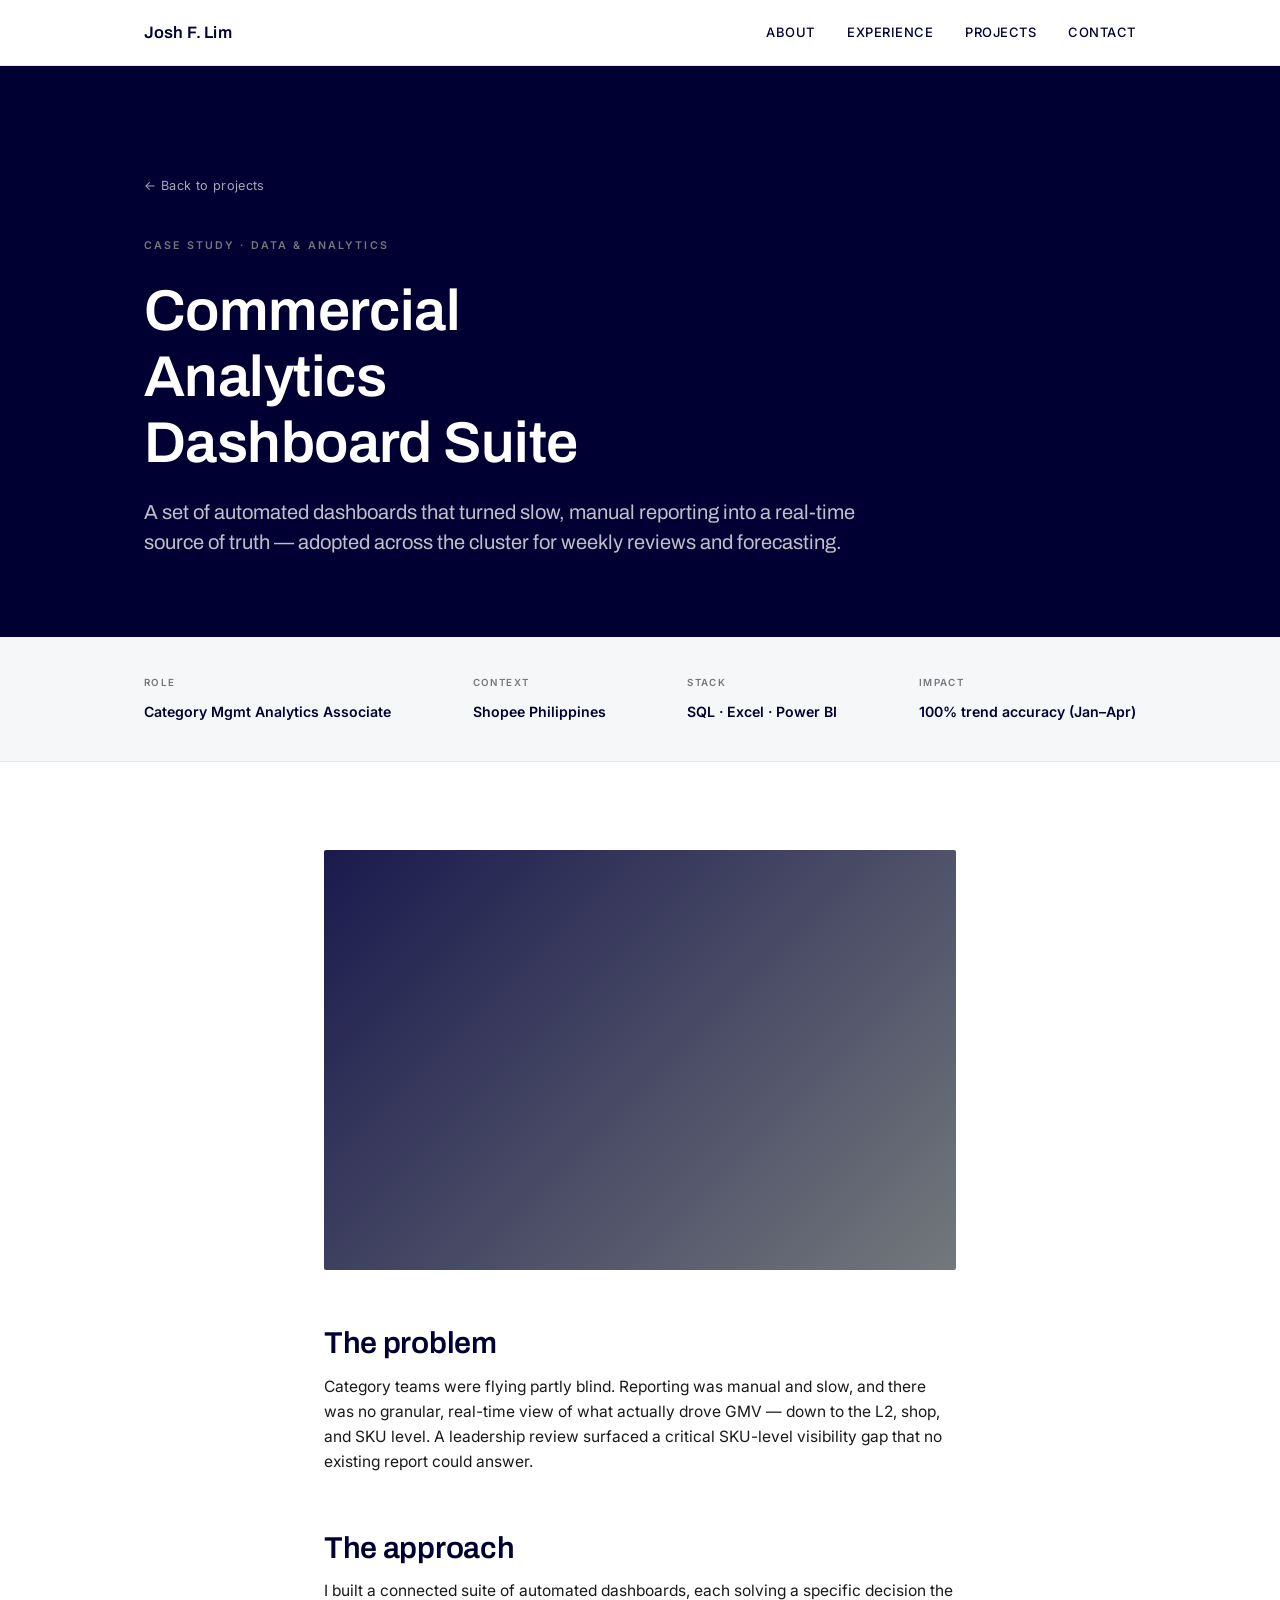
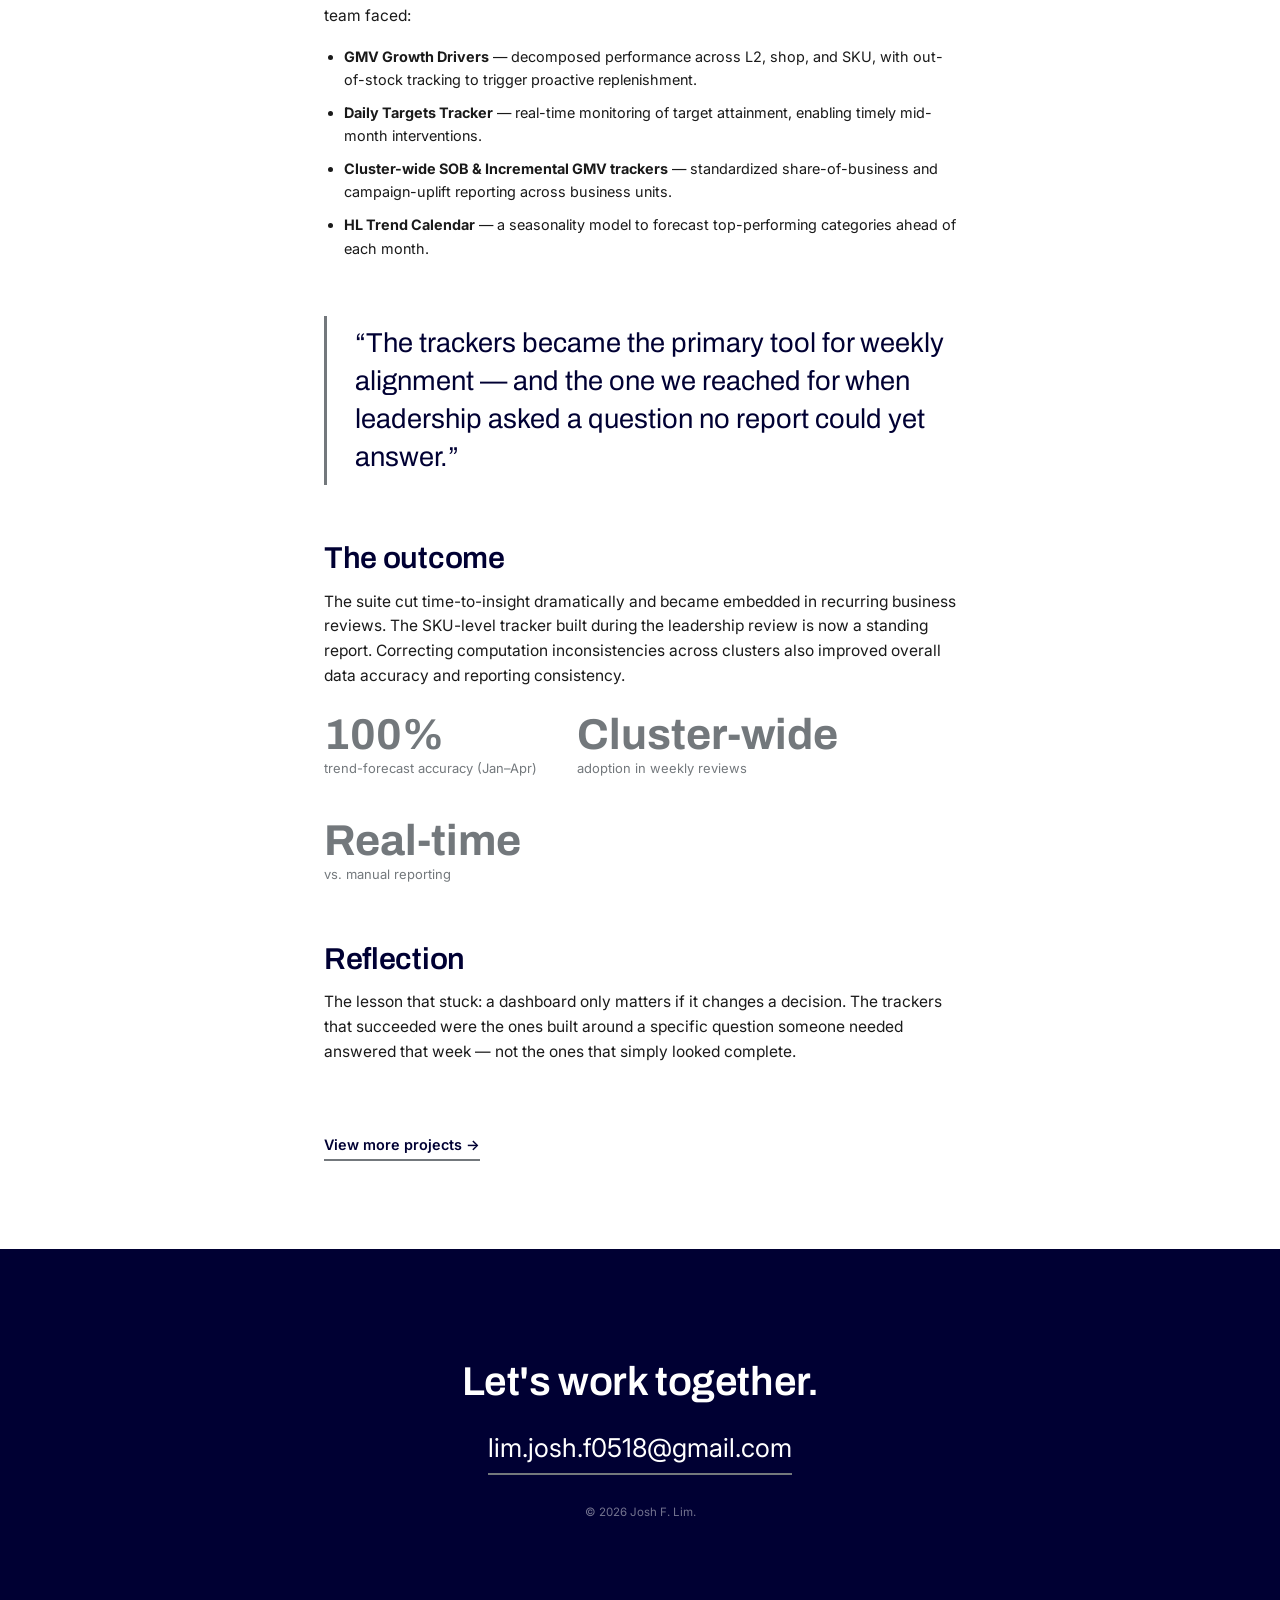
<file: case-study.html>
<!DOCTYPE html>
<html lang="en">
<head>
  <meta charset="UTF-8" />
  <meta name="viewport" content="width=device-width, initial-scale=1.0" />
  <title>Case Study — Commercial Analytics Dashboard Suite</title>
  <meta name="description" content="Case study: a suite of automated dashboards that became the cluster's source of truth at Shopee." />

  <link rel="preconnect" href="https://fonts.googleapis.com" />
  <link rel="preconnect" href="https://fonts.gstatic.com" crossorigin />
  <link href="https://fonts.googleapis.com/css2?family=Archivo:wght@600;700&family=Inter:wght@400;500;600&display=swap" rel="stylesheet" />

  <link rel="stylesheet" href="styles.css" />
  <link rel="stylesheet" href="case-study.css" />
</head>
<body>

  <header class="nav">
    <div class="nav__inner">
      <a href="index.html" class="nav__brand">Josh&nbsp;F.&nbsp;Lim</a>
      <nav class="nav__links">
        <a href="index.html#about">About</a>
        <a href="index.html#experience">Experience</a>
        <a href="index.html#projects">Projects</a>
        <a href="index.html#contact">Contact</a>
      </nav>
    </div>
  </header>

  <section class="cs-hero">
    <div class="container">
      <a class="cs-back" href="index.html#projects">← Back to projects</a>
      <span class="kicker">Case Study · Data &amp; Analytics</span>
      <h1>Commercial Analytics Dashboard Suite</h1>
      <p class="cs-hero__sub">A set of automated dashboards that turned slow, manual reporting into a real-time source of truth — adopted across the cluster for weekly reviews and forecasting.</p>
    </div>
  </section>

  <section class="cs-meta">
    <div class="container cs-meta__grid">
      <div><span>Role</span><p>Category Mgmt Analytics Associate</p></div>
      <div><span>Context</span><p>Shopee Philippines</p></div>
      <div><span>Stack</span><p>SQL · Excel · Power BI</p></div>
      <div><span>Impact</span><p>100% trend accuracy (Jan–Apr)</p></div>
    </div>
  </section>

  <article class="cs-body container">

    <div class="cs-figure cs-figure--lead"></div>

    <section class="cs-block">
      <h2>The problem</h2>
      <p>Category teams were flying partly blind. Reporting was manual and slow, and there was no granular, real-time view of what actually drove GMV — down to the L2, shop, and SKU level. A leadership review surfaced a critical SKU-level visibility gap that no existing report could answer.</p>
    </section>

    <section class="cs-block">
      <h2>The approach</h2>
      <p>I built a connected suite of automated dashboards, each solving a specific decision the team faced:</p>
      <ul class="cs-list">
        <li><strong>GMV Growth Drivers</strong> — decomposed performance across L2, shop, and SKU, with out-of-stock tracking to trigger proactive replenishment.</li>
        <li><strong>Daily Targets Tracker</strong> — real-time monitoring of target attainment, enabling timely mid-month interventions.</li>
        <li><strong>Cluster-wide SOB &amp; Incremental GMV trackers</strong> — standardized share-of-business and campaign-uplift reporting across business units.</li>
        <li><strong>HL Trend Calendar</strong> — a seasonality model to forecast top-performing categories ahead of each month.</li>
      </ul>
    </section>

    <blockquote class="cs-quote">
      “The trackers became the primary tool for weekly alignment — and the one we reached for when leadership asked a question no report could yet answer.”
    </blockquote>

    <section class="cs-block">
      <h2>The outcome</h2>
      <p>The suite cut time-to-insight dramatically and became embedded in recurring business reviews. The SKU-level tracker built during the leadership review is now a standing report. Correcting computation inconsistencies across clusters also improved overall data accuracy and reporting consistency.</p>
      <div class="cs-metrics">
        <div class="cs-metric"><strong>100%</strong><span>trend-forecast accuracy (Jan–Apr)</span></div>
        <div class="cs-metric"><strong>Cluster-wide</strong><span>adoption in weekly reviews</span></div>
        <div class="cs-metric"><strong>Real-time</strong><span>vs. manual reporting</span></div>
      </div>
    </section>

    <section class="cs-block">
      <h2>Reflection</h2>
      <p>The lesson that stuck: a dashboard only matters if it changes a decision. The trackers that succeeded were the ones built around a specific question someone needed answered that week — not the ones that simply looked complete.</p>
    </section>

    <a class="cs-next" href="index.html#projects">View more projects →</a>
  </article>

  <footer class="footer">
    <div class="container footer__inner">
      <h2>Let's work together.</h2>
      <a class="footer__mail" href="mailto:lim.josh.f0518@gmail.com">lim.josh.f0518@gmail.com</a>
      <p class="footer__copy">© <span id="year"></span> Josh F. Lim.</p>
    </div>
  </footer>

  <script>document.getElementById('year').textContent = new Date().getFullYear();</script>
</body>
</html>
</file>
<file: styles.css>
/* ===== McKinsey-inspired tokens ===== */
:root {
  --navy:   #000033;   /* deep near-black navy (primary) */
  --navy-2: #1A1A4D;   /* lighter navy panel */
  --blue:   #73787C;   /* muted grey accent */
  --white:  #FFFFFF;
  --paper:  #F6F7F8;   /* off-white section bg */
  --ink:    #1A1A1A;   /* body text on white */
  --grey:   #73787C;   /* muted text */
  --line:   #E4E6E8;   /* hairline dividers */

  --serif: 'Archivo', -apple-system, BlinkMacSystemFont, 'Segoe UI', sans-serif;  /* display sans */
  --sans:  'Inter', -apple-system, BlinkMacSystemFont, 'Segoe UI', sans-serif;    /* body sans */

  --maxw: 1120px;
  --pad:  clamp(20px, 5vw, 64px);
}

* { box-sizing: border-box; margin: 0; padding: 0; }

html { scroll-behavior: smooth; font-size: 90%; }  /* gentle global zoom-out from 16px → 14.4px base */

body {
  font-family: var(--sans);
  color: var(--ink);
  background: var(--white);
  line-height: 1.6;
  -webkit-font-smoothing: antialiased;
}

.container { max-width: var(--maxw); margin: 0 auto; padding: 0 var(--pad); }

h1, h2, h3 { font-family: var(--serif); font-weight: 600; line-height: 1.15; letter-spacing: -0.01em; }

/* ===== NAV ===== */
.nav {
  position: sticky; top: 0; z-index: 50;
  background: rgba(255,255,255,0.92);
  backdrop-filter: blur(8px);
  border-bottom: 1px solid var(--line);
}
.nav__inner {
  max-width: var(--maxw); margin: 0 auto; padding: 18px var(--pad);
  display: flex; align-items: center; justify-content: space-between;
}
.nav__brand {
  font-family: var(--serif); font-size: 1.15rem; font-weight: 600;
  color: var(--navy); text-decoration: none; letter-spacing: 0.01em;
}
.nav__links { display: flex; gap: 32px; }
.nav__links a {
  color: var(--navy); text-decoration: none; font-size: 0.9rem; font-weight: 500;
  letter-spacing: 0.04em; text-transform: uppercase; position: relative; padding: 4px 0;
}
.nav__links a::after {
  content: ''; position: absolute; left: 0; bottom: -2px; width: 0; height: 2px;
  background: var(--blue); transition: width .25s ease;
}
.nav__links a:hover::after { width: 100%; }
.nav__toggle { display: none; background: none; border: 0; font-size: 1.4rem; color: var(--navy); cursor: pointer; }

/* ===== HERO ===== */
.hero {
  background: var(--navy); color: var(--white);
  min-height: 58vh; display: flex; align-items: center; justify-content: center;
  text-align: center; padding: 64px var(--pad);
}
.hero__photo {
  width: 168px; height: 168px; border-radius: 50%; object-fit: cover;
  border: 3px solid rgba(255,255,255,0.15); margin: 0 auto 30px; display: block;
  background: var(--navy-2);
}
.hero__eyebrow {
  text-transform: uppercase; letter-spacing: 0.3em; font-size: 0.72rem;
  color: var(--blue); font-weight: 600; margin-bottom: 16px;
}
.hero__title { font-size: clamp(2.6rem, 7vw, 5rem); color: var(--white); }
.hero__role { margin-top: 16px; color: rgba(255,255,255,0.7); font-size: clamp(1rem, 2.2vw, 1.2rem); letter-spacing: 0.02em; }

/* ===== SECTION SHELL ===== */
.section { padding: clamp(64px, 9vw, 120px) 0; }
.section--about { background: var(--white); padding-bottom: clamp(40px, 5vw, 64px); }
.section--exp { background: var(--paper); border-top: 1px solid var(--line); border-bottom: 1px solid var(--line); }
.section--projects { background: var(--white); }

.section__head { margin-bottom: 40px; }
.kicker {
  display: inline-block; text-transform: uppercase; letter-spacing: 0.2em;
  font-size: 0.74rem; font-weight: 600; color: var(--blue); margin-bottom: 14px;
}
.section__head h2 { font-size: clamp(1.8rem, 4vw, 2.8rem); color: var(--navy); }

.lead { font-size: clamp(1.15rem, 2.4vw, 1.6rem); color: var(--ink); max-width: 760px; font-family: var(--serif); line-height: 1.45; }

/* ===== THREE PILLARS ===== */
.pillars { display: grid; grid-template-columns: repeat(3, 1fr); gap: 16px; margin-top: clamp(28px, 4vw, 44px); }
.pillar { padding: 26px 28px; border: 1px solid var(--line); border-radius: 6px; }
.pillar__num {
  font-family: var(--serif); font-size: 1.5rem; color: var(--navy); font-weight: 700;
  display: block; margin-bottom: 12px; letter-spacing: -0.01em;
}
.pillar h3 { font-size: 1.15rem; color: var(--navy); margin-bottom: 8px; }
.pillar p { color: var(--grey); font-size: 0.95rem; }
@media (max-width: 760px) {
  .pillars { grid-template-columns: 1fr; }
  .pillar { padding: 22px 24px; }
}

/* ===== EXPERIENCE + SKILLS ===== */
.exp__grid { display: grid; grid-template-columns: 1.8fr 1fr; gap: clamp(32px, 6vw, 80px); align-items: start; }

.timeline { list-style: none; position: relative; margin-top: 8px; padding-left: 28px; }
.timeline::before { content: ''; position: absolute; left: 6px; top: 6px; bottom: 6px; width: 2px; background: var(--line); }
.timeline__item { position: relative; padding-bottom: 38px; }
.timeline__item:last-child { padding-bottom: 0; }
.timeline__item::before {
  content: ''; position: absolute; left: -28px; top: 6px; width: 12px; height: 12px;
  border-radius: 50%; background: var(--white); border: 2px solid var(--blue);
}
.timeline__year { font-size: 0.8rem; font-weight: 600; letter-spacing: 0.08em; color: var(--blue); text-transform: uppercase; }
.timeline__item h3 { font-size: 1.3rem; color: var(--navy); margin: 6px 0 2px; }
.timeline__org { font-weight: 600; color: var(--grey); margin-bottom: 8px; font-size: 0.95rem; }
.timeline__item p { color: var(--grey); font-size: 0.98rem; }

.exp__side { position: static; }
.skill-group { margin-top: 18px; margin-bottom: 22px; }
.skill-group__label {
  font-family: var(--sans); font-size: 0.78rem; text-transform: uppercase;
  letter-spacing: 0.14em; color: var(--navy); font-weight: 600; margin-bottom: 10px;
}
.skills { display: flex; flex-wrap: wrap; gap: 10px; }

.edu { margin-top: 30px; padding-top: 26px; border-top: 1px solid var(--line); }
.edu__item { margin-top: 14px; }
.edu__item:first-of-type { margin-top: 16px; }
.edu__item h4 { font-family: var(--serif); font-size: 1rem; color: var(--navy); margin-bottom: 3px; }
.edu__item p { color: var(--grey); font-size: 0.88rem; }
.tag {
  background: var(--white); border: 1px solid var(--line); color: var(--navy);
  padding: 8px 16px; border-radius: 2px; font-size: 0.86rem; font-weight: 500;
  transition: border-color .2s, color .2s;
}
.tag:hover { border-color: var(--blue); color: var(--blue); }

/* ===== PROJECTS CAROUSEL ===== */
.carousel { position: relative; max-width: var(--maxw); margin: 8px auto 0; padding: 0 var(--pad); }
.carousel__track {
  display: flex; gap: 24px; overflow-x: auto; scroll-snap-type: x mandatory;
  scroll-behavior: smooth; padding: 8px 30px 24px; scroll-padding-inline: 30px; scrollbar-width: none;
}
.carousel__track::-webkit-scrollbar { display: none; }

.card {
  flex: 0 0 clamp(280px, 42vw, 380px); scroll-snap-align: start;
  text-decoration: none; color: var(--ink);
  border: 1px solid var(--line); background: var(--white);
  transition: transform .25s ease, box-shadow .25s ease;
  display: flex; flex-direction: column;
}
.card:hover { transform: translateY(-6px); box-shadow: 0 18px 40px rgba(5,28,44,0.12); }
.card__img { height: 200px; background: var(--navy-2); }
.card__img--1 { background: linear-gradient(135deg, #000033, #1A1A4D); }
.card__img--2 { background: linear-gradient(135deg, #1A1A4D, #73787C); }
.card__img--3 { background: linear-gradient(135deg, #14142E, #000033); }
.card__img--4 { background: linear-gradient(135deg, #73787C, #000033); }
.card__body { padding: 24px; }
.card__tag {
  display: inline-block; text-transform: uppercase; letter-spacing: 0.14em;
  font-size: 0.68rem; font-weight: 600; color: var(--blue); margin-bottom: 10px;
}
.card__body h3 { font-size: 1.3rem; color: var(--navy); margin-bottom: 8px; }
.card__body p { color: var(--grey); font-size: 0.92rem; }

.carousel__btn {
  position: absolute; top: 42%; z-index: 5; width: 44px; height: 44px; border-radius: 50%;
  border: 1px solid var(--line); background: var(--white); color: var(--navy);
  font-size: 1.4rem; cursor: pointer; display: grid; place-items: center;
  transition: background .2s, color .2s; box-shadow: 0 4px 14px rgba(5,28,44,0.1);
}
.carousel__btn:hover { background: var(--navy); color: var(--white); }
.carousel__btn--prev { left: calc(var(--pad) - 22px); }
.carousel__btn--next { right: calc(var(--pad) - 22px); }

/* ===== FOOTER ===== */
.footer { background: var(--navy); color: var(--white); padding: clamp(64px, 9vw, 110px) 0; text-align: center; }
.footer h2 { font-size: clamp(1.8rem, 4vw, 2.8rem); color: var(--white); }
.footer__mail {
  display: inline-block; margin: 22px 0 28px; color: var(--white);
  font-size: clamp(1.2rem, 3vw, 1.8rem); text-decoration: none; border-bottom: 2px solid var(--blue); padding-bottom: 4px;
}
.footer__links { display: flex; gap: 28px; justify-content: center; margin-bottom: 36px; }
.footer__links a { color: rgba(255,255,255,0.75); text-decoration: none; font-size: 0.9rem; letter-spacing: 0.06em; text-transform: uppercase; }
.footer__links a:hover { color: var(--blue); }
.footer__copy { color: rgba(255,255,255,0.45); font-size: 0.8rem; }

/* ===== REVEAL ANIMATION ===== */
.reveal { opacity: 0; transform: translateY(24px); transition: opacity .7s ease, transform .7s ease; }
.reveal.is-visible { opacity: 1; transform: none; }

/* ===== RESPONSIVE ===== */
@media (max-width: 820px) {
  .exp__grid { grid-template-columns: 1fr; }
  .exp__side { position: static; }
  .nav__links { display: none; }
  .nav__toggle { display: block; }
  .nav__links.is-open {
    display: flex; flex-direction: column; gap: 18px; position: absolute;
    top: 100%; left: 0; right: 0; background: var(--white); padding: 24px var(--pad);
    border-bottom: 1px solid var(--line);
  }
}
@media (prefers-reduced-motion: reduce) {
  .reveal { opacity: 1; transform: none; transition: none; }
  html { scroll-behavior: auto; }
}
</file>
<file: case-study.css>
/* ===== Case study page ===== */
.cs-hero {
  background: var(--navy); color: var(--white);
  padding: clamp(56px, 9vw, 110px) 0 clamp(48px, 7vw, 80px);
}
.cs-back { display: block; color: rgba(255,255,255,0.65); text-decoration: none; font-size: 0.88rem; margin-bottom: 36px; letter-spacing: 0.03em; }
.cs-back:hover { color: var(--blue); }
.cs-hero h1 { font-size: clamp(2.2rem, 6vw, 4rem); color: var(--white); margin: 10px 0 20px; max-width: 14ch; }
.cs-hero__sub { color: rgba(255,255,255,0.75); font-size: clamp(1.05rem, 2.4vw, 1.4rem); max-width: 60ch; font-family: var(--serif); line-height: 1.5; }

.cs-meta { background: var(--paper); border-bottom: 1px solid var(--line); }
.cs-meta__grid { display: flex; flex-wrap: wrap; justify-content: space-between; gap: 28px 40px; padding-top: 38px; padding-bottom: 38px; }
.cs-meta__grid > div { flex: 0 1 auto; }
.cs-meta__grid span { display: block; text-transform: uppercase; letter-spacing: 0.14em; font-size: 0.68rem; color: var(--blue); font-weight: 600; margin-bottom: 10px; }
.cs-meta__grid p { color: var(--navy); font-weight: 600; font-size: 0.98rem; }

.cs-body { max-width: 760px; padding-top: clamp(48px, 7vw, 88px); padding-bottom: clamp(48px, 7vw, 88px); }
.cs-block { margin-bottom: clamp(36px, 5vw, 56px); }
.cs-block h2 { font-size: clamp(1.5rem, 3.4vw, 2.1rem); color: var(--navy); margin-bottom: 14px; }
.cs-block p { color: var(--ink); font-size: 1.08rem; }
.cs-list { margin: 16px 0 0 20px; color: var(--ink); }
.cs-list li { margin-bottom: 10px; }

.cs-figure { height: clamp(220px, 38vw, 420px); background: linear-gradient(135deg, #000033, #1A1A4D); border-radius: 2px; margin-bottom: clamp(36px, 5vw, 56px); }
.cs-figure--lead { background: linear-gradient(135deg, #1A1A4D, #73787C); }

.cs-quote {
  border-left: 3px solid var(--blue); padding: 8px 0 8px 28px; margin: 8px 0 clamp(36px, 5vw, 56px);
  font-family: var(--serif); font-size: clamp(1.3rem, 3vw, 1.9rem); color: var(--navy); line-height: 1.4;
}

.cs-metrics { display: flex; flex-wrap: wrap; gap: 40px; margin-top: 24px; }
.cs-metric strong { display: block; font-family: var(--serif); font-size: clamp(2rem, 5vw, 3rem); color: var(--blue); line-height: 1; }
.cs-metric span { color: var(--grey); font-size: 0.9rem; }

.cs-next { display: inline-block; margin-top: 12px; color: var(--navy); font-weight: 600; text-decoration: none; border-bottom: 2px solid var(--blue); padding-bottom: 3px; }

@media (max-width: 700px) {
  .cs-meta__grid { grid-template-columns: repeat(2, 1fr); }
}
</file>
